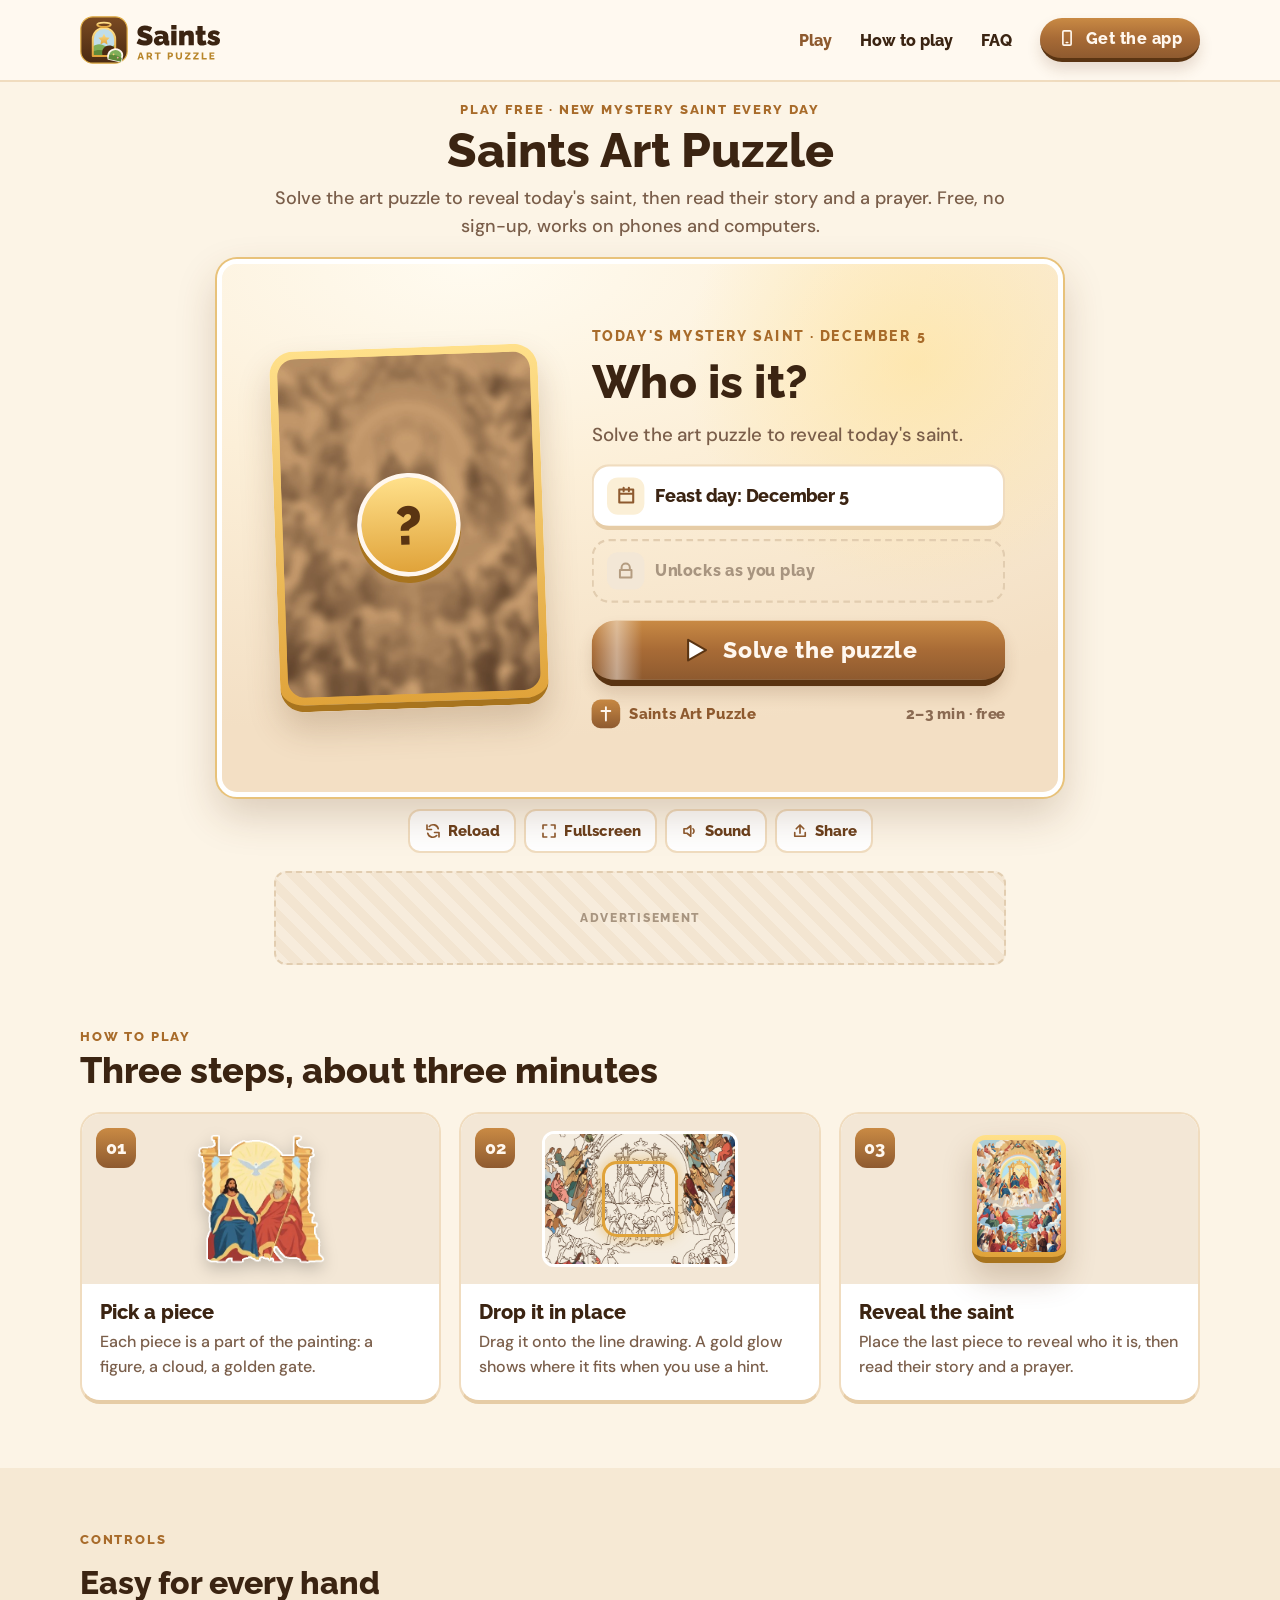
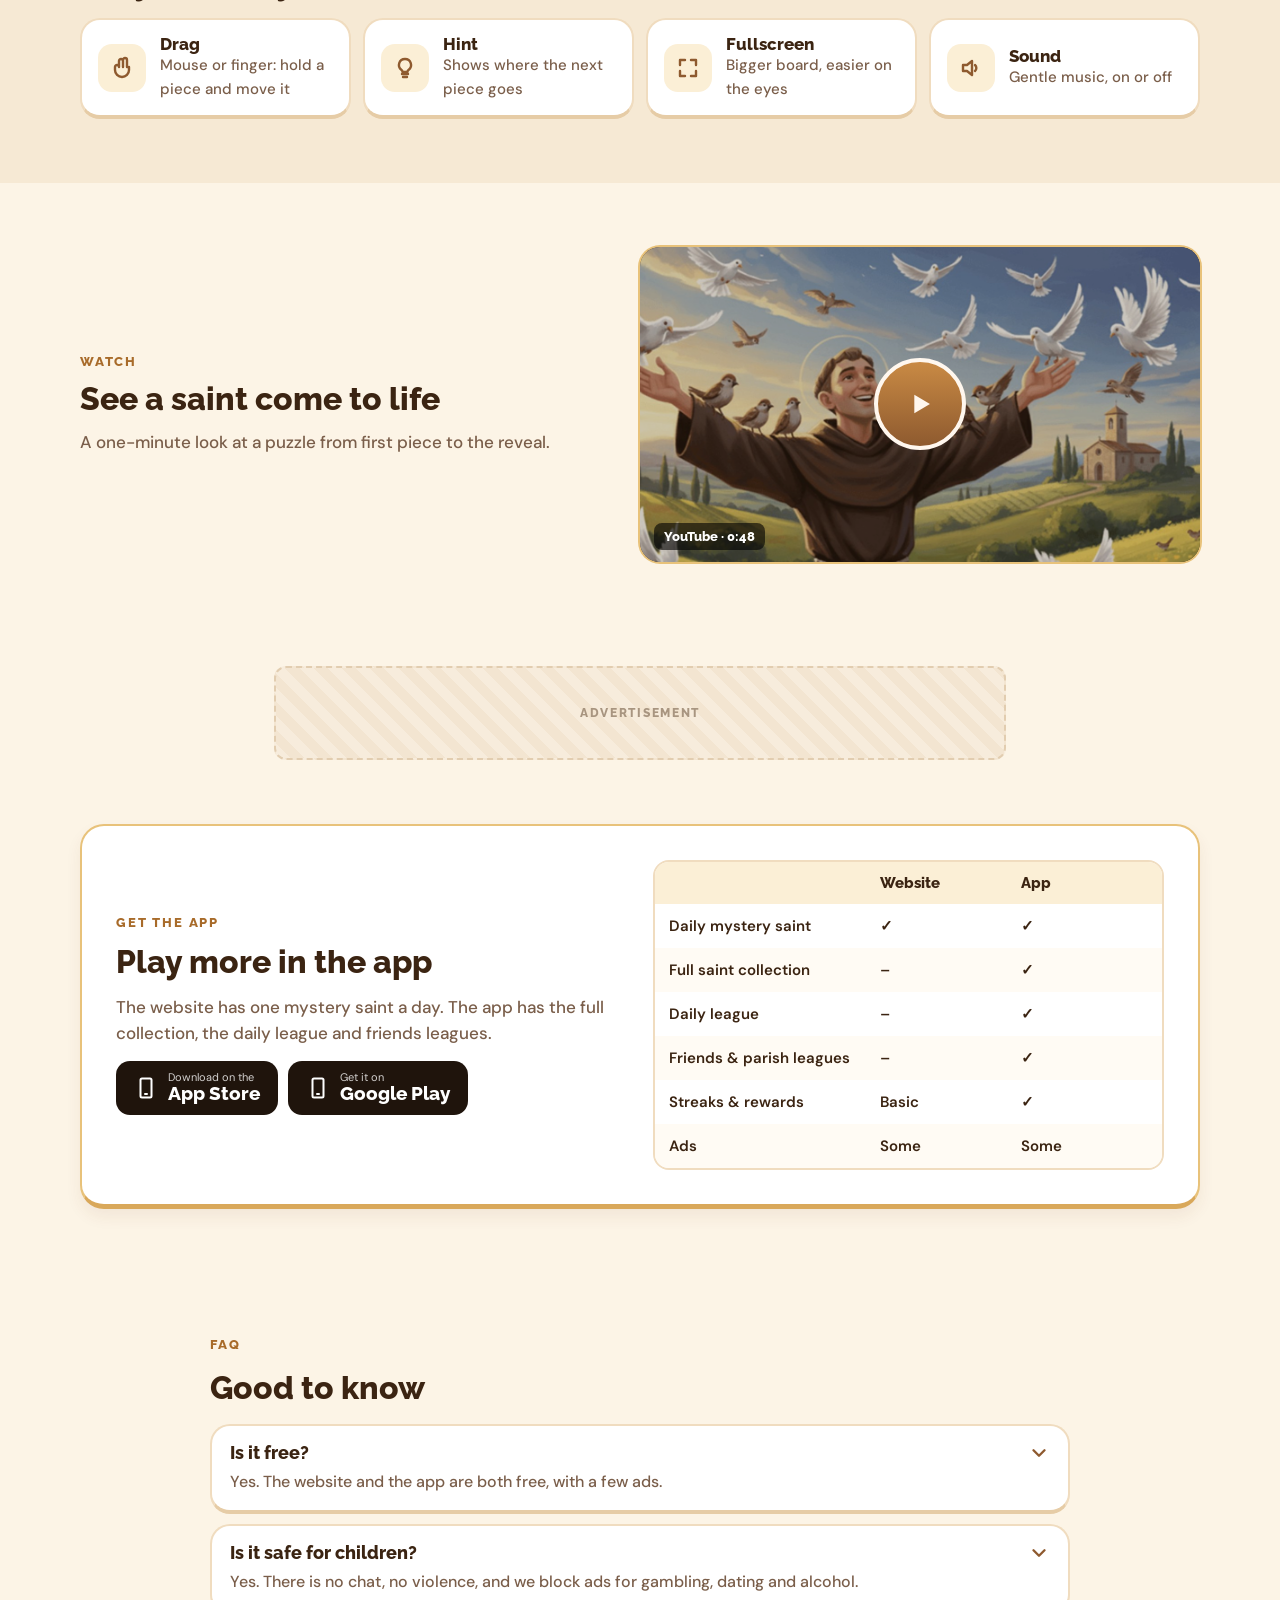
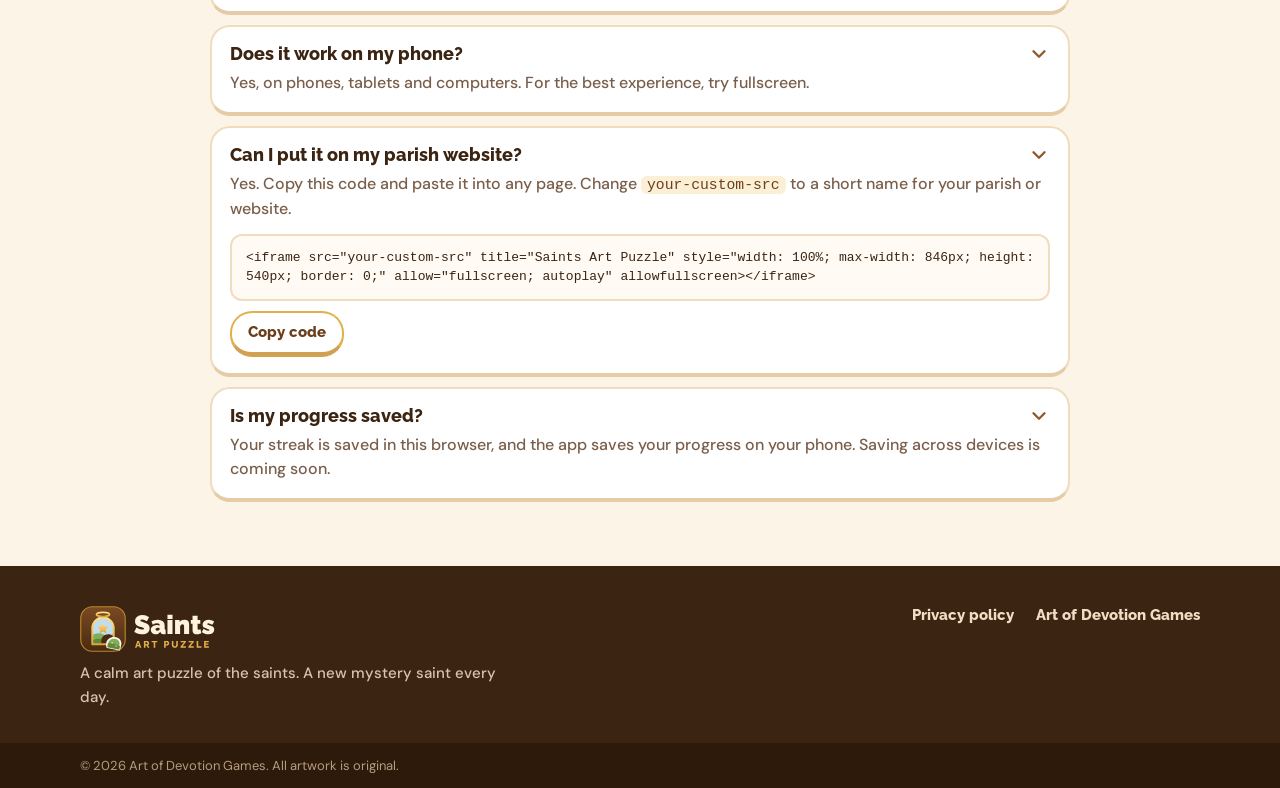
<file: index.html>
<!doctype html>
<html lang="en">
<head>
  <meta charset="utf-8">
  <meta name="viewport" content="width=device-width, initial-scale=1">
  <title>Saints Art Puzzle · A new mystery saint every day</title>
  <meta name="description" content="Solve the art puzzle to reveal today's saint, then read their story and a prayer. Free, no sign-up, works on phones and computers.">
  <meta name="theme-color" content="#FFF9F0">
  <link rel="icon" href="assets/img/favicon.svg" type="image/svg+xml">

  <!-- Google AdSense. Ad units are filled in by js/main.js (data-adsense-slot on each .ad). -->
  <meta name="google-adsense-account" content="ca-pub-1717848471250551">
  <script async src="https://pagead2.googlesyndication.com/pagead/js/adsbygoogle.js?client=ca-pub-1717848471250551"
       crossorigin="anonymous"></script>
  
  <link rel="canonical" href="https://www.saintsartpuzzle.com/">

  <!-- Link previews (WhatsApp, Facebook, X, iMessage…). Image URLs must be absolute. -->
  <meta property="og:type" content="website">
  <meta property="og:site_name" content="Saints Art Puzzle">
  <meta property="og:url" content="https://www.saintsartpuzzle.com/">
  <meta property="og:title" content="Saints Art Puzzle">
  <meta property="og:description" content="Solve the art puzzle to reveal today's saint, then read their story and a prayer.">
  <meta property="og:image" content="https://www.saintsartpuzzle.com/assets/img/video-thumb.jpg">
  <meta property="og:image:width" content="1400">
  <meta property="og:image:height" content="701">
  <meta property="og:image:alt" content="A saint with outstretched arms surrounded by birds, from Saints Art Puzzle">
  <meta name="twitter:card" content="summary_large_image">

  <link rel="preconnect" href="https://fonts.googleapis.com">
  <link rel="preconnect" href="https://fonts.gstatic.com" crossorigin>
  <link rel="stylesheet" href="https://fonts.googleapis.com/css2?family=DM+Sans:wght@500;600;700;800&family=Raleway:wght@700;800;900&display=swap">
  <link rel="stylesheet" href="css/styles.css">
  <script src="js/main.js" defer></script>
</head>
<body>

<!-- Icon sprite. Paths copied from the design export. -->
<svg width="0" height="0" style="position:absolute" aria-hidden="true">
  <symbol id="i-phone" viewBox="0 0 24 24"><path d="M8 2.5h8a1.5 1.5 0 0 1 1.5 1.5v16a1.5 1.5 0 0 1-1.5 1.5H8A1.5 1.5 0 0 1 6.5 20V4A1.5 1.5 0 0 1 8 2.5zM11 18h2"/></symbol>
  <symbol id="i-calendar" viewBox="0 0 24 24"><path d="M4 5h16v15H4zM4 10h16M9 3v4M15 3v4"/></symbol>
  <symbol id="i-lock" viewBox="0 0 24 24"><path d="M7 11V8a5 5 0 0 1 10 0v3M5 11h14v9H5z"/></symbol>
  <symbol id="i-play-cta" viewBox="0 0 24 24"><path d="M7 4.5l13 7.5-13 7.5z" fill="#FFFFFF" stroke="#5A3412" stroke-width="1.5" stroke-linejoin="round"/></symbol>
  <symbol id="i-play" viewBox="0 0 24 24"><path d="M8 5.5l11 6.5-11 6.5z" fill="#FFF7EE" stroke="none"/></symbol>
  <symbol id="i-cross" viewBox="0 0 24 24"><path d="M12 3v18M6 8h12"/></symbol>
  <symbol id="i-reload" viewBox="0 0 24 24"><path d="M4 4v6h6M20 20v-6h-6M5 15a7 7 0 0 0 12 3M19 9A7 7 0 0 0 7 6"/></symbol>
  <symbol id="i-fullscreen" viewBox="0 0 24 24"><path d="M4 9V4h5M20 9V4h-5M4 15v5h5M20 15v5h-5"/></symbol>
  <symbol id="i-sound" viewBox="0 0 24 24"><path d="M4 9v6h4l5 4V5L8 9zM16 9a4 4 0 0 1 0 6"/></symbol>
  <symbol id="i-sound-off" viewBox="0 0 24 24"><path d="M4 9v6h4l5 4V5L8 9zM16.5 9.5l5 5M21.5 9.5l-5 5"/></symbol>
  <symbol id="i-share" viewBox="0 0 24 24"><path d="M12 15V4M7 9l5-5 5 5M5 14v5h14v-5"/></symbol>
  <symbol id="i-drag" viewBox="0 0 24 24"><path d="M9 11V5a2 2 0 0 1 4 0v6M13 10V4a2 2 0 0 1 4 0v7M9 11a2 2 0 0 0-4 0v3a7 7 0 0 0 14 0v-3"/></symbol>
  <symbol id="i-hint" viewBox="0 0 24 24"><path d="M9 18h6M10 21h4M12 3a6 6 0 0 0-3.5 10.9c.6.5 1 1.2 1 2.1h5c0-.9.4-1.6 1-2.1A6 6 0 0 0 12 3z"/></symbol>
  <symbol id="i-chevron" viewBox="0 0 24 24"><path d="M6 9l6 6 6-6"/></symbol>
  <symbol id="i-menu" viewBox="0 0 24 24"><path d="M4 7h16M4 12h16M4 17h16"/></symbol>
  <symbol id="i-close" viewBox="0 0 24 24"><path d="M6 6l12 12M18 6L6 18"/></symbol>
</svg>

<a class="skip-link" href="#play">Skip to the puzzle</a>

<header class="site-header">
  <div class="site-header__inner">
    <a class="site-header__logo" href="./" aria-label="Saints Art Puzzle home">
      <img src="assets/img/logo.svg" alt="Saints Art Puzzle" width="145" height="48">
    </a>

    <button class="menu-toggle" type="button" aria-expanded="false" aria-controls="site-nav" aria-label="Open menu">
      <svg class="icon" width="28" height="28"><use href="#i-menu"/></svg>
    </button>

    <nav class="site-nav" id="site-nav" aria-label="Main">
      <a class="site-nav__link is-current" href="#play">Play</a>
      <a class="site-nav__link" href="#how-to-play">How to play</a>
      <a class="site-nav__link" href="#faq">FAQ</a>
      <a class="btn btn--primary btn--sm" href="#get-the-app">
        <svg class="icon" width="18" height="18"><use href="#i-phone"/></svg>
        Get the app
      </a>
    </nav>
  </div>
</header>

<main>
  <!-- ============ HERO / GAME ============ -->
  <div class="hero" id="play">
    <div class="hero__intro">
      <p class="eyebrow">PLAY FREE · NEW MYSTERY SAINT EVERY DAY</p>
      <h1 class="hero__title">Saints Art Puzzle</h1>
      <p class="hero__lede">Solve the art puzzle to reveal today's saint, then read their story and a prayer. Free, no sign-up, works on phones and computers.</p>
    </div>

    <div class="game">
      <!--
        GAME EMBED: set data-game-src to the game's URL.
        The iframe is only created when the player presses "Solve the puzzle".
      -->
      <div class="game__frame" id="game-frame" data-game-src="https://play.saintsartpuzzle.com/?partner=main">
        <div class="launcher" id="launcher">
          <div class="launcher__glow" aria-hidden="true"></div>
          <div class="launcher__body">
            <div class="launcher__art">
              <div class="launcher__art-inner">
                <img src="assets/img/mystery-saint.jpg" alt="Hidden saint" width="230" height="308">
                <span class="launcher__q" aria-hidden="true">?</span>
              </div>
            </div>

            <div class="launcher__info">
              <p class="launcher__eyebrow">TODAY'S MYSTERY SAINT · <span data-date="long-upper">NOVEMBER 1</span></p>
              <h2 class="launcher__title">Who is it?</h2>
              <p class="launcher__desc launcher__desc--desktop">Solve the art puzzle to reveal today's saint.</p>
              <p class="launcher__desc launcher__desc--mobile">Today's mystery saint · <span data-date="short">Nov 1</span></p>

              <div class="launcher__rows">
                <div class="launcher__row">
                  <span class="launcher__row-icon"><svg class="icon icon--b24" width="19" height="19"><use href="#i-calendar"/></svg></span>
                  <span>Feast day: <span data-date="long">November 1</span></span>
                </div>
                <div class="launcher__row launcher__row--locked">
                  <span class="launcher__row-icon"><svg class="icon icon--b24" width="18" height="18"><use href="#i-lock"/></svg></span>
                  Unlocks as you play
                </div>
              </div>

              <button class="btn btn--primary btn--cta" type="button" data-action="start">
                <span class="btn__shine" aria-hidden="true"></span>
                <svg class="icon" width="30" height="30"><use href="#i-play-cta"/></svg>
                Solve the puzzle
              </button>

              <div class="launcher__brand">
                <span class="launcher__brand-name">
                  <span class="launcher__brand-mark"><svg class="icon icon--b26" width="16" height="16"><use href="#i-cross"/></svg></span>
                  Saints Art Puzzle
                </span>
                <span class="launcher__brand-meta">2–3 min · free</span>
              </div>
            </div>
          </div>
        </div>

        <button class="game__exit" type="button" data-action="exit-fullscreen" aria-label="Exit fullscreen">
          <svg class="icon icon--b24" width="22" height="22"><use href="#i-close"/></svg>
        </button>
      </div>

      <div class="game__tools">
        <button class="tool tool--desktop" type="button" data-action="reload">
          <svg class="icon" width="18" height="18"><use href="#i-reload"/></svg>Reload
        </button>
        <button class="tool" type="button" data-action="fullscreen">
          <svg class="icon" width="18" height="18"><use href="#i-fullscreen"/></svg>Fullscreen
        </button>
        <button class="tool tool--desktop" type="button" data-action="sound" aria-pressed="true">
          <svg class="icon" width="18" height="18"><use href="#i-sound"/></svg>Sound
        </button>
        <button class="tool" type="button" data-action="share">
          <svg class="icon" width="18" height="18"><use href="#i-share"/></svg>Share
        </button>
      </div>
    </div>

    <div class="ad ad--hero-bottom" data-ad-slot="hero-bottom" data-adsense-slot="4290111015" aria-hidden="true">ADVERTISEMENT</div>
  </div>

  <!-- ============ HOW TO PLAY ============ -->
  <section class="section" id="how-to-play" aria-labelledby="how-title">
    <div class="container stack-22">
      <div class="section__head">
        <p class="eyebrow">HOW TO PLAY</p>
        <h2 class="h2 h2--lg" id="how-title">Three steps, about three minutes</h2>
      </div>

      <ol class="steps">
        <li class="card step">
          <div class="step__media">
            <img class="step__piece" src="assets/img/puzzle-piece.png" alt="" width="128" height="130">
            <span class="step__num">01</span>
          </div>
          <div class="step__body">
            <h3 class="step__title">Pick a piece</h3>
            <p class="body-text">Each piece is a part of the painting: a figure, a cloud, a golden gate.</p>
          </div>
        </li>
        <li class="card step">
          <div class="step__media">
            <div class="step__board">
              <img src="assets/img/puzzle-board.jpg" alt="" width="190" height="254">
              <span class="step__hint" aria-hidden="true"></span>
            </div>
            <span class="step__num">02</span>
          </div>
          <div class="step__body">
            <h3 class="step__title">Drop it in place</h3>
            <p class="body-text">Drag it onto the line drawing. A gold glow shows where it fits when you use a hint.</p>
          </div>
        </li>
        <li class="card step">
          <div class="step__media">
            <div class="step__reveal">
              <img src="assets/img/revealed-saint.jpg" alt="" width="84" height="112">
            </div>
            <span class="step__num">03</span>
          </div>
          <div class="step__body">
            <h3 class="step__title">Reveal the saint</h3>
            <p class="body-text">Place the last piece to reveal who it is, then read their story and a prayer.</p>
          </div>
        </li>
      </ol>
    </div>
  </section>

  <!-- ============ CONTROLS ============ -->
  <section class="section section--band" aria-labelledby="controls-title">
    <div class="container stack-18">
      <p class="eyebrow">CONTROLS</p>
      <h2 class="h2" id="controls-title">Easy for every hand</h2>

      <ul class="controls">
        <li class="card control">
          <span class="control__icon"><svg class="icon icon--b24" width="24" height="24"><use href="#i-drag"/></svg></span>
          <div>
            <h3 class="control__title">Drag</h3>
            <p class="body-text body-text--sm">Mouse or finger: hold a piece and move it</p>
          </div>
        </li>
        <li class="card control">
          <span class="control__icon"><svg class="icon icon--b24" width="24" height="24"><use href="#i-hint"/></svg></span>
          <div>
            <h3 class="control__title">Hint</h3>
            <p class="body-text body-text--sm">Shows where the next piece goes</p>
          </div>
        </li>
        <li class="card control">
          <span class="control__icon"><svg class="icon icon--b24" width="24" height="24"><use href="#i-fullscreen"/></svg></span>
          <div>
            <h3 class="control__title">Fullscreen</h3>
            <p class="body-text body-text--sm">Bigger board, easier on the eyes</p>
          </div>
        </li>
        <li class="card control">
          <span class="control__icon"><svg class="icon icon--b24" width="24" height="24"><use href="#i-sound"/></svg></span>
          <div>
            <h3 class="control__title">Sound</h3>
            <p class="body-text body-text--sm">Gentle music, on or off</p>
          </div>
        </li>
      </ul>
    </div>
  </section>

  <!-- ============ WATCH ============ -->
  <section class="section" aria-labelledby="watch-title">
    <div class="container watch">
      <div class="watch__text">
        <p class="eyebrow">WATCH</p>
        <h2 class="h2" id="watch-title">See a saint come to life</h2>
        <p class="body-text body-text--lg">A one-minute look at a puzzle from first piece to the reveal.</p>
      </div>

      <!-- VIDEO: set data-youtube-id to the YouTube video ID. -->
      <div class="video" data-youtube-id="VvGfXa8Ahf0">
        <button class="video__poster" type="button" data-action="play-video" aria-label="Play video: how to play Saints Art Puzzle">
          <img src="assets/img/video-thumb.jpg" alt="" width="560" height="315" loading="lazy">
          <span class="video__shade" aria-hidden="true"></span>
          <span class="video__play" aria-hidden="true"><svg class="icon" width="34" height="34"><use href="#i-play"/></svg></span>
          <span class="video__badge">YouTube · 0:48</span>
        </button>
      </div>
    </div>
  </section>

  <div class="ad-wrap">
    <div class="ad ad--mid" data-ad-slot="mid" data-adsense-slot="8030045473" aria-hidden="true">ADVERTISEMENT</div>
  </div>

  <!-- ============ GET THE APP ============ -->
  <section class="section" id="get-the-app" aria-labelledby="app-title">
    <div class="container">
      <div class="app-card">
        <div class="app-card__text">
          <p class="eyebrow">GET THE APP</p>
          <h2 class="h2" id="app-title">Play more in the app</h2>
          <p class="body-text body-text--lg">The website has one mystery saint a day. The app has the full collection, the daily league and friends leagues.</p>
          <div class="stores">
            <a class="store" href="https://apps.apple.com/us/app/saints-art-puzzle/id6759738917" target="_blank" rel="noopener">
              <svg class="icon" width="24" height="24"><use href="#i-phone"/></svg>
              <span class="store__label"><span class="store__small">Download on the</span><span class="store__big">App Store</span></span>
            </a>
            <a class="store" href="https://play.google.com/store/apps/details?id=com.artofdevotiongames.saintsartpuzzle" target="_blank" rel="noopener">
              <svg class="icon" width="24" height="24"><use href="#i-phone"/></svg>
              <span class="store__label"><span class="store__small">Get it on</span><span class="store__big">Google Play</span></span>
            </a>
          </div>
        </div>

        <table class="compare">
          <caption class="visually-hidden">Website compared with the app</caption>
          <thead>
            <tr><td></td><th scope="col">Website</th><th scope="col">App</th></tr>
          </thead>
          <tbody>
            <tr><th scope="row">Daily mystery saint</th><td><span aria-hidden="true">✓</span><span class="visually-hidden">Yes</span></td><td><span aria-hidden="true">✓</span><span class="visually-hidden">Yes</span></td></tr>
            <tr><th scope="row">Full saint collection</th><td><span aria-hidden="true">–</span><span class="visually-hidden">No</span></td><td><span aria-hidden="true">✓</span><span class="visually-hidden">Yes</span></td></tr>
            <tr><th scope="row">Daily league</th><td><span aria-hidden="true">–</span><span class="visually-hidden">No</span></td><td><span aria-hidden="true">✓</span><span class="visually-hidden">Yes</span></td></tr>
            <tr><th scope="row">Friends &amp; parish leagues</th><td><span aria-hidden="true">–</span><span class="visually-hidden">No</span></td><td><span aria-hidden="true">✓</span><span class="visually-hidden">Yes</span></td></tr>
            <tr><th scope="row">Streaks &amp; rewards</th><td>Basic</td><td><span aria-hidden="true">✓</span><span class="visually-hidden">Yes</span></td></tr>
            <tr><th scope="row">Ads</th><td>Some</td><td>Some</td></tr>
          </tbody>
        </table>
      </div>
    </div>
  </section>

  <!-- ============ FAQ ============ -->
  <section class="section" id="faq" aria-labelledby="faq-title">
    <div class="container container--narrow stack-18">
      <p class="eyebrow">FAQ</p>
      <h2 class="h2" id="faq-title">Good to know</h2>

      <div class="faq">
        <details class="card faq__item" open>
          <summary>Is it free?<svg class="icon icon--b26" width="22" height="22"><use href="#i-chevron"/></svg></summary>
          <p class="body-text">Yes. The website and the app are both free, with a few ads.</p>
        </details>
        <details class="card faq__item" open>
          <summary>Is it safe for children?<svg class="icon icon--b26" width="22" height="22"><use href="#i-chevron"/></svg></summary>
          <p class="body-text">Yes. There is no chat, no violence, and we block ads for gambling, dating and alcohol.</p>
        </details>
        <details class="card faq__item" open>
          <summary>Does it work on my phone?<svg class="icon icon--b26" width="22" height="22"><use href="#i-chevron"/></svg></summary>
          <p class="body-text">Yes, on phones, tablets and computers. For the best experience, try fullscreen.</p>
        </details>
        <details class="card faq__item" open>
          <summary>Can I put it on my parish website?<svg class="icon icon--b26" width="22" height="22"><use href="#i-chevron"/></svg></summary>
          <p class="body-text">Yes. Copy this code and paste it into any page. Change <code>your-custom-src</code> to a short name for your parish or website.</p>
          <div class="embed">
            <pre class="embed__code" id="embed-code"><code>&lt;iframe src="your-custom-src" title="Saints Art Puzzle" style="width: 100%; max-width: 846px; height: 540px; border: 0;" allow="fullscreen; autoplay" allowfullscreen&gt;&lt;/iframe&gt;</code></pre>
            <button class="btn btn--outline embed__copy" type="button" data-action="copy-embed">Copy code</button>
          </div>
        </details>
        <details class="card faq__item" open>
          <summary>Is my progress saved?<svg class="icon icon--b26" width="22" height="22"><use href="#i-chevron"/></svg></summary>
          <p class="body-text">Your streak is saved in this browser, and the app saves your progress on your phone. Saving across devices is coming soon.</p>
        </details>
      </div>
    </div>
  </section>
</main>

<footer class="site-footer">
  <div class="container site-footer__inner">
    <div class="site-footer__brand">
      <img src="assets/img/logo-dark.svg" alt="Saints Art Puzzle" width="139" height="46" loading="lazy">
      <p>A calm art puzzle of the saints. A new mystery saint every day.</p>
    </div>
    <nav class="site-footer__links" aria-label="Footer">
      <a href="privacy.html">Privacy policy</a>
      <a href="https://www.artofdevotiongames.com/" target="_blank" rel="noopener">Art of Devotion Games</a>
    </nav>
  </div>
  <div class="site-footer__legal">
    <div class="container">© <span data-year>2026</span> Art of Devotion Games. All artwork is original.</div>
  </div>
</footer>

<div class="toast" id="toast" role="status" aria-live="polite"></div>

</body>
</html>
</file>
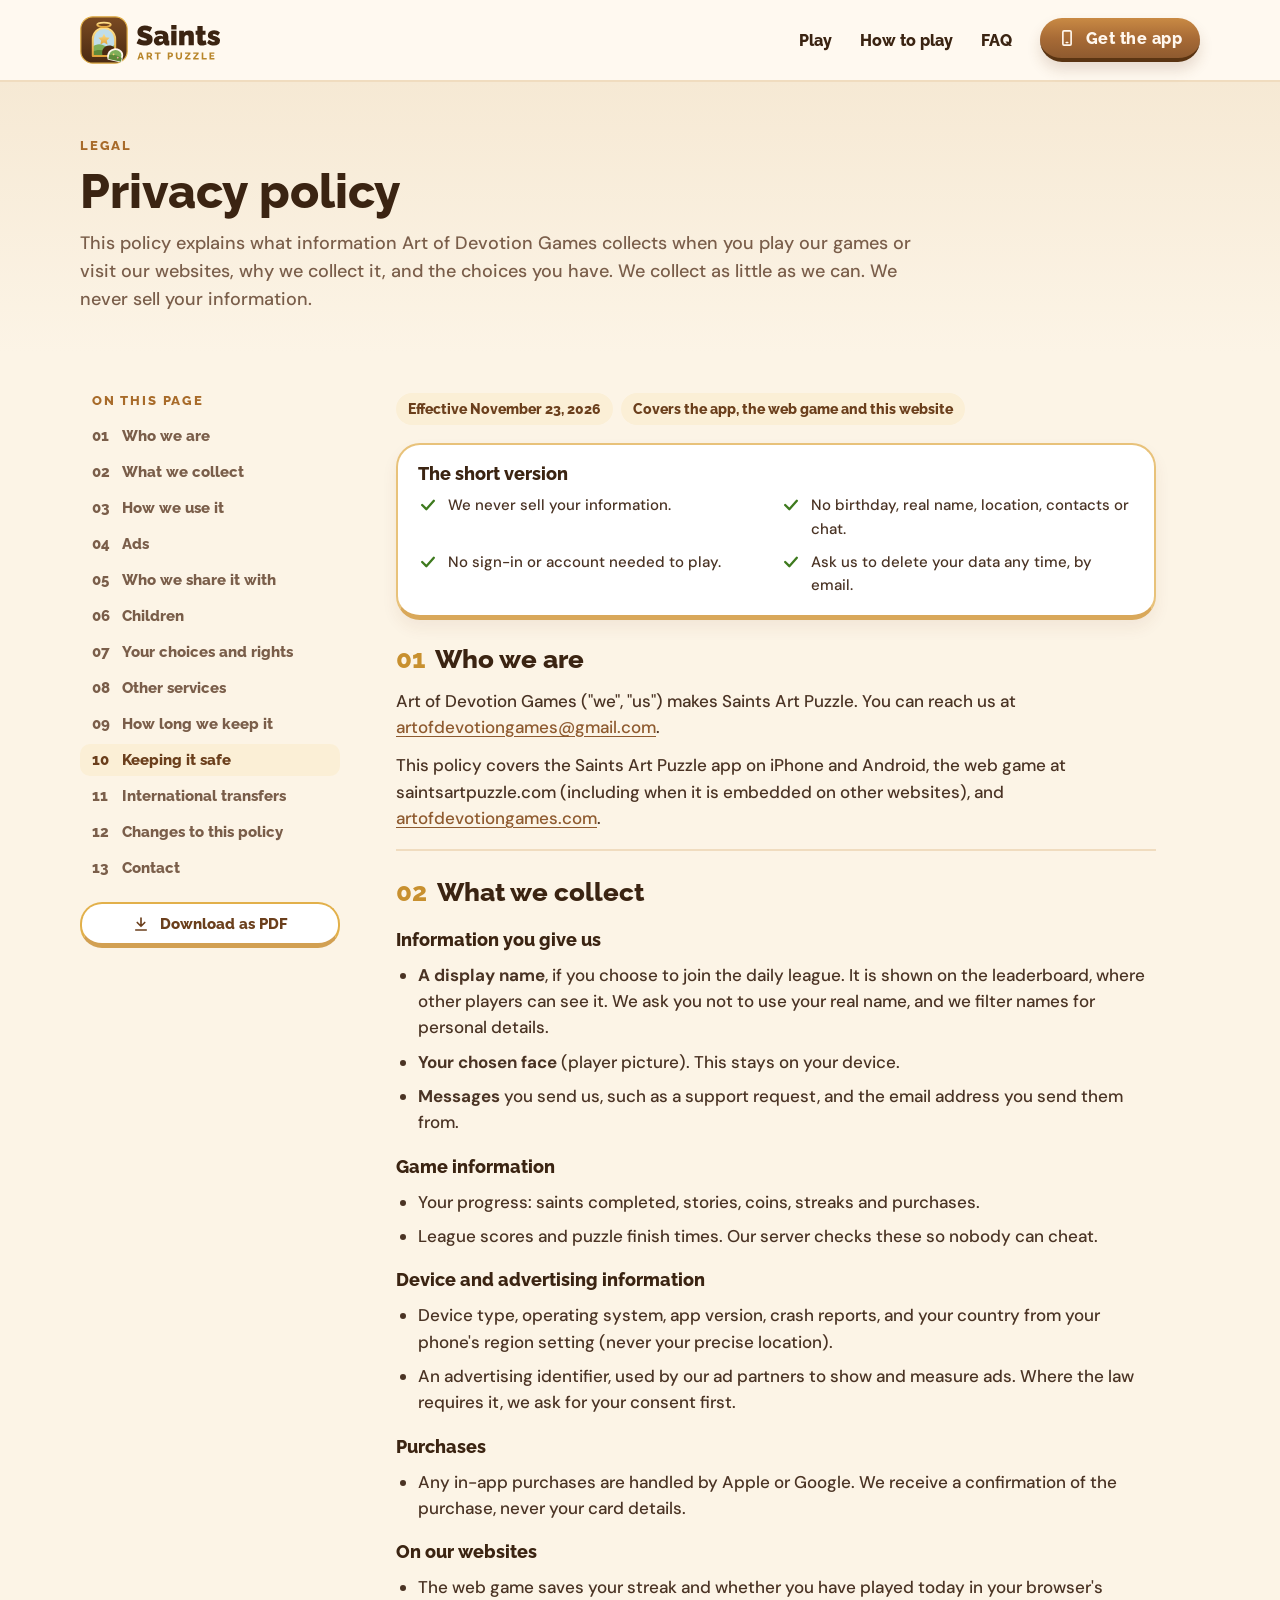
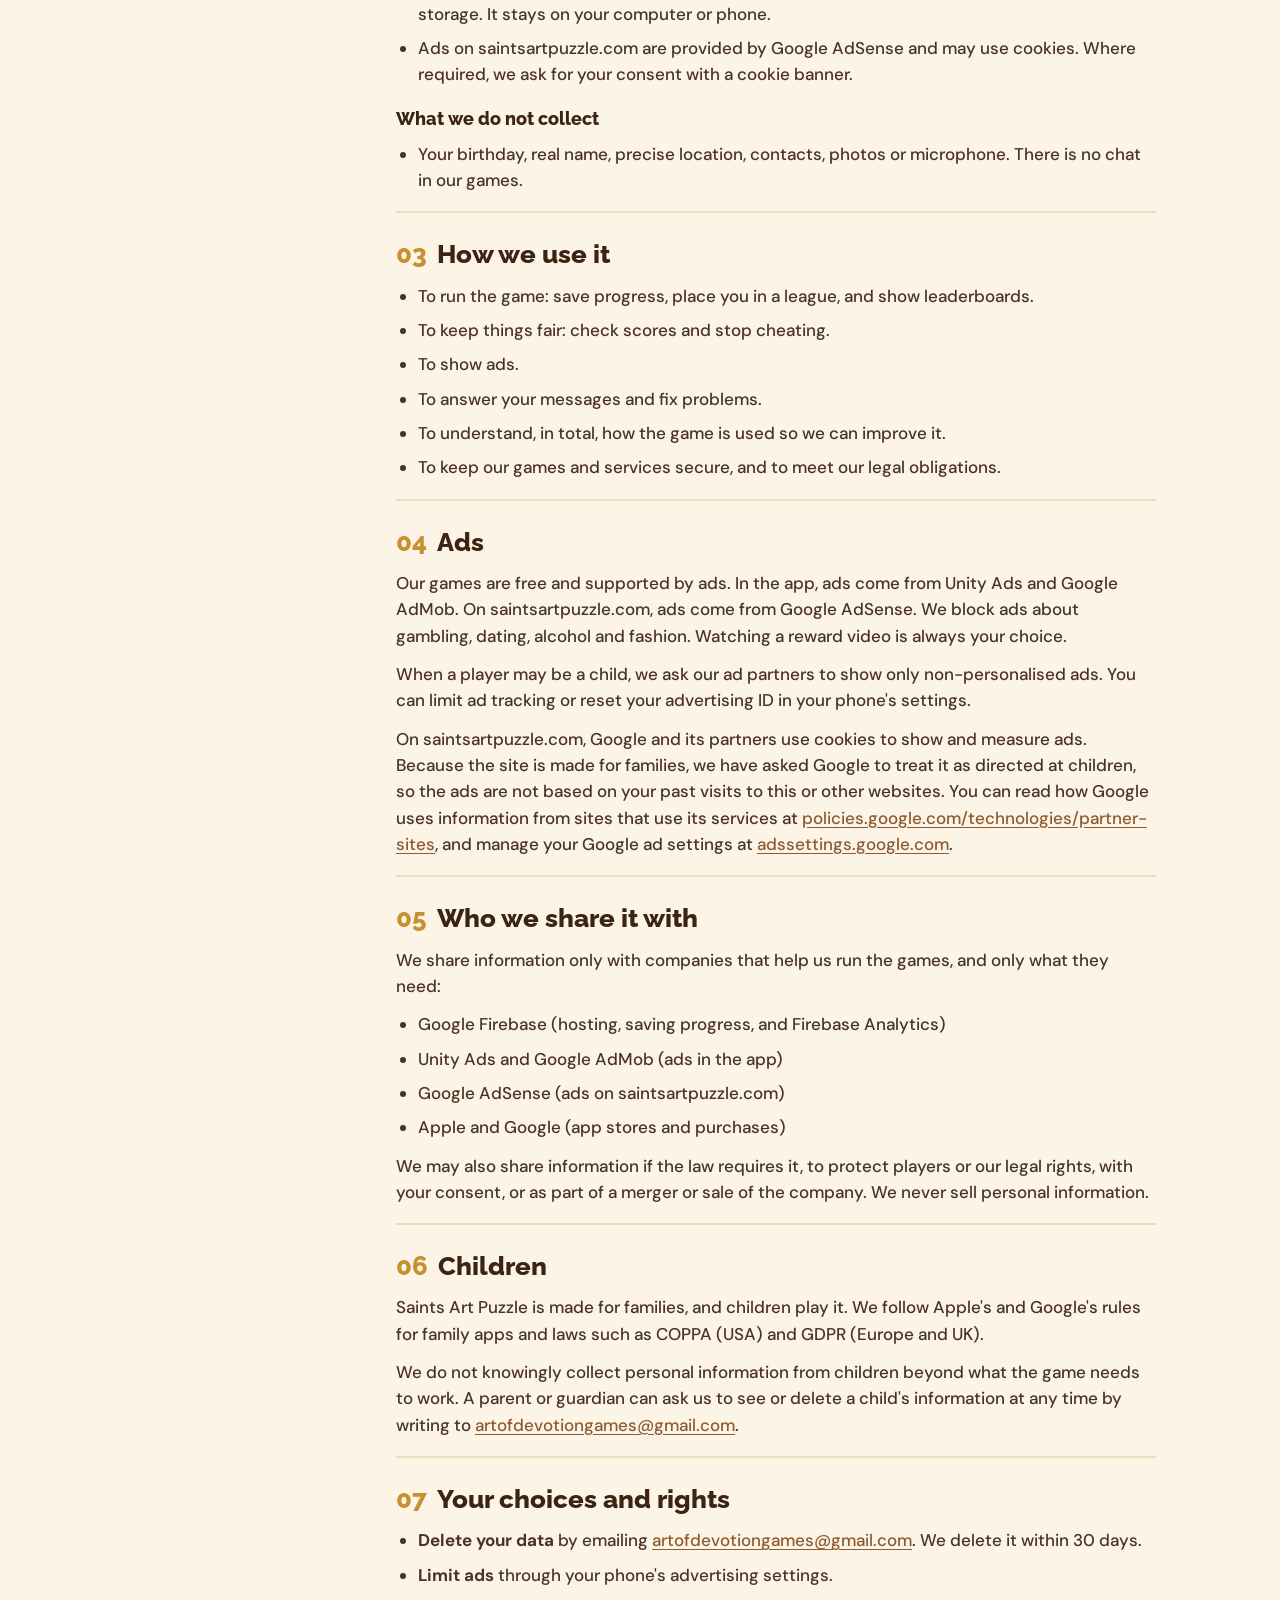
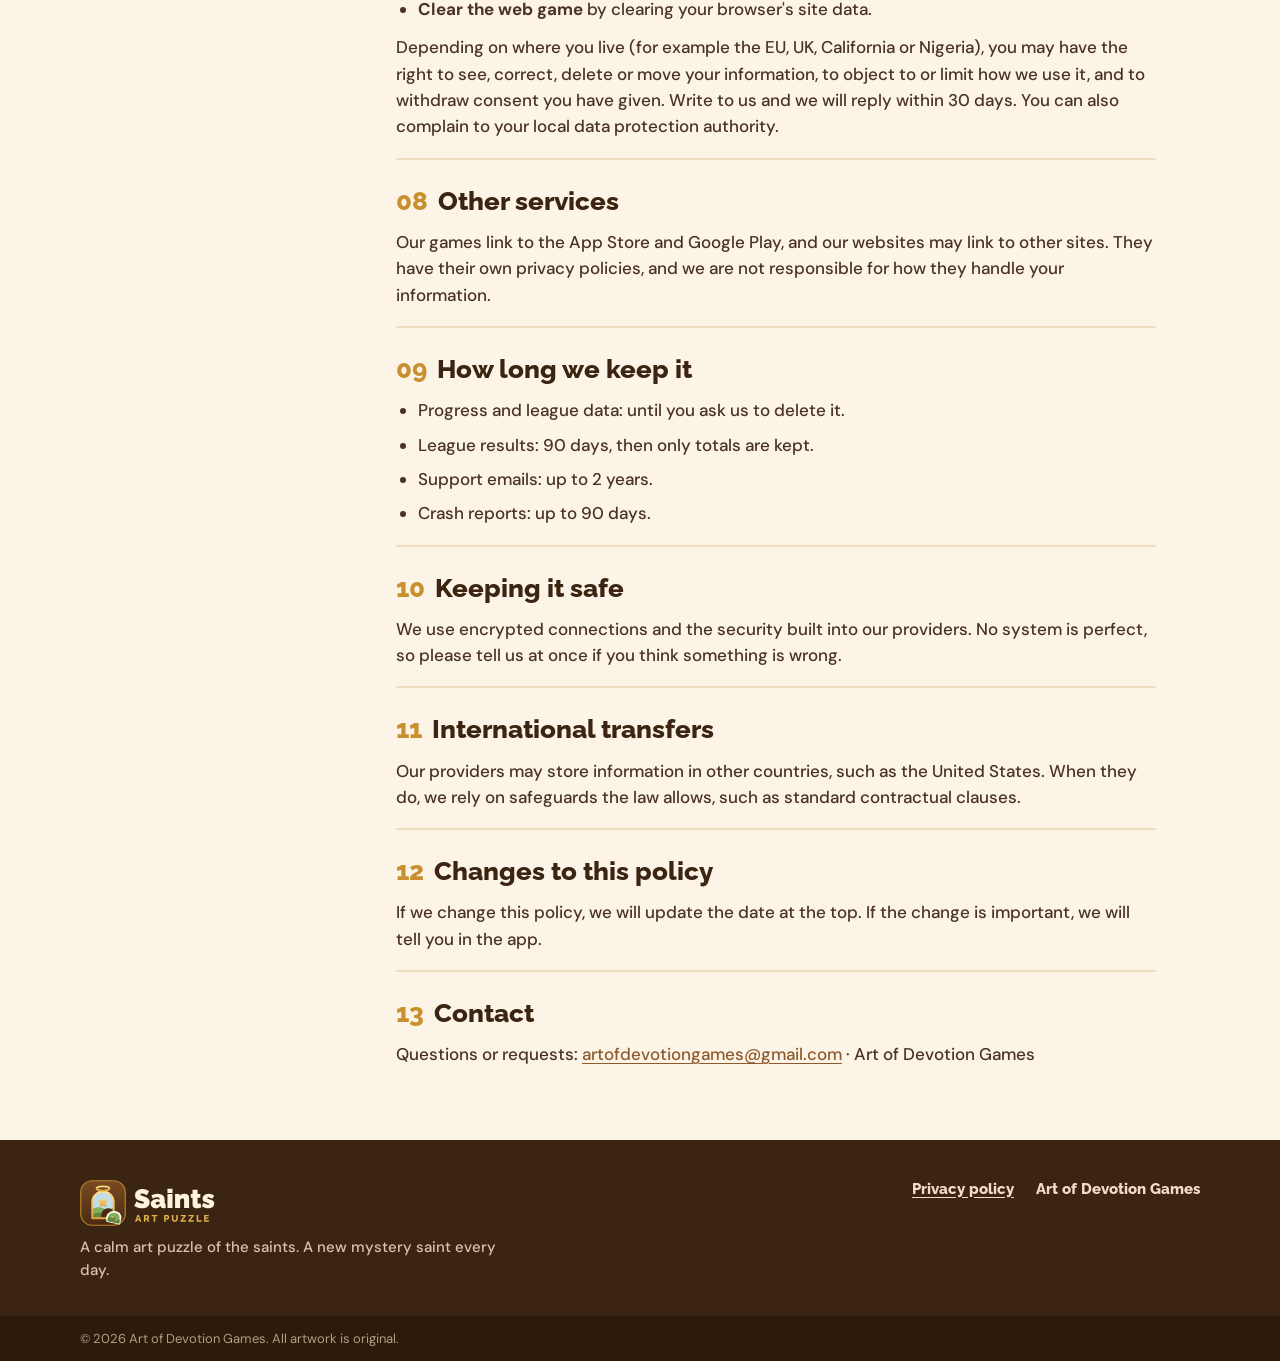
<file: privacy.html>
<!doctype html>
<html lang="en">
<head>
  <meta charset="utf-8">
  <meta name="viewport" content="width=device-width, initial-scale=1">
  <title>Privacy policy · Saints Art Puzzle</title>
  <meta name="description" content="What information Saints Art Puzzle and Art of Devotion Games collect, why, and the choices you have. We never sell your information.">
  <meta name="theme-color" content="#FFF9F0">
  <link rel="icon" href="assets/img/favicon.svg" type="image/svg+xml">
  <link rel="canonical" href="https://www.saintsartpuzzle.com/privacy.html">

  <meta property="og:type" content="website">
  <meta property="og:site_name" content="Saints Art Puzzle">
  <meta property="og:url" content="https://www.saintsartpuzzle.com/privacy.html">
  <meta property="og:title" content="Privacy policy · Saints Art Puzzle">
  <meta property="og:description" content="What we collect, why, and the choices you have. We never sell your information.">
  <meta property="og:image" content="https://www.saintsartpuzzle.com/assets/img/video-thumb.jpg">
  <meta property="og:image:width" content="1400">
  <meta property="og:image:height" content="701">
  <meta name="twitter:card" content="summary_large_image">

  <link rel="preconnect" href="https://fonts.googleapis.com">
  <link rel="preconnect" href="https://fonts.gstatic.com" crossorigin>
  <link rel="stylesheet" href="https://fonts.googleapis.com/css2?family=DM+Sans:wght@500;600;700;800&family=Raleway:wght@700;800;900&display=swap">
  <link rel="stylesheet" href="css/styles.css">
  <script src="js/main.js" defer></script>
</head>
<body>

<svg width="0" height="0" style="position:absolute" aria-hidden="true">
  <symbol id="i-phone" viewBox="0 0 24 24"><path d="M8 2.5h8a1.5 1.5 0 0 1 1.5 1.5v16a1.5 1.5 0 0 1-1.5 1.5H8A1.5 1.5 0 0 1 6.5 20V4A1.5 1.5 0 0 1 8 2.5zM11 18h2"/></symbol>
  <symbol id="i-check" viewBox="0 0 24 24"><path d="M5 12l5 5 9-10"/></symbol>
  <symbol id="i-download" viewBox="0 0 24 24"><path d="M12 4v11M7 10l5 5 5-5M5 20h14"/></symbol>
  <symbol id="i-menu" viewBox="0 0 24 24"><path d="M4 7h16M4 12h16M4 17h16"/></symbol>
  <symbol id="i-close" viewBox="0 0 24 24"><path d="M6 6l12 12M18 6L6 18"/></symbol>
</svg>

<a class="skip-link" href="#policy">Skip to the policy</a>

<header class="site-header">
  <div class="site-header__inner">
    <a class="site-header__logo" href="./" aria-label="Saints Art Puzzle home">
      <img src="assets/img/logo.svg" alt="Saints Art Puzzle" width="145" height="48">
    </a>

    <button class="menu-toggle" type="button" aria-expanded="false" aria-controls="site-nav" aria-label="Open menu">
      <svg class="icon" width="28" height="28"><use href="#i-menu"/></svg>
    </button>

    <nav class="site-nav" id="site-nav" aria-label="Main">
      <a class="site-nav__link" href="./#play">Play</a>
      <a class="site-nav__link" href="./#how-to-play">How to play</a>
      <a class="site-nav__link" href="./#faq">FAQ</a>
      <a class="btn btn--primary btn--sm" href="./#get-the-app">
        <svg class="icon" width="18" height="18"><use href="#i-phone"/></svg>
        Get the app
      </a>
    </nav>
  </div>
</header>

<main>
  <!-- ============ INTRO ============ -->
  <section class="legal-hero">
    <div class="legal-hero__inner">
      <p class="eyebrow">LEGAL</p>
      <h1 class="legal-hero__title">Privacy policy</h1>
      <p class="legal-hero__lede">This policy explains what information Art of Devotion Games collects when you play our games or visit our websites, why we collect it, and the choices you have. We collect as little as we can. We never sell your information.</p>
    </div>
  </section>

  <div class="legal">
    <!-- ============ TABLE OF CONTENTS ============ -->
    <aside class="toc" aria-label="On this page">
      <p class="eyebrow toc__title">ON THIS PAGE</p>
      <nav class="toc__links">
        <a href="#who"><span>01</span>Who we are</a>
        <a href="#collect"><span>02</span>What we collect</a>
        <a href="#use"><span>03</span>How we use it</a>
        <a href="#ads"><span>04</span>Ads</a>
        <a href="#share"><span>05</span>Who we share it with</a>
        <a href="#children"><span>06</span>Children</a>
        <a href="#choices"><span>07</span>Your choices and rights</a>
        <a href="#links"><span>08</span>Other services</a>
        <a href="#keep"><span>09</span>How long we keep it</a>
        <a href="#security"><span>10</span>Keeping it safe</a>
        <a href="#transfers"><span>11</span>International transfers</a>
        <a href="#changes"><span>12</span>Changes to this policy</a>
        <a href="#contact"><span>13</span>Contact</a>
      </nav>
      <button class="btn btn--outline toc__pdf" type="button" data-action="print">
        <svg class="icon" width="18" height="18"><use href="#i-download"/></svg>
        Download as PDF
      </button>
    </aside>

    <!-- ============ POLICY ============ -->
    <article class="policy" id="policy">
      <div class="policy__chips">
        <span class="chip">Effective November 23, 2026</span>
        <span class="chip">Covers the app, the web game and this website</span>
      </div>

      <div class="summary">
        <h2 class="summary__title">The short version</h2>
        <ul class="summary__list">
          <li><svg class="icon" width="20" height="20" aria-hidden="true"><use href="#i-check"/></svg>We never sell your information.</li>
          <li><svg class="icon" width="20" height="20" aria-hidden="true"><use href="#i-check"/></svg>No birthday, real name, location, contacts or chat.</li>
          <li><svg class="icon" width="20" height="20" aria-hidden="true"><use href="#i-check"/></svg>No sign-in or account needed to play.</li>
          <li><svg class="icon" width="20" height="20" aria-hidden="true"><use href="#i-check"/></svg>Ask us to delete your data any time, by email.</li>
        </ul>
      </div>

      <section class="policy__section" id="who">
        <h2><span>01</span>Who we are</h2>
        <p>Art of Devotion Games ("we", "us") makes Saints Art Puzzle. You can reach us at <a href="mailto:artofdevotiongames@gmail.com">artofdevotiongames@gmail.com</a>.</p>
        <p>This policy covers the Saints Art Puzzle app on iPhone and Android, the web game at saintsartpuzzle.com (including when it is embedded on other websites), and <a href="https://www.artofdevotiongames.com/" target="_blank" rel="noopener">artofdevotiongames.com</a>.</p>
      </section>

      <section class="policy__section" id="collect">
        <h2><span>02</span>What we collect</h2>

        <h3>Information you give us</h3>
        <ul>
          <li><b>A display name</b>, if you choose to join the daily league. It is shown on the leaderboard, where other players can see it. We ask you not to use your real name, and we filter names for personal details.</li>
          <li><b>Your chosen face</b> (player picture). This stays on your device.</li>
          <li><b>Messages</b> you send us, such as a support request, and the email address you send them from.</li>
        </ul>

        <h3>Game information</h3>
        <ul>
          <li>Your progress: saints completed, stories, coins, streaks and purchases.</li>
          <li>League scores and puzzle finish times. Our server checks these so nobody can cheat.</li>
        </ul>

        <h3>Device and advertising information</h3>
        <ul>
          <li>Device type, operating system, app version, crash reports, and your country from your phone's region setting (never your precise location).</li>
          <li>An advertising identifier, used by our ad partners to show and measure ads. Where the law requires it, we ask for your consent first.</li>
        </ul>

        <h3>Purchases</h3>
        <ul>
          <li>Any in-app purchases are handled by Apple or Google. We receive a confirmation of the purchase, never your card details.</li>
        </ul>

        <h3>On our websites</h3>
        <ul>
          <li>The web game saves your streak and whether you have played today in your browser's storage. It stays on your computer or phone.</li>
          <li>Ads on saintsartpuzzle.com are provided by Google AdSense and may use cookies. Where required, we ask for your consent with a cookie banner.</li>
        </ul>

        <h3>What we do not collect</h3>
        <ul>
          <li>Your birthday, real name, precise location, contacts, photos or microphone. There is no chat in our games.</li>
        </ul>
      </section>

      <section class="policy__section" id="use">
        <h2><span>03</span>How we use it</h2>
        <ul>
          <li>To run the game: save progress, place you in a league, and show leaderboards.</li>
          <li>To keep things fair: check scores and stop cheating.</li>
          <li>To show ads.</li>
          <li>To answer your messages and fix problems.</li>
          <li>To understand, in total, how the game is used so we can improve it.</li>
          <li>To keep our games and services secure, and to meet our legal obligations.</li>
        </ul>
      </section>

      <section class="policy__section" id="ads">
        <h2><span>04</span>Ads</h2>
        <p>Our games are free and supported by ads. In the app, ads come from Unity Ads and Google AdMob. On saintsartpuzzle.com, ads come from Google AdSense. We block ads about gambling, dating, alcohol and fashion. Watching a reward video is always your choice.</p>
        <p>When a player may be a child, we ask our ad partners to show only non-personalised ads. You can limit ad tracking or reset your advertising ID in your phone's settings.</p>
        <p>On saintsartpuzzle.com, Google and its partners use cookies to show and measure ads. Because the site is made for families, we have asked Google to treat it as directed at children, so the ads are not based on your past visits to this or other websites. You can read how Google uses information from sites that use its services at <a href="https://policies.google.com/technologies/partner-sites" target="_blank" rel="noopener">policies.google.com/technologies/partner-sites</a>, and manage your Google ad settings at <a href="https://adssettings.google.com" target="_blank" rel="noopener">adssettings.google.com</a>.</p>
      </section>

      <section class="policy__section" id="share">
        <h2><span>05</span>Who we share it with</h2>
        <p>We share information only with companies that help us run the games, and only what they need:</p>
        <ul>
          <li>Google Firebase (hosting, saving progress, and Firebase Analytics)</li>
          <li>Unity Ads and Google AdMob (ads in the app)</li>
          <li>Google AdSense (ads on saintsartpuzzle.com)</li>
          <li>Apple and Google (app stores and purchases)</li>
        </ul>
        <p>We may also share information if the law requires it, to protect players or our legal rights, with your consent, or as part of a merger or sale of the company. We never sell personal information.</p>
      </section>

      <section class="policy__section" id="children">
        <h2><span>06</span>Children</h2>
        <p>Saints Art Puzzle is made for families, and children play it. We follow Apple's and Google's rules for family apps and laws such as COPPA (USA) and GDPR (Europe and UK).</p>
        <p>We do not knowingly collect personal information from children beyond what the game needs to work. A parent or guardian can ask us to see or delete a child's information at any time by writing to <a href="mailto:artofdevotiongames@gmail.com">artofdevotiongames@gmail.com</a>.</p>
      </section>

      <section class="policy__section" id="choices">
        <h2><span>07</span>Your choices and rights</h2>
        <ul>
          <li><b>Delete your data</b> by emailing <a href="mailto:artofdevotiongames@gmail.com">artofdevotiongames@gmail.com</a>. We delete it within 30 days.</li>
          <li><b>Limit ads</b> through your phone's advertising settings.</li>
          <li><b>Clear the web game</b> by clearing your browser's site data.</li>
        </ul>
        <p>Depending on where you live (for example the EU, UK, California or Nigeria), you may have the right to see, correct, delete or move your information, to object to or limit how we use it, and to withdraw consent you have given. Write to us and we will reply within 30 days. You can also complain to your local data protection authority.</p>
      </section>

      <section class="policy__section" id="links">
        <h2><span>08</span>Other services</h2>
        <p>Our games link to the App Store and Google Play, and our websites may link to other sites. They have their own privacy policies, and we are not responsible for how they handle your information.</p>
      </section>

      <section class="policy__section" id="keep">
        <h2><span>09</span>How long we keep it</h2>
        <ul>
          <li>Progress and league data: until you ask us to delete it.</li>
          <li>League results: 90 days, then only totals are kept.</li>
          <li>Support emails: up to 2 years.</li>
          <li>Crash reports: up to 90 days.</li>
        </ul>
      </section>

      <section class="policy__section" id="security">
        <h2><span>10</span>Keeping it safe</h2>
        <p>We use encrypted connections and the security built into our providers. No system is perfect, so please tell us at once if you think something is wrong.</p>
      </section>

      <section class="policy__section" id="transfers">
        <h2><span>11</span>International transfers</h2>
        <p>Our providers may store information in other countries, such as the United States. When they do, we rely on safeguards the law allows, such as standard contractual clauses.</p>
      </section>

      <section class="policy__section" id="changes">
        <h2><span>12</span>Changes to this policy</h2>
        <p>If we change this policy, we will update the date at the top. If the change is important, we will tell you in the app.</p>
      </section>

      <section class="policy__section" id="contact">
        <h2><span>13</span>Contact</h2>
        <p>Questions or requests: <a href="mailto:artofdevotiongames@gmail.com">artofdevotiongames@gmail.com</a> · Art of Devotion Games</p>
      </section>
    </article>
  </div>
</main>

<footer class="site-footer">
  <div class="container site-footer__inner">
    <div class="site-footer__brand">
      <img src="assets/img/logo-dark.svg" alt="Saints Art Puzzle" width="139" height="46" loading="lazy">
      <p>A calm art puzzle of the saints. A new mystery saint every day.</p>
    </div>
    <nav class="site-footer__links" aria-label="Footer">
      <a href="privacy.html" aria-current="page">Privacy policy</a>
      <a href="https://www.artofdevotiongames.com/" target="_blank" rel="noopener">Art of Devotion Games</a>
    </nav>
  </div>
  <div class="site-footer__legal">
    <div class="container">© <span data-year>2026</span> Art of Devotion Games. All artwork is original.</div>
  </div>
</footer>

<div class="toast" id="toast" role="status" aria-live="polite"></div>

</body>
</html>
</file>
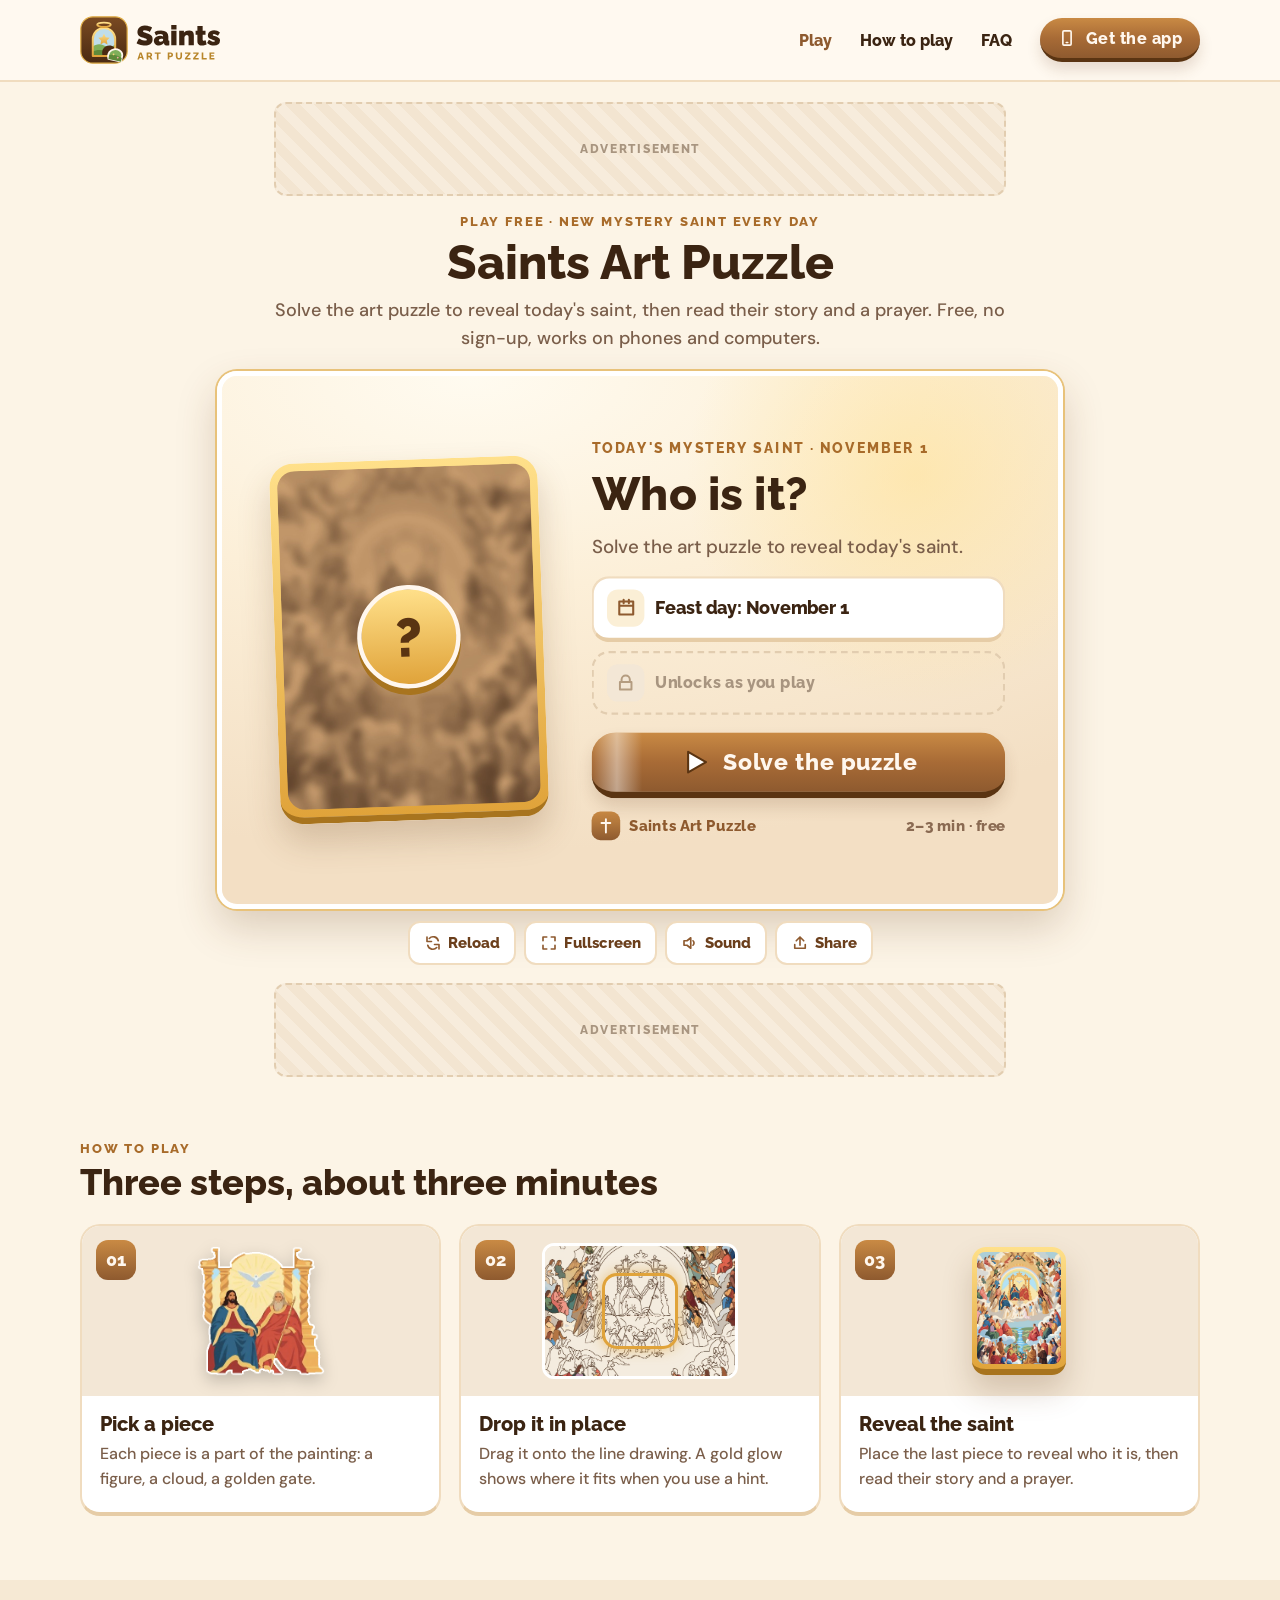
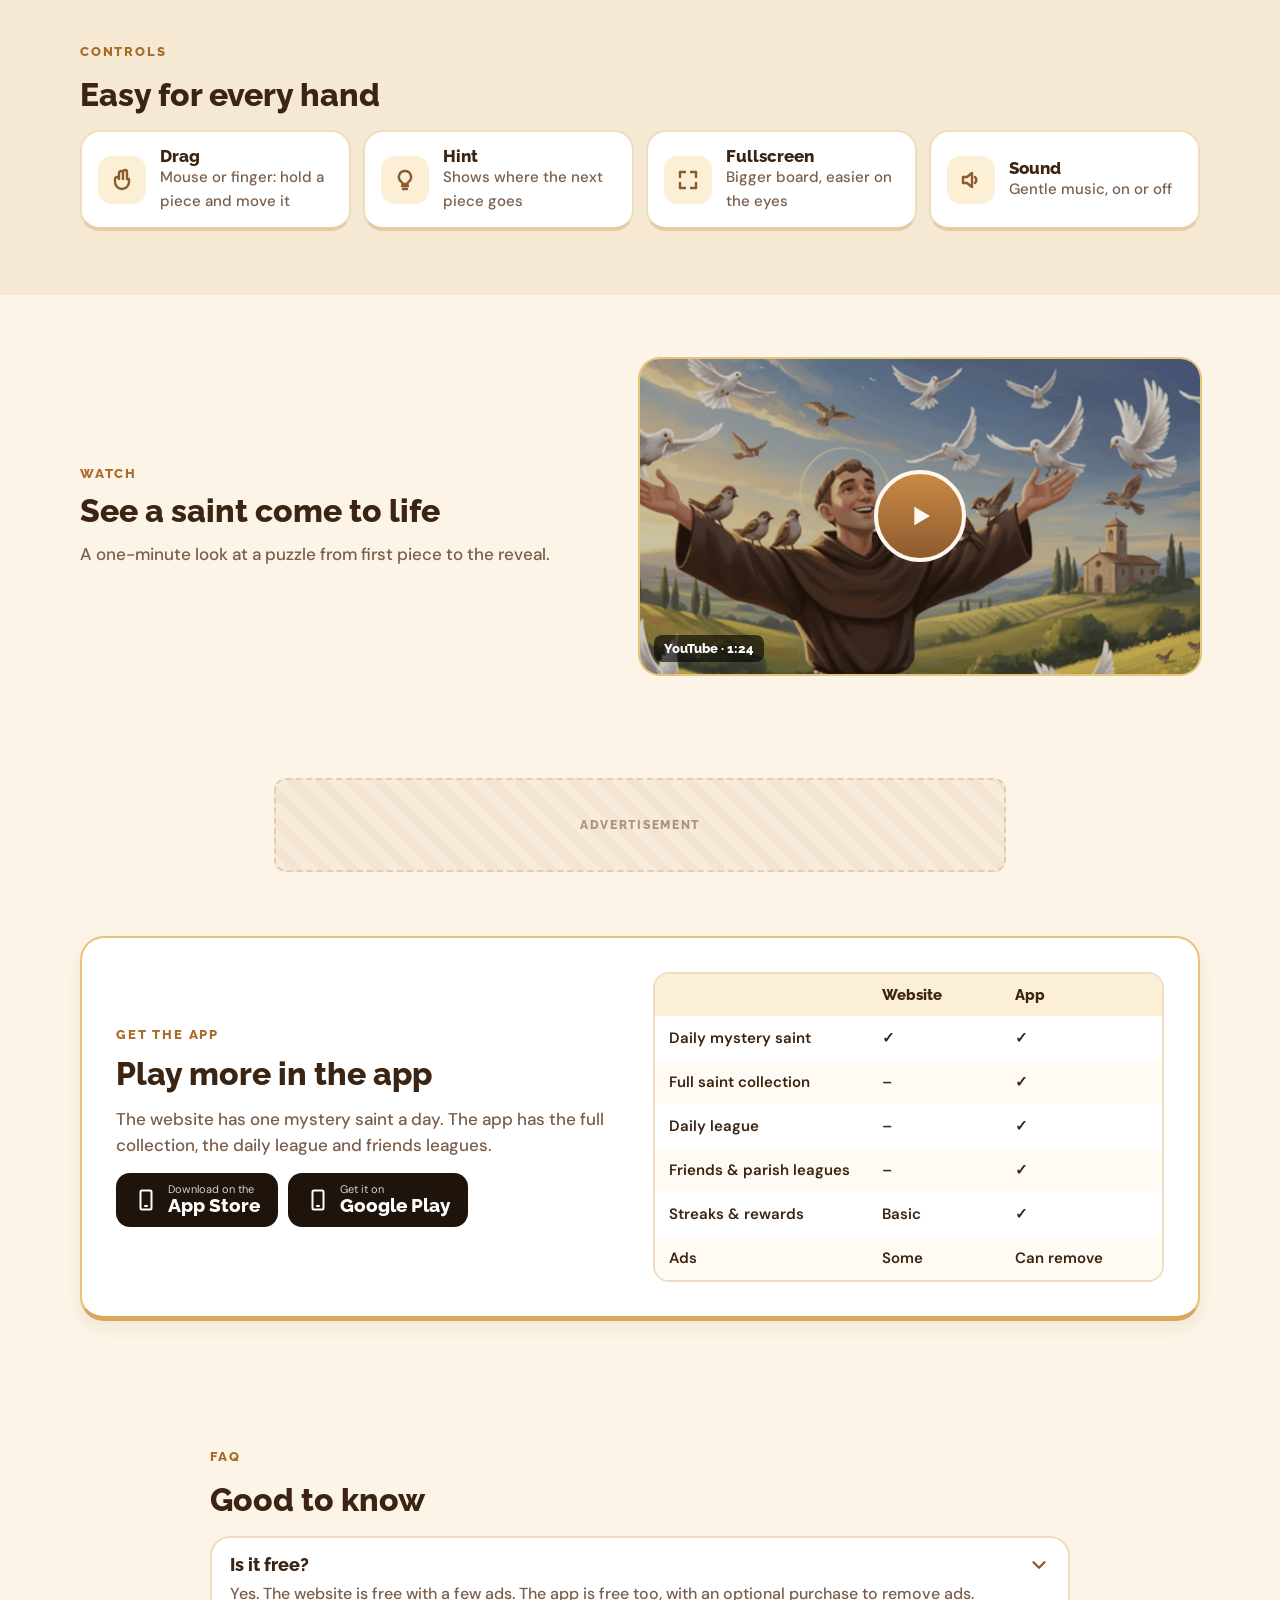
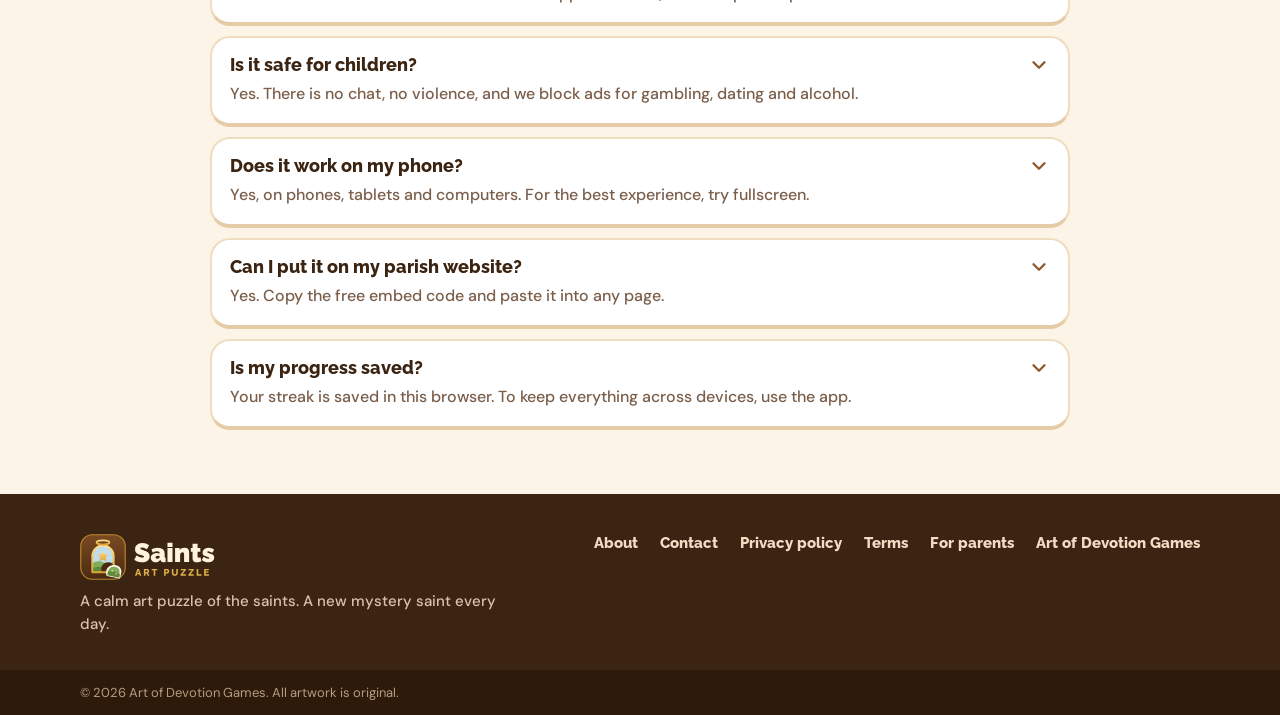
<file: design/saintsartpuzzle.com - computer-html/SiteGameD.dc.html>
<!doctype html>
<html lang="en">
<head>
<meta charset="utf-8">
<title>saintsartpuzzle.com · desktop</title>
<script src="./vendor/react.js"></script>
<script src="./vendor/react-dom.js"></script>
<script src="./support.js"></script>
</head>
<body>
<x-dc>
<helmet>
<link rel="stylesheet" href="https://fonts.googleapis.com/css2?family=Raleway:wght@700;800;900&amp;family=DM+Sans:wght@500;700;800&amp;display=swap">
<style>
body{margin:0}
a{color:#F7D48A}
@keyframes bRays{to{transform:translateX(-50%) rotate(360deg)}}
@keyframes bGlow{0%,100%{filter:drop-shadow(0 0 10px rgba(247,196,92,0.55))}50%{filter:drop-shadow(0 0 22px rgba(247,196,92,0.9))}}
@keyframes bBob{0%,100%{transform:translateY(0)}50%{transform:translateY(-5px)}}
@keyframes bPress{0%,100%{transform:translateY(0) scale(1)}50%{transform:translateY(-2px) scale(1.02)}}
@keyframes bShine{0%{transform:translateX(-150%) skewX(-20deg)}60%,100%{transform:translateX(650%) skewX(-20deg)}}
@keyframes bPulse{0%,100%{opacity:1}50%{opacity:0.35}}
@keyframes bTw{0%,100%{opacity:0;transform:scale(0.3) rotate(0)}50%{opacity:1;transform:scale(1) rotate(45deg)}}
@keyframes bRow{0%,100%{box-shadow:0 0 0 3px #F7D48A,0 0 18px rgba(247,196,92,0.45)}50%{box-shadow:0 0 0 3px #FFF1C9,0 0 30px rgba(247,196,92,0.85)}}
@keyframes bWiggle{0%,90%,100%{transform:rotate(0)}93%{transform:rotate(-8deg)}96%{transform:rotate(8deg)}}
.b-rays{animation:bRays 40s linear infinite}
.b-glow{animation:bGlow 2.6s ease-in-out infinite}
.b-bob{animation:bBob 2.4s ease-in-out infinite}
.b-press{animation:bPress 1.8s ease-in-out infinite}
.b-shine{animation:bShine 3s ease-in-out infinite}
.b-pulse{animation:bPulse 1.4s ease-in-out infinite}
.b-tw{animation:bTw 2.2s ease-in-out infinite}
.b-row{animation:bRow 2.2s ease-in-out infinite}
.b-wiggle{animation:bWiggle 3s ease-in-out infinite}
@keyframes bFlame{0%,100%{transform:scale(1) rotate(-1deg)}50%{transform:scale(1.07) rotate(1.5deg)}}
@keyframes bEmber{0%{transform:translateY(0);opacity:0}20%{opacity:1}100%{transform:translateY(-90px);opacity:0}}
@keyframes bFlip{0%,100%{transform:rotateY(0deg)}50%{transform:rotateY(180deg)}}
.b-flame{animation:bFlame 1.3s ease-in-out infinite;transform-origin:50% 85%}
.b-ember{animation:bEmber 2.4s ease-out infinite}
.b-flip{animation:bFlip 3s ease-in-out infinite}
@media (prefers-reduced-motion: reduce){.b-rays,.b-glow,.b-bob,.b-press,.b-shine,.b-pulse,.b-tw,.b-row,.b-wiggle,.b-flame,.b-ember,.b-flip{animation:none}}
a{color:inherit}
</style>
</helmet>
<div style="width: 1280px; min-height: 10px; box-sizing: border-box; overflow: hidden; background: #FCF4E6; color: #3B2412; font-family: 'DM Sans', sans-serif"><header style="position: relative; z-index: 2; display: flex; align-items: center; justify-content: space-between; padding: 16px 80px; background: #FFF9F0; border-bottom: 2px solid #F0DCBF"><svg role="img" aria-label="Saints Art Puzzle Horizontal" xmlns="http://www.w3.org/2000/svg" width="145" height="48" viewBox="0 0 387 128"><g transform="translate(0.00 0.00) scale(1.0667)"><defs><linearGradient id="lsaital-t" x1="0" y1="0" x2="0" y2="1"><stop offset="0" stop-color="#7A4A22"></stop><stop offset="1" stop-color="#4A2A12"></stop></linearGradient><linearGradient id="lsaital-g" x1="0" y1="0" x2="0" y2="1"><stop offset="0" stop-color="#FFE08A"></stop><stop offset="1" stop-color="#E0A33A"></stop></linearGradient><clipPath id="lsaital-a"><path d="M32 100V58a28 28 0 0 1 56 0v42z"></path></clipPath></defs><rect x="2" y="2" width="116" height="116" rx="30" fill="url(#lsaital-t)"></rect><rect x="2" y="2" width="116" height="116" rx="30" fill="none" stroke="#E2B04A" stroke-width="3"></rect><g clip-path="url(#lsaital-a)"><rect x="30" y="28" width="60" height="74" fill="#BFDDEA"></rect><path d="M30 78c10-8 20-9 30-4s20 4 30-4v32H30z" fill="#7FAF5A"></path><path d="M30 90c12-6 22-6 32-2s18 2 28-2v16H30z" fill="#5E8A3A"></path><path d="M60 44l4.4 9 9.8 1.4-7.1 6.9 1.7 9.8L60 66.4l-8.8 4.7 1.7-9.8-7.1-6.9 9.8-1.4z" fill="url(#lsaital-g)"></path><path d="M57 84c4-8 14-12 23-9 6 2 9 6 10 11v16H58c-3-5-3.5-12-1-18z" fill="#4A2A12"></path></g><path d="M32 100V58a28 28 0 0 1 56 0v42z" fill="none" stroke="url(#lsaital-g)" stroke-width="5" stroke-linejoin="round"></path><ellipse cx="60" cy="22" rx="17" ry="5.5" fill="none" stroke="url(#lsaital-g)" stroke-width="4.5"></ellipse><g transform="translate(15 9) rotate(12 74 92)"><path d="M57 84c4-8 14-12 23-9 6 2 9 6 10 11v16H58c-3-5-3.5-12-1-18z" fill="#7FAF5A" stroke="#FFF7EE" stroke-width="4.5" stroke-linejoin="round"></path><path d="M58 92c9-4 20-4 32 1v9H58c-.6-3.4-.6-6.8 0-10z" fill="#5E8A3A"></path><circle cx="68" cy="88" r="2.2" fill="#F7D27A"></circle><circle cx="80" cy="94" r="2.2" fill="#F3A8A0"></circle></g></g><path d="M186.334 42.628Q186.334 42.628 185.076 41.888000000000005Q183.81799999999998 41.148 181.74599999999998 40.223Q179.674 39.298 177.232 38.55800000000001Q174.79 37.818000000000005 172.422 37.818000000000005Q170.572 37.818000000000005 169.388 38.410000000000004Q168.204 39.002 168.204 40.408Q168.204 41.74 169.388 42.554Q170.572 43.368 172.755 44.034000000000006Q174.938 44.7 177.972 45.662Q182.856 47.142 186.40800000000002 49.066Q189.96 50.99 191.88400000000001 53.987Q193.808 56.984 193.808 61.942Q193.808 66.678 192.106 69.89699999999999Q190.404 73.116 187.518 75.03999999999999Q184.632 76.964 181.07999999999998 77.815Q177.528 78.666 173.828 78.666Q170.054 78.666 165.947 77.889Q161.84 77.112 157.99200000000002 75.743Q154.144 74.374 150.962 72.524L157.178 59.870000000000005Q157.178 59.870000000000005 158.65800000000002 60.758Q160.138 61.646 162.57999999999998 62.756Q165.022 63.866 168.019 64.75399999999999Q171.016 65.642 174.05 65.642Q176.418 65.642 177.34300000000002 65.013Q178.268 64.384 178.268 63.348Q178.268 61.794 176.64 60.943Q175.012 60.092 172.385 59.315Q169.758 58.538 166.576 57.502Q161.988 55.948 159.02800000000002 53.986999999999995Q156.068 52.025999999999996 154.662 49.325Q153.256 46.624 153.256 42.776Q153.256 36.93 155.994 33.008Q158.732 29.086000000000006 163.209 27.051000000000005Q167.686 25.016000000000005 172.86599999999999 25.016000000000005Q176.714 25.016000000000005 180.303 25.941000000000003Q183.892 26.866 187.03699999999998 28.198Q190.182 29.53 192.55 30.714000000000006ZM197.06400000000002 66.234Q197.06400000000002 62.312 199.21000000000004 59.315Q201.35600000000002 56.318 205.16700000000003 54.616Q208.978 52.914 213.86200000000002 52.914Q216.156 52.914 218.191 53.284Q220.226 53.653999999999996 221.70600000000002 54.394000000000005V53.21Q221.70600000000002 50.472 220.115 49.14Q218.524 47.808 214.972 47.808Q211.716 47.808 208.86700000000002 48.881Q206.01800000000003 49.954 202.91000000000003 52.025999999999996L198.84 43.294000000000004Q202.762 40.778 207.091 39.557Q211.42000000000002 38.336 216.37800000000001 38.336Q225.62800000000001 38.336 230.697 42.516999999999996Q235.76600000000002 46.698 235.76600000000002 54.912000000000006V62.46Q235.76600000000002 64.458 236.358 65.235Q236.95000000000002 66.012 238.43 66.16V78.0Q236.728 78.37 235.211 78.555Q233.69400000000002 78.74 232.51000000000002 78.74Q228.73600000000002 78.74 226.77500000000003 77.371Q224.81400000000002 76.002 224.222 73.338L223.92600000000002 71.932Q221.336 75.262 217.93200000000002 77.001Q214.52800000000002 78.74 210.68 78.74Q206.83200000000002 78.74 203.72400000000002 77.112Q200.616 75.484 198.84000000000003 72.63499999999999Q197.06400000000002 69.786 197.06400000000002 66.234ZM219.85600000000002 67.196Q220.67000000000002 66.604 221.18800000000002 65.90100000000001Q221.70600000000002 65.19800000000001 221.70600000000002 64.458V61.572Q220.52200000000002 61.128 219.005 60.832Q217.488 60.536 216.304 60.536Q213.788 60.536 212.049 61.794Q210.31 63.052 210.31 64.976Q210.31 66.012 210.90200000000002 66.863Q211.49400000000003 67.714 212.53000000000003 68.195Q213.566 68.676 214.89800000000002 68.676Q216.156 68.676 217.525 68.269Q218.894 67.862 219.85600000000002 67.196ZM243.536 78.0V39.076H257.596V78.0ZM243.536 35.82V23.980000000000004H257.596V35.82ZM303.846 78.0H289.786V56.096000000000004Q289.786 53.21 288.491 51.915000000000006Q287.196 50.620000000000005 285.494 50.620000000000005Q284.31 50.620000000000005 282.978 51.323Q281.646 52.025999999999996 280.53600000000006 53.284Q279.42600000000004 54.542 278.76000000000005 56.17V78.0H264.70000000000005V39.076H277.35400000000004V44.848Q278.76000000000005 42.702000000000005 280.90600000000006 41.259Q283.052 39.816 285.86400000000003 39.076Q288.67600000000004 38.336 292.00600000000003 38.336Q296.002 38.336 298.37 39.742000000000004Q300.738 41.148 301.922 43.368Q303.106 45.588 303.476 47.992999999999995Q303.846 50.397999999999996 303.846 52.396ZM337.96000000000004 75.854Q336.03600000000006 76.668 333.85300000000007 77.37100000000001Q331.67 78.074 329.413 78.44399999999999Q327.156 78.814 325.01000000000005 78.814Q321.82800000000003 78.814 319.16400000000004 77.741Q316.50000000000006 76.668 314.90900000000005 74.189Q313.31800000000004 71.71 313.31800000000004 67.492V49.658H308.50800000000004V39.076H313.31800000000004V26.866H327.37800000000004V39.076H335.00000000000006V49.658H327.37800000000004V62.534Q327.37800000000004 64.458 328.192 65.235Q329.00600000000003 66.012 330.41200000000003 66.012Q331.44800000000004 66.012 332.78000000000003 65.642Q334.112 65.272 335.444 64.754ZM357.57000000000005 78.74Q352.46400000000006 78.74 347.54300000000006 77.07499999999999Q342.62200000000007 75.41 339.2180000000001 72.228L344.0280000000001 63.57Q347.65400000000005 65.938 351.0210000000001 67.27000000000001Q354.38800000000003 68.602 357.12600000000003 68.602Q358.68000000000006 68.602 359.4200000000001 68.195Q360.1600000000001 67.788 360.1600000000001 66.826Q360.1600000000001 66.16 359.64200000000005 65.71600000000001Q359.124 65.272 357.97700000000003 64.828Q356.83000000000004 64.384 355.05400000000003 63.866Q350.46600000000007 62.238 347.3950000000001 60.832Q344.32400000000007 59.426 342.8070000000001 57.391000000000005Q341.2900000000001 55.356 341.2900000000001 51.952Q341.2900000000001 47.956 343.28800000000007 44.885000000000005Q345.28600000000006 41.814 349.023 40.038Q352.76000000000005 38.262 358.01400000000007 38.262Q361.93600000000004 38.262 365.89500000000004 39.483000000000004Q369.85400000000004 40.704 373.55400000000003 43.886L368.22600000000006 52.47Q364.52600000000007 50.176 361.97300000000007 49.214Q359.4200000000001 48.252 357.422 48.252Q356.46000000000004 48.252 355.75700000000006 48.474000000000004Q355.05400000000003 48.696 354.6840000000001 49.14Q354.3140000000001 49.584 354.3140000000001 50.324Q354.3140000000001 51.064 354.83200000000005 51.545Q355.35 52.025999999999996 356.46000000000004 52.433Q357.57000000000005 52.84 359.27200000000005 53.358000000000004Q364.30400000000003 54.838 367.48600000000005 56.355000000000004Q370.66800000000006 57.872 372.18500000000006 60.018Q373.70200000000006 62.164 373.70200000000006 65.642Q373.70200000000006 71.784 369.37300000000005 75.262Q365.04400000000004 78.74 357.57000000000005 78.74Z" fill="#3B2412"></path><path d="M159.5455 97.185H164.236L170.702 116.0H166.25L164.7925 111.7865H158.936L157.505 116.0H153.053ZM164.077 108.792 161.8775 101.5575 159.625 108.792ZM177.857 116.0V97.185H186.33700000000002Q187.662 97.185 188.78825 97.72825Q189.9145 98.2715 190.736 99.18575Q191.5575 100.1 192.02125 101.23949999999999Q192.485 102.379 192.485 103.545Q192.485 104.711 192.114 105.75775Q191.743 106.8045 191.054 107.63925Q190.365 108.474 189.411 109.004L193.54500000000002 116.0H188.7485L185.1445 109.9315H182.203V116.0ZM182.203 106.142H186.178Q186.708 106.142 187.11875 105.81075Q187.5295 105.4795 187.79450000000003 104.8965Q188.0595 104.3135 188.0595 103.545Q188.0595 102.7765 187.75475 102.20675Q187.45000000000002 101.637 186.9995 101.319Q186.549 101.001 186.0455 101.001H182.203ZM215.2485 101.001H209.52450000000002V116.0H205.1785V101.001H199.42800000000003V97.185H215.2485ZM234.143 116.0V97.185H242.1725Q243.524 97.185 244.65025 97.72825Q245.7765 98.2715 246.598 99.18575Q247.4195 100.1 247.87 101.23949999999999Q248.3205 102.379 248.3205 103.5715Q248.3205 105.188 247.56525 106.6455Q246.81 108.103 245.47175 109.01724999999999Q244.1335 109.9315 242.305 109.9315H238.489V116.0ZM238.489 106.142H242.04000000000002Q242.5435 106.142 242.9675 105.8505Q243.3915 105.559 243.6565 104.976Q243.9215 104.393 243.9215 103.545Q243.9215 102.6705 243.61675000000002 102.10075Q243.312 101.531 242.84825 101.266Q242.3845 101.001 241.881 101.001H238.489ZM264.035 116.159Q261.7825 116.159 260.1925 115.40375Q258.6025 114.6485 257.60875 113.33675Q256.615 112.025 256.15125 110.34225Q255.68750000000003 108.6595 255.68750000000003 106.8045V97.185H260.0335V106.8045Q260.0335 107.86449999999999 260.2455 108.85825Q260.45750000000004 109.852 260.93450000000007 110.62049999999999Q261.41150000000005 111.389 262.16675000000004 111.8395Q262.922 112.29 264.035 112.29Q265.1745 112.29 265.943 111.82625Q266.7115 111.3625 267.16200000000003 110.58075Q267.6125 109.799 267.82450000000006 108.8185Q268.03650000000005 107.838 268.03650000000005 106.8045V97.185H272.38250000000005V106.8045Q272.38250000000005 108.7655 271.89225000000005 110.4615Q271.40200000000004 112.1575 270.39500000000004 113.44274999999999Q269.38800000000003 114.728 267.81125000000003 115.4435Q266.2345 116.159 264.035 116.159ZM279.98800000000006 112.7405 289.581 101.001H280.35900000000004V97.185H294.80150000000003V100.4445L285.65900000000005 112.184H294.9075V116.0H279.98800000000006ZM301.85050000000007 112.7405 311.44350000000003 101.001H302.22150000000005V97.185H316.66400000000004V100.4445L307.52150000000006 112.184H316.77000000000004V116.0H301.85050000000007ZM324.7730000000001 116.0V97.185H329.1190000000001V112.184H338.23500000000007V116.0ZM358.7990000000001 112.184V116.0H345.5755000000001V97.185H358.56050000000005V101.001H349.9215000000001V104.658H357.34150000000005V108.1825H349.9215000000001V112.184Z" fill="#B8862B"></path></svg><nav style="display: flex; align-items: center; gap: 28px"><a href="#" style="text-decoration: none; font-family: Raleway, sans-serif; font-weight: 800; font-size: 16px; color: #8E5A2F">Play</a><a href="#" style="text-decoration: none; font-family: Raleway, sans-serif; font-weight: 800; font-size: 16px; color: #3B2412">How to play</a><a href="#" style="text-decoration: none; font-family: Raleway, sans-serif; font-weight: 800; font-size: 16px; color: #3B2412">FAQ</a><a href="#" style="position: relative; overflow: hidden; display: flex; align-items: center; justify-content: center; gap: 10px; height: 44px; border-radius: 22px; border: none; cursor: pointer; text-decoration: none; box-sizing: border-box; background: linear-gradient(180deg, #C98A44 0%, #A86B36 50%, #8E5A2F 100%); border-bottom: 6px solid #5A3412; box-shadow: 0 8px 14px rgba(107,63,28,0.16); color: #FFF7EE; font-family: Raleway, sans-serif; font-weight: 800; font-size: 22px; letter-spacing: 0.03em; height: 44px; padding: 0 18px; font-size: 16px; border-bottom-width: 4px"><svg width="18" height="18" viewBox="0 0 24 24" fill="none" stroke="#FFF7EE" stroke-width="2.2" stroke-linecap="round" stroke-linejoin="round" aria-hidden="true"><path d="M8 2.5h8a1.5 1.5 0 0 1 1.5 1.5v16a1.5 1.5 0 0 1-1.5 1.5H8A1.5 1.5 0 0 1 6.5 20V4A1.5 1.5 0 0 1 8 2.5zM11 18h2"></path></svg>Get the app</a></nav></header><div style="display: flex; flex-direction: column; align-items: center; gap: 18px; padding: 20px 80px 0"><div style="width: 728px; height: 90px; margin: 0 auto; border-radius: 12px; border: 2px dashed #E2CDB0; background: repeating-linear-gradient(45deg, #F7ECDC, #F7ECDC 10px, #F3E5D1 10px, #F3E5D1 20px); display: flex; align-items: center; justify-content: center; font-family: Raleway, sans-serif; font-weight: 800; font-size: 12px; letter-spacing: 0.14em; color: #A89580">ADVERTISEMENT</div><div style="display: flex; flex-direction: column; align-items: center; gap: 8px; text-align: center; max-width: 760px"><div style="font-family: Raleway, sans-serif; font-weight: 800; font-size: 13px; letter-spacing: 0.14em; color: #A86B2A">PLAY FREE · NEW MYSTERY SAINT EVERY DAY</div><h1 style="margin: 0; font-family: Raleway, sans-serif; font-weight: 800; font-size: 48px; line-height: 1.08">Saints Art Puzzle</h1><p style="margin: 0; font-family: 'DM Sans', sans-serif; font-weight: 500; font-size: 18px; line-height: 1.55; color: #7A5E4A">Solve the art puzzle to reveal today's saint, then read their story and a prayer. Free, no sign-up, works on phones and computers.</p></div><div style="display: flex; flex-direction: column; gap: 12px; align-items: center"><div style="width: 836px; height: 528px; border-radius: 20px; overflow: hidden; border: 5px solid #FFFFFF; box-shadow: 0 0 0 2px #E8C27A, 0 18px 40px rgba(107,63,28,0.22)"><div style="width: 760px; height: 480px; transform: scale(1.1); transform-origin: 0 0"><div style="position: relative; width: 760px; height: 480px; box-sizing: border-box; overflow: hidden; font-family: 'DM Sans', sans-serif; color: #3B2412; background: radial-gradient(120% 90% at 30% 0%, #FFFBF0 0%, #FCEFD8 45%, #F3DFC4 100%); "><div style="position: absolute; right: -80px; top: -120px; width: 420px; height: 420px; border-radius: 999px; background: radial-gradient(circle, rgba(255,226,150,0.6), rgba(255,226,150,0) 70%)"></div><div style="position: relative; height: 100%; display: flex; align-items: center; gap: 44px; padding: 0 48px"><div style="position: relative; flex: none; transform: rotate(-2deg); border-radius: 22px; padding: 7px; background: linear-gradient(180deg, #FFE08A, #E0A33A); border-bottom: 6px solid #A8741E; box-shadow: 0 16px 30px rgba(107,63,28,0.22)"><div style="position: relative; width: 230px; height: 308px; border-radius: 16px; overflow: hidden"><img src="./assets/226a6890980e7fe4f3060d40fa19bb44.jpg" alt="Hidden saint" style="width: 100%; height: 100%; object-fit: cover"><div style="position: absolute; left: 50%; top: 50%; transform: translate(-50%, -50%); width: 86px; height: 86px; border-radius: 999px; background: linear-gradient(180deg, #FFE08A, #E0A33A); border: 4px solid #FFF7EE; box-shadow: 0 6px 0 #A8741E; display: flex; align-items: center; justify-content: center; font-family: Raleway, sans-serif; font-weight: 800; font-weight: 900; font-size: 49px; color: #5A3412">?</div></div></div><div style="flex: 1; display: flex; flex-direction: column; gap: 12px"><div style="font-family: Raleway, sans-serif; font-weight: 800; font-size: 13px; letter-spacing: 0.12em; color: #A86B2A">TODAY'S MYSTERY SAINT · NOVEMBER 1</div><div style="font-family: Raleway, sans-serif; font-weight: 800; font-size: 42px; line-height: 1.1; color: #3B2412">Who is it?</div><div style="font-family: 'DM Sans', sans-serif; font-weight: 500; font-size: 17px; line-height: 1.45; color: #7A5E4A">Solve the art puzzle to reveal today's saint.</div><div style="display: flex; flex-direction: column; gap: 8px; margin: 2px 0 4px"><div style="background: #FFFFFF; border: 2px solid #F0DCBF; border-bottom: 4px solid #E6CCA6; border-radius: 20px; padding: 10px 12px; display: flex; align-items: center; gap: 10px; border-radius: 16px"><div style="flex: none; width: 34px; height: 34px; border-radius: 10px; background: #FBEFD6; display: flex; align-items: center; justify-content: center"><svg width="19" height="19" viewBox="0 0 24 24" fill="none" stroke="#8E5A2F" stroke-width="2.4" stroke-linecap="round" stroke-linejoin="round" aria-hidden="true"><path d="M4 5h16v15H4zM4 10h16M9 3v4M15 3v4"></path></svg></div><div style="font-family: Raleway, sans-serif; font-weight: 800; font-size: 16px; color: #3B2412">Feast day: November 1</div></div><div style="display: flex; align-items: center; gap: 10px; padding: 10px 12px; border-radius: 16px; border: 2px dashed #E2CDB0; font-family: Raleway, sans-serif; font-weight: 800; font-size: 15px; color: #A89580"><div style="flex: none; width: 34px; height: 34px; border-radius: 10px; background: #F3E7D6; display: flex; align-items: center; justify-content: center"><svg width="18" height="18" viewBox="0 0 24 24" fill="none" stroke="#B49C80" stroke-width="2.4" stroke-linecap="round" stroke-linejoin="round" aria-hidden="true"><path d="M7 11V8a5 5 0 0 1 10 0v3M5 11h14v9H5z"></path></svg></div>Unlocks as you play</div></div><a href="WebLoadL.dc.html" class="b-press" style="position: relative; overflow: hidden; display: flex; align-items: center; justify-content: center; gap: 10px; height: 64px; border-radius: 22px; border: none; cursor: pointer; text-decoration: none; box-sizing: border-box; background: linear-gradient(180deg, #C98A44 0%, #A86B36 50%, #8E5A2F 100%); border-bottom: 6px solid #5A3412; box-shadow: 0 8px 14px rgba(107,63,28,0.16); color: #FFF7EE; font-family: Raleway, sans-serif; font-weight: 800; font-size: 22px; letter-spacing: 0.03em; width: 100%; height: 60px; font-size: 21px; "><span class="b-shine" style="position: absolute; top: 0; left: 0; width: 46px; height: 100%; background: linear-gradient(90deg, rgba(255,255,255,0), rgba(255,255,255,0.45), rgba(255,255,255,0))"></span><svg width="30" height="30" viewBox="0 0 24 24" aria-hidden="true"><path d="M7 4.5l13 7.5-13 7.5z" fill="#FFFFFF" stroke="#5A3412" stroke-width="1.5" stroke-linejoin="round"></path></svg>Solve the puzzle</a><div style="display: flex; align-items: center; justify-content: space-between"><div style="display: flex; align-items: center; gap: 8px; font-family: Raleway, sans-serif; font-weight: 800; font-size: 14px; color: #8E5A2F"><div style="width: 26px; height: 26px; border-radius: 8px; background: linear-gradient(180deg, #C98A44, #8E5A2F); display: flex; align-items: center; justify-content: center"><svg width="16" height="16" viewBox="0 0 24 24" fill="none" stroke="#FFF7EE" stroke-width="2.6" stroke-linecap="round" stroke-linejoin="round" aria-hidden="true"><path d="M12 3v18M6 8h12"></path></svg></div>Saints Art Puzzle</div><span style="font-family: Raleway, sans-serif; font-weight: 800; font-size: 14px; color: #8A6A52">2–3 min · free</span></div></div></div></div></div></div><div style="display: flex; gap: 8px; flex-wrap: wrap; justify-content: center"><a href="#" style="display: flex; align-items: center; gap: 6px; height: 40px; padding: 0 14px; border-radius: 12px; background: #FFFFFF; border: 2px solid #F0DCBF; text-decoration: none; font-family: Raleway, sans-serif; font-weight: 800; font-size: 15px; color: #6B3F1C"><svg width="18" height="18" viewBox="0 0 24 24" fill="none" stroke="#8E5A2F" stroke-width="2.2" stroke-linecap="round" stroke-linejoin="round" aria-hidden="true"><path d="M4 4v6h6M20 20v-6h-6M5 15a7 7 0 0 0 12 3M19 9A7 7 0 0 0 7 6"></path></svg>Reload</a><a href="#" style="display: flex; align-items: center; gap: 6px; height: 40px; padding: 0 14px; border-radius: 12px; background: #FFFFFF; border: 2px solid #F0DCBF; text-decoration: none; font-family: Raleway, sans-serif; font-weight: 800; font-size: 15px; color: #6B3F1C"><svg width="18" height="18" viewBox="0 0 24 24" fill="none" stroke="#8E5A2F" stroke-width="2.2" stroke-linecap="round" stroke-linejoin="round" aria-hidden="true"><path d="M4 9V4h5M20 9V4h-5M4 15v5h5M20 15v5h-5"></path></svg>Fullscreen</a><a href="#" style="display: flex; align-items: center; gap: 6px; height: 40px; padding: 0 14px; border-radius: 12px; background: #FFFFFF; border: 2px solid #F0DCBF; text-decoration: none; font-family: Raleway, sans-serif; font-weight: 800; font-size: 15px; color: #6B3F1C"><svg width="18" height="18" viewBox="0 0 24 24" fill="none" stroke="#8E5A2F" stroke-width="2.2" stroke-linecap="round" stroke-linejoin="round" aria-hidden="true"><path d="M4 9v6h4l5 4V5L8 9zM16 9a4 4 0 0 1 0 6"></path></svg>Sound</a><a href="#" style="display: flex; align-items: center; gap: 6px; height: 40px; padding: 0 14px; border-radius: 12px; background: #FFFFFF; border: 2px solid #F0DCBF; text-decoration: none; font-family: Raleway, sans-serif; font-weight: 800; font-size: 15px; color: #6B3F1C"><svg width="18" height="18" viewBox="0 0 24 24" fill="none" stroke="#8E5A2F" stroke-width="2.2" stroke-linecap="round" stroke-linejoin="round" aria-hidden="true"><path d="M12 15V4M7 9l5-5 5 5M5 14v5h14v-5"></path></svg>Share</a></div></div><div style="width: 728px; height: 90px; margin: 0 auto; border-radius: 12px; border: 2px dashed #E2CDB0; background: repeating-linear-gradient(45deg, #F7ECDC, #F7ECDC 10px, #F3E5D1 10px, #F3E5D1 20px); display: flex; align-items: center; justify-content: center; font-family: Raleway, sans-serif; font-weight: 800; font-size: 12px; letter-spacing: 0.14em; color: #A89580">ADVERTISEMENT</div></div><section style="padding: 64px 80px; "><div style="display: flex; flex-direction: column; gap: 22px"><div style="display: flex; flex-direction: column; gap: 6px"><div style="font-family: Raleway, sans-serif; font-weight: 800; font-size: 13px; letter-spacing: 0.14em; color: #A86B2A">HOW TO PLAY</div><h2 style="margin: 0; font-family: Raleway, sans-serif; font-weight: 800; font-size: 36px; line-height: 1.12; color: #3B2412">Three steps, about three minutes</h2></div><div style="display: flex; flex-direction: row; gap: 18px"><div style="background: #FFFFFF; border: 2px solid #F0DCBF; border-bottom: 4px solid #E6CCA6; border-radius: 20px; overflow: hidden; display: flex; flex-direction: column; flex: 1"><div style="height: 170px; background: #F3E7D6; display: flex; align-items: center; justify-content: center; position: relative"><img src="./assets/d9ff5761b9af776608bb18a9ed034622.png" alt="" style="height: 130px; filter: drop-shadow(0 6px 8px rgba(0,0,0,0.2))"><div style="position: absolute; left: 14px; top: 14px; width: 40px; height: 40px; border-radius: 12px; background: linear-gradient(180deg, #C98A44, #8E5A2F); display: flex; align-items: center; justify-content: center; font-family: Raleway, sans-serif; font-weight: 800; font-size: 18px; color: #FFF7EE">01</div></div><div style="padding: 16px 18px 20px; display: flex; flex-direction: column; gap: 6px"><div style="font-family: Raleway, sans-serif; font-weight: 800; font-size: 20px">Pick a piece</div><p style="margin: 0; font-family: 'DM Sans', sans-serif; font-weight: 500; font-size: 16px; line-height: 1.55; color: #7A5E4A">Each piece is a part of the painting: a figure, a cloud, a golden gate.</p></div></div><div style="background: #FFFFFF; border: 2px solid #F0DCBF; border-bottom: 4px solid #E6CCA6; border-radius: 20px; overflow: hidden; display: flex; flex-direction: column; flex: 1"><div style="height: 170px; background: #F3E7D6; display: flex; align-items: center; justify-content: center; position: relative"><div style="position: relative; width: 190px; height: 130px; border-radius: 12px; overflow: hidden; border: 3px solid #FFFFFF"><img src="./assets/3e5f4f841e7f35212212558d87a0fefd.jpg" alt="" style="width: 100%; height: auto; margin-top: -40px"><div style="position: absolute; left: 60px; top: 30px; width: 70px; height: 70px; border-radius: 12px; box-shadow: 0 0 0 3px #E0A33A, 0 0 14px 3px rgba(224,163,58,0.6)"></div></div><div style="position: absolute; left: 14px; top: 14px; width: 40px; height: 40px; border-radius: 12px; background: linear-gradient(180deg, #C98A44, #8E5A2F); display: flex; align-items: center; justify-content: center; font-family: Raleway, sans-serif; font-weight: 800; font-size: 18px; color: #FFF7EE">02</div></div><div style="padding: 16px 18px 20px; display: flex; flex-direction: column; gap: 6px"><div style="font-family: Raleway, sans-serif; font-weight: 800; font-size: 20px">Drop it in place</div><p style="margin: 0; font-family: 'DM Sans', sans-serif; font-weight: 500; font-size: 16px; line-height: 1.55; color: #7A5E4A">Drag it onto the line drawing. A gold glow shows where it fits when you use a hint.</p></div></div><div style="background: #FFFFFF; border: 2px solid #F0DCBF; border-bottom: 4px solid #E6CCA6; border-radius: 20px; overflow: hidden; display: flex; flex-direction: column; flex: 1"><div style="height: 170px; background: #F3E7D6; display: flex; align-items: center; justify-content: center; position: relative"><div style="display: flex; align-items: center; gap: 10px"><div style="position: relative"><div style="position: relative; flex: none; border-radius: 14px; padding: 5px; background: linear-gradient(180deg, #FFE08A, #E0A33A); border-bottom: 6px solid #A8741E; box-shadow: 0 16px 30px rgba(107,63,28,0.22)"><img src="./assets/94976e5e2566cae1a1e0dfabb592992b.jpg" alt="" style="display: block; width: 84px; height: 112px; object-fit: cover; object-position: 50% 20%; border-radius: 8px"></div></div></div><div style="position: absolute; left: 14px; top: 14px; width: 40px; height: 40px; border-radius: 12px; background: linear-gradient(180deg, #C98A44, #8E5A2F); display: flex; align-items: center; justify-content: center; font-family: Raleway, sans-serif; font-weight: 800; font-size: 18px; color: #FFF7EE">03</div></div><div style="padding: 16px 18px 20px; display: flex; flex-direction: column; gap: 6px"><div style="font-family: Raleway, sans-serif; font-weight: 800; font-size: 20px">Reveal the saint</div><p style="margin: 0; font-family: 'DM Sans', sans-serif; font-weight: 500; font-size: 16px; line-height: 1.55; color: #7A5E4A">Place the last piece to reveal who it is, then read their story and a prayer.</p></div></div></div></div></section><section style="padding: 64px 80px; background: #F6E9D4"><div style="display: flex; flex-direction: column; gap: 18px"><div style="font-family: Raleway, sans-serif; font-weight: 800; font-size: 13px; letter-spacing: 0.14em; color: #A86B2A">CONTROLS</div><h2 style="margin: 0; font-family: Raleway, sans-serif; font-weight: 800; font-size: 32px; line-height: 1.12; color: #3B2412">Easy for every hand</h2><div style="display: flex; flex-direction: row; gap: 12px"><div style="display: flex; align-items: center; gap: 14px; padding: 14px 16px; background: #FFFFFF; border: 2px solid #F0DCBF; border-bottom: 4px solid #E6CCA6; border-radius: 20px; flex: 1 1 0; min-width: 0"><div style="flex: none; width: 48px; height: 48px; border-radius: 14px; background: #FBEFD6; display: flex; align-items: center; justify-content: center"><svg width="24" height="24" viewBox="0 0 24 24" fill="none" stroke="#8E5A2F" stroke-width="2.4" stroke-linecap="round" stroke-linejoin="round" aria-hidden="true"><path d="M9 11V5a2 2 0 0 1 4 0v6M13 10V4a2 2 0 0 1 4 0v7M9 11a2 2 0 0 0-4 0v3a7 7 0 0 0 14 0v-3"></path></svg></div><div><div style="font-family: Raleway, sans-serif; font-weight: 800; font-size: 17px">Drag</div><p style="margin: 0; font-family: 'DM Sans', sans-serif; font-weight: 500; font-size: 15px; line-height: 1.55; color: #7A5E4A">Mouse or finger: hold a piece and move it</p></div></div><div style="display: flex; align-items: center; gap: 14px; padding: 14px 16px; background: #FFFFFF; border: 2px solid #F0DCBF; border-bottom: 4px solid #E6CCA6; border-radius: 20px; flex: 1 1 0; min-width: 0"><div style="flex: none; width: 48px; height: 48px; border-radius: 14px; background: #FBEFD6; display: flex; align-items: center; justify-content: center"><svg width="24" height="24" viewBox="0 0 24 24" fill="none" stroke="#8E5A2F" stroke-width="2.4" stroke-linecap="round" stroke-linejoin="round" aria-hidden="true"><path d="M9 18h6M10 21h4M12 3a6 6 0 0 0-3.5 10.9c.6.5 1 1.2 1 2.1h5c0-.9.4-1.6 1-2.1A6 6 0 0 0 12 3z"></path></svg></div><div><div style="font-family: Raleway, sans-serif; font-weight: 800; font-size: 17px">Hint</div><p style="margin: 0; font-family: 'DM Sans', sans-serif; font-weight: 500; font-size: 15px; line-height: 1.55; color: #7A5E4A">Shows where the next piece goes</p></div></div><div style="display: flex; align-items: center; gap: 14px; padding: 14px 16px; background: #FFFFFF; border: 2px solid #F0DCBF; border-bottom: 4px solid #E6CCA6; border-radius: 20px; flex: 1 1 0; min-width: 0"><div style="flex: none; width: 48px; height: 48px; border-radius: 14px; background: #FBEFD6; display: flex; align-items: center; justify-content: center"><svg width="24" height="24" viewBox="0 0 24 24" fill="none" stroke="#8E5A2F" stroke-width="2.4" stroke-linecap="round" stroke-linejoin="round" aria-hidden="true"><path d="M4 9V4h5M20 9V4h-5M4 15v5h5M20 15v5h-5"></path></svg></div><div><div style="font-family: Raleway, sans-serif; font-weight: 800; font-size: 17px">Fullscreen</div><p style="margin: 0; font-family: 'DM Sans', sans-serif; font-weight: 500; font-size: 15px; line-height: 1.55; color: #7A5E4A">Bigger board, easier on the eyes</p></div></div><div style="display: flex; align-items: center; gap: 14px; padding: 14px 16px; background: #FFFFFF; border: 2px solid #F0DCBF; border-bottom: 4px solid #E6CCA6; border-radius: 20px; flex: 1 1 0; min-width: 0"><div style="flex: none; width: 48px; height: 48px; border-radius: 14px; background: #FBEFD6; display: flex; align-items: center; justify-content: center"><svg width="24" height="24" viewBox="0 0 24 24" fill="none" stroke="#8E5A2F" stroke-width="2.4" stroke-linecap="round" stroke-linejoin="round" aria-hidden="true"><path d="M4 9v6h4l5 4V5L8 9zM16 9a4 4 0 0 1 0 6"></path></svg></div><div><div style="font-family: Raleway, sans-serif; font-weight: 800; font-size: 17px">Sound</div><p style="margin: 0; font-family: 'DM Sans', sans-serif; font-weight: 500; font-size: 15px; line-height: 1.55; color: #7A5E4A">Gentle music, on or off</p></div></div></div></div></section><section style="padding: 64px 80px; "><div style="display: flex; flex-direction: row; gap: 34px; align-items: center"><div style="flex: 1; display: flex; flex-direction: column; gap: 12px"><div style="font-family: Raleway, sans-serif; font-weight: 800; font-size: 13px; letter-spacing: 0.14em; color: #A86B2A">WATCH</div><h2 style="margin: 0; font-family: Raleway, sans-serif; font-weight: 800; font-size: 32px; line-height: 1.12; color: #3B2412">See a saint come to life</h2><p style="margin: 0; font-family: 'DM Sans', sans-serif; font-weight: 500; font-size: 17px; line-height: 1.55; color: #7A5E4A">A one-minute look at a puzzle from first piece to the reveal.</p></div><div style="position: relative; flex: none; width: 560px; height: 315px; border-radius: 20px; overflow: hidden; box-shadow: 0 0 0 2px #E8C27A"><img src="./assets/bb332ebc893d24393f60937aa464d09e.jpg" alt="Video: how to play Saints Art Puzzle" style="width: 100%; height: 100%; object-fit: cover"><div style="position: absolute; inset: 0; background: rgba(59,36,18,0.25)"></div><div style="position: absolute; left: 50%; top: 50%; transform: translate(-50%, -50%); width: 84px; height: 84px; border-radius: 999px; background: linear-gradient(180deg, #C98A44, #8E5A2F); border: 4px solid #FFF7EE; display: flex; align-items: center; justify-content: center"><svg width="34" height="34" viewBox="0 0 24 24" aria-hidden="true"><path d="M8 5.5l11 6.5-11 6.5z" fill="#FFF7EE"></path></svg></div><div style="position: absolute; left: 14px; bottom: 12px; padding: 6px 10px; border-radius: 8px; background: rgba(0,0,0,0.6); font-family: Raleway, sans-serif; font-weight: 800; font-size: 13px; color: #FFFFFF">YouTube · 1:24</div></div></div></section><div style="padding: 40px 80px 0"><div style="width: 728px; height: 90px; margin: 0 auto; border-radius: 12px; border: 2px dashed #E2CDB0; background: repeating-linear-gradient(45deg, #F7ECDC, #F7ECDC 10px, #F3E5D1 10px, #F3E5D1 20px); display: flex; align-items: center; justify-content: center; font-family: Raleway, sans-serif; font-weight: 800; font-size: 12px; letter-spacing: 0.14em; color: #A89580">ADVERTISEMENT</div></div><section style="padding: 64px 80px; "><div style="background: #FFFFFF; border: 2px solid #E8C27A; border-bottom: 5px solid #D9A85A; border-radius: 24px; box-shadow: 0 8px 16px rgba(107,63,28,0.07); padding: 34px; display: flex; flex-direction: row; gap: 30px; align-items: center"><div style="flex: 1; display: flex; flex-direction: column; gap: 14px"><div style="font-family: Raleway, sans-serif; font-weight: 800; font-size: 13px; letter-spacing: 0.14em; color: #A86B2A">GET THE APP</div><h2 style="margin: 0; font-family: Raleway, sans-serif; font-weight: 800; font-size: 32px; line-height: 1.12; color: #3B2412">Play more in the app</h2><p style="margin: 0; font-family: 'DM Sans', sans-serif; font-weight: 500; font-size: 17px; line-height: 1.55; color: #7A5E4A">The website has one mystery saint a day. The app has the full collection, the daily league and friends leagues.</p><div style="display: flex; gap: 10px; flex-wrap: wrap"><a href="#" style="display: inline-flex; align-items: center; gap: 10px; height: 54px; padding: 0 18px; border-radius: 14px; background: #1F140C; text-decoration: none; color: #FFFFFF"><svg width="24" height="24" viewBox="0 0 24 24" fill="none" stroke="#FFFFFF" stroke-width="2" stroke-linecap="round" stroke-linejoin="round" aria-hidden="true"><path d="M8 2.5h8a1.5 1.5 0 0 1 1.5 1.5v16a1.5 1.5 0 0 1-1.5 1.5H8A1.5 1.5 0 0 1 6.5 20V4A1.5 1.5 0 0 1 8 2.5zM11 18h2"></path></svg><span style="display: flex; flex-direction: column; line-height: 1.1"><span style="font-family: 'DM Sans', sans-serif; font-size: 11px; opacity: 0.8">Download on the</span><span style="font-family: Raleway, sans-serif; font-weight: 800; font-size: 19px">App Store</span></span></a><a href="#" style="display: inline-flex; align-items: center; gap: 10px; height: 54px; padding: 0 18px; border-radius: 14px; background: #1F140C; text-decoration: none; color: #FFFFFF"><svg width="24" height="24" viewBox="0 0 24 24" fill="none" stroke="#FFFFFF" stroke-width="2" stroke-linecap="round" stroke-linejoin="round" aria-hidden="true"><path d="M8 2.5h8a1.5 1.5 0 0 1 1.5 1.5v16a1.5 1.5 0 0 1-1.5 1.5H8A1.5 1.5 0 0 1 6.5 20V4A1.5 1.5 0 0 1 8 2.5zM11 18h2"></path></svg><span style="display: flex; flex-direction: column; line-height: 1.1"><span style="font-family: 'DM Sans', sans-serif; font-size: 11px; opacity: 0.8">Get it on</span><span style="font-family: Raleway, sans-serif; font-weight: 800; font-size: 19px">Google Play</span></span></a></div></div><div style="flex: 1; width: 100%; display: flex; flex-direction: column; border-radius: 16px; overflow: hidden; border: 2px solid #F0DCBF"><div style="display: grid; grid-template-columns: 1.6fr 1fr 1fr; padding: 12px 14px; background: #FBEFD6; font-family: Raleway, sans-serif; font-weight: 800; font-size: 15px"><span></span><span>Website</span><span>App</span></div><div style="display: grid; grid-template-columns: 1.6fr 1fr 1fr; padding: 12px 14px; background: #FFFFFF; font-family: 'DM Sans', sans-serif; font-weight: 600; font-size: 15px"><span>Daily mystery saint</span><span>✓</span><span>✓</span></div><div style="display: grid; grid-template-columns: 1.6fr 1fr 1fr; padding: 12px 14px; background: #FFFBF4; font-family: 'DM Sans', sans-serif; font-weight: 600; font-size: 15px"><span>Full saint collection</span><span>–</span><span>✓</span></div><div style="display: grid; grid-template-columns: 1.6fr 1fr 1fr; padding: 12px 14px; background: #FFFFFF; font-family: 'DM Sans', sans-serif; font-weight: 600; font-size: 15px"><span>Daily league</span><span>–</span><span>✓</span></div><div style="display: grid; grid-template-columns: 1.6fr 1fr 1fr; padding: 12px 14px; background: #FFFBF4; font-family: 'DM Sans', sans-serif; font-weight: 600; font-size: 15px"><span>Friends &amp; parish leagues</span><span>–</span><span>✓</span></div><div style="display: grid; grid-template-columns: 1.6fr 1fr 1fr; padding: 12px 14px; background: #FFFFFF; font-family: 'DM Sans', sans-serif; font-weight: 600; font-size: 15px"><span>Streaks &amp; rewards</span><span>Basic</span><span>✓</span></div><div style="display: grid; grid-template-columns: 1.6fr 1fr 1fr; padding: 12px 14px; background: #FFFBF4; font-family: 'DM Sans', sans-serif; font-weight: 600; font-size: 15px"><span>Ads</span><span>Some</span><span>Can remove</span></div></div></div></section><section style="padding: 64px 80px; "><div style="display: flex; flex-direction: column; gap: 18px; max-width: 860px; margin: 0 auto"><div style="font-family: Raleway, sans-serif; font-weight: 800; font-size: 13px; letter-spacing: 0.14em; color: #A86B2A">FAQ</div><h2 style="margin: 0; font-family: Raleway, sans-serif; font-weight: 800; font-size: 32px; line-height: 1.12; color: #3B2412">Good to know</h2><div style="display: flex; flex-direction: column; gap: 10px"><div style="background: #FFFFFF; border: 2px solid #F0DCBF; border-bottom: 4px solid #E6CCA6; border-radius: 20px; padding: 16px 18px; display: flex; flex-direction: column; gap: 6px"><div style="display: flex; justify-content: space-between; gap: 10px; font-family: Raleway, sans-serif; font-weight: 800; font-size: 18px">Is it free?<svg width="22" height="22" viewBox="0 0 24 24" fill="none" stroke="#8E5A2F" stroke-width="2.6" stroke-linecap="round" stroke-linejoin="round" aria-hidden="true"><path d="M6 9l6 6 6-6"></path></svg></div><p style="margin: 0; font-family: 'DM Sans', sans-serif; font-weight: 500; font-size: 16px; line-height: 1.55; color: #7A5E4A">Yes. The website is free with a few ads. The app is free too, with an optional purchase to remove ads.</p></div><div style="background: #FFFFFF; border: 2px solid #F0DCBF; border-bottom: 4px solid #E6CCA6; border-radius: 20px; padding: 16px 18px; display: flex; flex-direction: column; gap: 6px"><div style="display: flex; justify-content: space-between; gap: 10px; font-family: Raleway, sans-serif; font-weight: 800; font-size: 18px">Is it safe for children?<svg width="22" height="22" viewBox="0 0 24 24" fill="none" stroke="#8E5A2F" stroke-width="2.6" stroke-linecap="round" stroke-linejoin="round" aria-hidden="true"><path d="M6 9l6 6 6-6"></path></svg></div><p style="margin: 0; font-family: 'DM Sans', sans-serif; font-weight: 500; font-size: 16px; line-height: 1.55; color: #7A5E4A">Yes. There is no chat, no violence, and we block ads for gambling, dating and alcohol.</p></div><div style="background: #FFFFFF; border: 2px solid #F0DCBF; border-bottom: 4px solid #E6CCA6; border-radius: 20px; padding: 16px 18px; display: flex; flex-direction: column; gap: 6px"><div style="display: flex; justify-content: space-between; gap: 10px; font-family: Raleway, sans-serif; font-weight: 800; font-size: 18px">Does it work on my phone?<svg width="22" height="22" viewBox="0 0 24 24" fill="none" stroke="#8E5A2F" stroke-width="2.6" stroke-linecap="round" stroke-linejoin="round" aria-hidden="true"><path d="M6 9l6 6 6-6"></path></svg></div><p style="margin: 0; font-family: 'DM Sans', sans-serif; font-weight: 500; font-size: 16px; line-height: 1.55; color: #7A5E4A">Yes, on phones, tablets and computers. For the best experience, try fullscreen.</p></div><div style="background: #FFFFFF; border: 2px solid #F0DCBF; border-bottom: 4px solid #E6CCA6; border-radius: 20px; padding: 16px 18px; display: flex; flex-direction: column; gap: 6px"><div style="display: flex; justify-content: space-between; gap: 10px; font-family: Raleway, sans-serif; font-weight: 800; font-size: 18px">Can I put it on my parish website?<svg width="22" height="22" viewBox="0 0 24 24" fill="none" stroke="#8E5A2F" stroke-width="2.6" stroke-linecap="round" stroke-linejoin="round" aria-hidden="true"><path d="M6 9l6 6 6-6"></path></svg></div><p style="margin: 0; font-family: 'DM Sans', sans-serif; font-weight: 500; font-size: 16px; line-height: 1.55; color: #7A5E4A">Yes. Copy the free embed code and paste it into any page.</p></div><div style="background: #FFFFFF; border: 2px solid #F0DCBF; border-bottom: 4px solid #E6CCA6; border-radius: 20px; padding: 16px 18px; display: flex; flex-direction: column; gap: 6px"><div style="display: flex; justify-content: space-between; gap: 10px; font-family: Raleway, sans-serif; font-weight: 800; font-size: 18px">Is my progress saved?<svg width="22" height="22" viewBox="0 0 24 24" fill="none" stroke="#8E5A2F" stroke-width="2.6" stroke-linecap="round" stroke-linejoin="round" aria-hidden="true"><path d="M6 9l6 6 6-6"></path></svg></div><p style="margin: 0; font-family: 'DM Sans', sans-serif; font-weight: 500; font-size: 16px; line-height: 1.55; color: #7A5E4A">Your streak is saved in this browser. To keep everything across devices, use the app.</p></div></div></div></section><footer style="background: #3B2412; color: #F3DCC4; padding: 40px 80px 34px; display: flex; flex-direction: row; gap: 22px; justify-content: space-between"><div style="display: flex; flex-direction: column; gap: 10px; max-width: 420px"><svg role="img" aria-label="Saints Art Puzzle Horizontal" xmlns="http://www.w3.org/2000/svg" width="139" height="46" viewBox="0 0 387 128"><g transform="translate(0.00 0.00) scale(1.0667)"><defs><linearGradient id="dsaital-t" x1="0" y1="0" x2="0" y2="1"><stop offset="0" stop-color="#7A4A22"></stop><stop offset="1" stop-color="#4A2A12"></stop></linearGradient><linearGradient id="dsaital-g" x1="0" y1="0" x2="0" y2="1"><stop offset="0" stop-color="#FFE08A"></stop><stop offset="1" stop-color="#E0A33A"></stop></linearGradient><clipPath id="dsaital-a"><path d="M32 100V58a28 28 0 0 1 56 0v42z"></path></clipPath></defs><rect x="2" y="2" width="116" height="116" rx="30" fill="url(#dsaital-t)"></rect><rect x="2" y="2" width="116" height="116" rx="30" fill="none" stroke="#B8862B" stroke-width="3"></rect><g clip-path="url(#dsaital-a)"><rect x="30" y="28" width="60" height="74" fill="#BFDDEA"></rect><path d="M30 78c10-8 20-9 30-4s20 4 30-4v32H30z" fill="#7FAF5A"></path><path d="M30 90c12-6 22-6 32-2s18 2 28-2v16H30z" fill="#5E8A3A"></path><path d="M60 44l4.4 9 9.8 1.4-7.1 6.9 1.7 9.8L60 66.4l-8.8 4.7 1.7-9.8-7.1-6.9 9.8-1.4z" fill="url(#dsaital-g)"></path><path d="M57 84c4-8 14-12 23-9 6 2 9 6 10 11v16H58c-3-5-3.5-12-1-18z" fill="#4A2A12"></path></g><path d="M32 100V58a28 28 0 0 1 56 0v42z" fill="none" stroke="url(#dsaital-g)" stroke-width="5" stroke-linejoin="round"></path><ellipse cx="60" cy="22" rx="17" ry="5.5" fill="none" stroke="url(#dsaital-g)" stroke-width="4.5"></ellipse><g transform="translate(15 9) rotate(12 74 92)"><path d="M57 84c4-8 14-12 23-9 6 2 9 6 10 11v16H58c-3-5-3.5-12-1-18z" fill="#7FAF5A" stroke="#FFF7EE" stroke-width="4.5" stroke-linejoin="round"></path><path d="M58 92c9-4 20-4 32 1v9H58c-.6-3.4-.6-6.8 0-10z" fill="#5E8A3A"></path><circle cx="68" cy="88" r="2.2" fill="#F7D27A"></circle><circle cx="80" cy="94" r="2.2" fill="#F3A8A0"></circle></g></g><path d="M186.334 42.628Q186.334 42.628 185.076 41.888000000000005Q183.81799999999998 41.148 181.74599999999998 40.223Q179.674 39.298 177.232 38.55800000000001Q174.79 37.818000000000005 172.422 37.818000000000005Q170.572 37.818000000000005 169.388 38.410000000000004Q168.204 39.002 168.204 40.408Q168.204 41.74 169.388 42.554Q170.572 43.368 172.755 44.034000000000006Q174.938 44.7 177.972 45.662Q182.856 47.142 186.40800000000002 49.066Q189.96 50.99 191.88400000000001 53.987Q193.808 56.984 193.808 61.942Q193.808 66.678 192.106 69.89699999999999Q190.404 73.116 187.518 75.03999999999999Q184.632 76.964 181.07999999999998 77.815Q177.528 78.666 173.828 78.666Q170.054 78.666 165.947 77.889Q161.84 77.112 157.99200000000002 75.743Q154.144 74.374 150.962 72.524L157.178 59.870000000000005Q157.178 59.870000000000005 158.65800000000002 60.758Q160.138 61.646 162.57999999999998 62.756Q165.022 63.866 168.019 64.75399999999999Q171.016 65.642 174.05 65.642Q176.418 65.642 177.34300000000002 65.013Q178.268 64.384 178.268 63.348Q178.268 61.794 176.64 60.943Q175.012 60.092 172.385 59.315Q169.758 58.538 166.576 57.502Q161.988 55.948 159.02800000000002 53.986999999999995Q156.068 52.025999999999996 154.662 49.325Q153.256 46.624 153.256 42.776Q153.256 36.93 155.994 33.008Q158.732 29.086000000000006 163.209 27.051000000000005Q167.686 25.016000000000005 172.86599999999999 25.016000000000005Q176.714 25.016000000000005 180.303 25.941000000000003Q183.892 26.866 187.03699999999998 28.198Q190.182 29.53 192.55 30.714000000000006ZM197.06400000000002 66.234Q197.06400000000002 62.312 199.21000000000004 59.315Q201.35600000000002 56.318 205.16700000000003 54.616Q208.978 52.914 213.86200000000002 52.914Q216.156 52.914 218.191 53.284Q220.226 53.653999999999996 221.70600000000002 54.394000000000005V53.21Q221.70600000000002 50.472 220.115 49.14Q218.524 47.808 214.972 47.808Q211.716 47.808 208.86700000000002 48.881Q206.01800000000003 49.954 202.91000000000003 52.025999999999996L198.84 43.294000000000004Q202.762 40.778 207.091 39.557Q211.42000000000002 38.336 216.37800000000001 38.336Q225.62800000000001 38.336 230.697 42.516999999999996Q235.76600000000002 46.698 235.76600000000002 54.912000000000006V62.46Q235.76600000000002 64.458 236.358 65.235Q236.95000000000002 66.012 238.43 66.16V78.0Q236.728 78.37 235.211 78.555Q233.69400000000002 78.74 232.51000000000002 78.74Q228.73600000000002 78.74 226.77500000000003 77.371Q224.81400000000002 76.002 224.222 73.338L223.92600000000002 71.932Q221.336 75.262 217.93200000000002 77.001Q214.52800000000002 78.74 210.68 78.74Q206.83200000000002 78.74 203.72400000000002 77.112Q200.616 75.484 198.84000000000003 72.63499999999999Q197.06400000000002 69.786 197.06400000000002 66.234ZM219.85600000000002 67.196Q220.67000000000002 66.604 221.18800000000002 65.90100000000001Q221.70600000000002 65.19800000000001 221.70600000000002 64.458V61.572Q220.52200000000002 61.128 219.005 60.832Q217.488 60.536 216.304 60.536Q213.788 60.536 212.049 61.794Q210.31 63.052 210.31 64.976Q210.31 66.012 210.90200000000002 66.863Q211.49400000000003 67.714 212.53000000000003 68.195Q213.566 68.676 214.89800000000002 68.676Q216.156 68.676 217.525 68.269Q218.894 67.862 219.85600000000002 67.196ZM243.536 78.0V39.076H257.596V78.0ZM243.536 35.82V23.980000000000004H257.596V35.82ZM303.846 78.0H289.786V56.096000000000004Q289.786 53.21 288.491 51.915000000000006Q287.196 50.620000000000005 285.494 50.620000000000005Q284.31 50.620000000000005 282.978 51.323Q281.646 52.025999999999996 280.53600000000006 53.284Q279.42600000000004 54.542 278.76000000000005 56.17V78.0H264.70000000000005V39.076H277.35400000000004V44.848Q278.76000000000005 42.702000000000005 280.90600000000006 41.259Q283.052 39.816 285.86400000000003 39.076Q288.67600000000004 38.336 292.00600000000003 38.336Q296.002 38.336 298.37 39.742000000000004Q300.738 41.148 301.922 43.368Q303.106 45.588 303.476 47.992999999999995Q303.846 50.397999999999996 303.846 52.396ZM337.96000000000004 75.854Q336.03600000000006 76.668 333.85300000000007 77.37100000000001Q331.67 78.074 329.413 78.44399999999999Q327.156 78.814 325.01000000000005 78.814Q321.82800000000003 78.814 319.16400000000004 77.741Q316.50000000000006 76.668 314.90900000000005 74.189Q313.31800000000004 71.71 313.31800000000004 67.492V49.658H308.50800000000004V39.076H313.31800000000004V26.866H327.37800000000004V39.076H335.00000000000006V49.658H327.37800000000004V62.534Q327.37800000000004 64.458 328.192 65.235Q329.00600000000003 66.012 330.41200000000003 66.012Q331.44800000000004 66.012 332.78000000000003 65.642Q334.112 65.272 335.444 64.754ZM357.57000000000005 78.74Q352.46400000000006 78.74 347.54300000000006 77.07499999999999Q342.62200000000007 75.41 339.2180000000001 72.228L344.0280000000001 63.57Q347.65400000000005 65.938 351.0210000000001 67.27000000000001Q354.38800000000003 68.602 357.12600000000003 68.602Q358.68000000000006 68.602 359.4200000000001 68.195Q360.1600000000001 67.788 360.1600000000001 66.826Q360.1600000000001 66.16 359.64200000000005 65.71600000000001Q359.124 65.272 357.97700000000003 64.828Q356.83000000000004 64.384 355.05400000000003 63.866Q350.46600000000007 62.238 347.3950000000001 60.832Q344.32400000000007 59.426 342.8070000000001 57.391000000000005Q341.2900000000001 55.356 341.2900000000001 51.952Q341.2900000000001 47.956 343.28800000000007 44.885000000000005Q345.28600000000006 41.814 349.023 40.038Q352.76000000000005 38.262 358.01400000000007 38.262Q361.93600000000004 38.262 365.89500000000004 39.483000000000004Q369.85400000000004 40.704 373.55400000000003 43.886L368.22600000000006 52.47Q364.52600000000007 50.176 361.97300000000007 49.214Q359.4200000000001 48.252 357.422 48.252Q356.46000000000004 48.252 355.75700000000006 48.474000000000004Q355.05400000000003 48.696 354.6840000000001 49.14Q354.3140000000001 49.584 354.3140000000001 50.324Q354.3140000000001 51.064 354.83200000000005 51.545Q355.35 52.025999999999996 356.46000000000004 52.433Q357.57000000000005 52.84 359.27200000000005 53.358000000000004Q364.30400000000003 54.838 367.48600000000005 56.355000000000004Q370.66800000000006 57.872 372.18500000000006 60.018Q373.70200000000006 62.164 373.70200000000006 65.642Q373.70200000000006 71.784 369.37300000000005 75.262Q365.04400000000004 78.74 357.57000000000005 78.74Z" fill="#FFF3DC"></path><path d="M159.5455 97.185H164.236L170.702 116.0H166.25L164.7925 111.7865H158.936L157.505 116.0H153.053ZM164.077 108.792 161.8775 101.5575 159.625 108.792ZM177.857 116.0V97.185H186.33700000000002Q187.662 97.185 188.78825 97.72825Q189.9145 98.2715 190.736 99.18575Q191.5575 100.1 192.02125 101.23949999999999Q192.485 102.379 192.485 103.545Q192.485 104.711 192.114 105.75775Q191.743 106.8045 191.054 107.63925Q190.365 108.474 189.411 109.004L193.54500000000002 116.0H188.7485L185.1445 109.9315H182.203V116.0ZM182.203 106.142H186.178Q186.708 106.142 187.11875 105.81075Q187.5295 105.4795 187.79450000000003 104.8965Q188.0595 104.3135 188.0595 103.545Q188.0595 102.7765 187.75475 102.20675Q187.45000000000002 101.637 186.9995 101.319Q186.549 101.001 186.0455 101.001H182.203ZM215.2485 101.001H209.52450000000002V116.0H205.1785V101.001H199.42800000000003V97.185H215.2485ZM234.143 116.0V97.185H242.1725Q243.524 97.185 244.65025 97.72825Q245.7765 98.2715 246.598 99.18575Q247.4195 100.1 247.87 101.23949999999999Q248.3205 102.379 248.3205 103.5715Q248.3205 105.188 247.56525 106.6455Q246.81 108.103 245.47175 109.01724999999999Q244.1335 109.9315 242.305 109.9315H238.489V116.0ZM238.489 106.142H242.04000000000002Q242.5435 106.142 242.9675 105.8505Q243.3915 105.559 243.6565 104.976Q243.9215 104.393 243.9215 103.545Q243.9215 102.6705 243.61675000000002 102.10075Q243.312 101.531 242.84825 101.266Q242.3845 101.001 241.881 101.001H238.489ZM264.035 116.159Q261.7825 116.159 260.1925 115.40375Q258.6025 114.6485 257.60875 113.33675Q256.615 112.025 256.15125 110.34225Q255.68750000000003 108.6595 255.68750000000003 106.8045V97.185H260.0335V106.8045Q260.0335 107.86449999999999 260.2455 108.85825Q260.45750000000004 109.852 260.93450000000007 110.62049999999999Q261.41150000000005 111.389 262.16675000000004 111.8395Q262.922 112.29 264.035 112.29Q265.1745 112.29 265.943 111.82625Q266.7115 111.3625 267.16200000000003 110.58075Q267.6125 109.799 267.82450000000006 108.8185Q268.03650000000005 107.838 268.03650000000005 106.8045V97.185H272.38250000000005V106.8045Q272.38250000000005 108.7655 271.89225000000005 110.4615Q271.40200000000004 112.1575 270.39500000000004 113.44274999999999Q269.38800000000003 114.728 267.81125000000003 115.4435Q266.2345 116.159 264.035 116.159ZM279.98800000000006 112.7405 289.581 101.001H280.35900000000004V97.185H294.80150000000003V100.4445L285.65900000000005 112.184H294.9075V116.0H279.98800000000006ZM301.85050000000007 112.7405 311.44350000000003 101.001H302.22150000000005V97.185H316.66400000000004V100.4445L307.52150000000006 112.184H316.77000000000004V116.0H301.85050000000007ZM324.7730000000001 116.0V97.185H329.1190000000001V112.184H338.23500000000007V116.0ZM358.7990000000001 112.184V116.0H345.5755000000001V97.185H358.56050000000005V101.001H349.9215000000001V104.658H357.34150000000005V108.1825H349.9215000000001V112.184Z" fill="#E2B04A"></path></svg><p style="margin: 0; font-family: 'DM Sans', sans-serif; font-weight: 500; font-size: 15px; line-height: 1.55; color: #D9C3AE">A calm art puzzle of the saints. A new mystery saint every day.</p></div><div style="display: flex; flex-wrap: wrap; gap: 10px 22px; align-content: flex-start; font-family: Raleway, sans-serif; font-weight: 800; font-size: 15px"><a href="#" style="text-decoration: none; color: #F3DCC4">About</a><a href="#" style="text-decoration: none; color: #F3DCC4">Contact</a><a href="#" style="text-decoration: none; color: #F3DCC4">Privacy policy</a><a href="#" style="text-decoration: none; color: #F3DCC4">Terms</a><a href="#" style="text-decoration: none; color: #F3DCC4">For parents</a><a href="#" style="text-decoration: none; color: #F3DCC4">Art of Devotion Games</a></div></footer><div style="background: #2E1A0A; padding: 14px 80px; font-family: 'DM Sans', sans-serif; font-size: 13px; color: #B49C80">© 2026 Art of Devotion Games. All artwork is original.</div></div>
</x-dc>
<script type="text/x-dc" data-dc-script data-props='{"$preview": {"width": 1280, "height": 3880}}'>
class Component extends DCLogic {
renderVals() { return {}; }
}
</script>
</body>
</html>
</file>
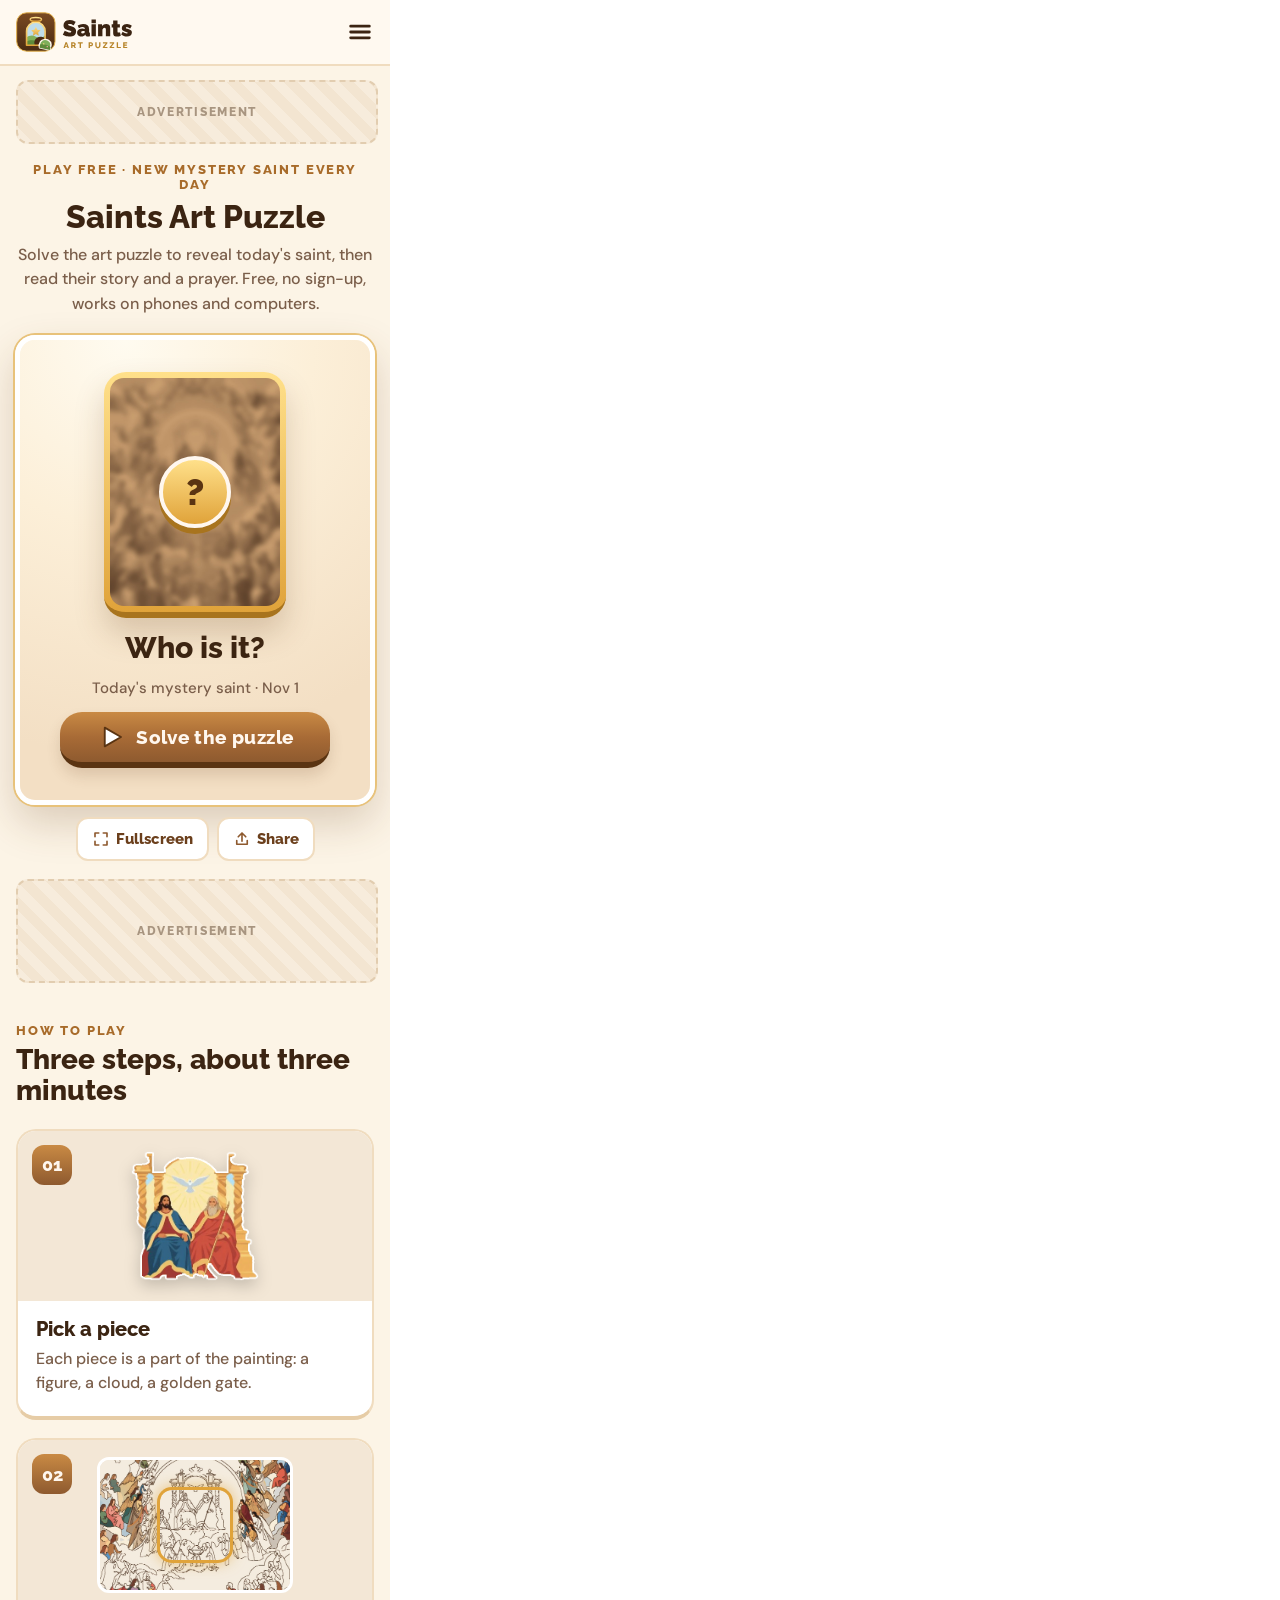
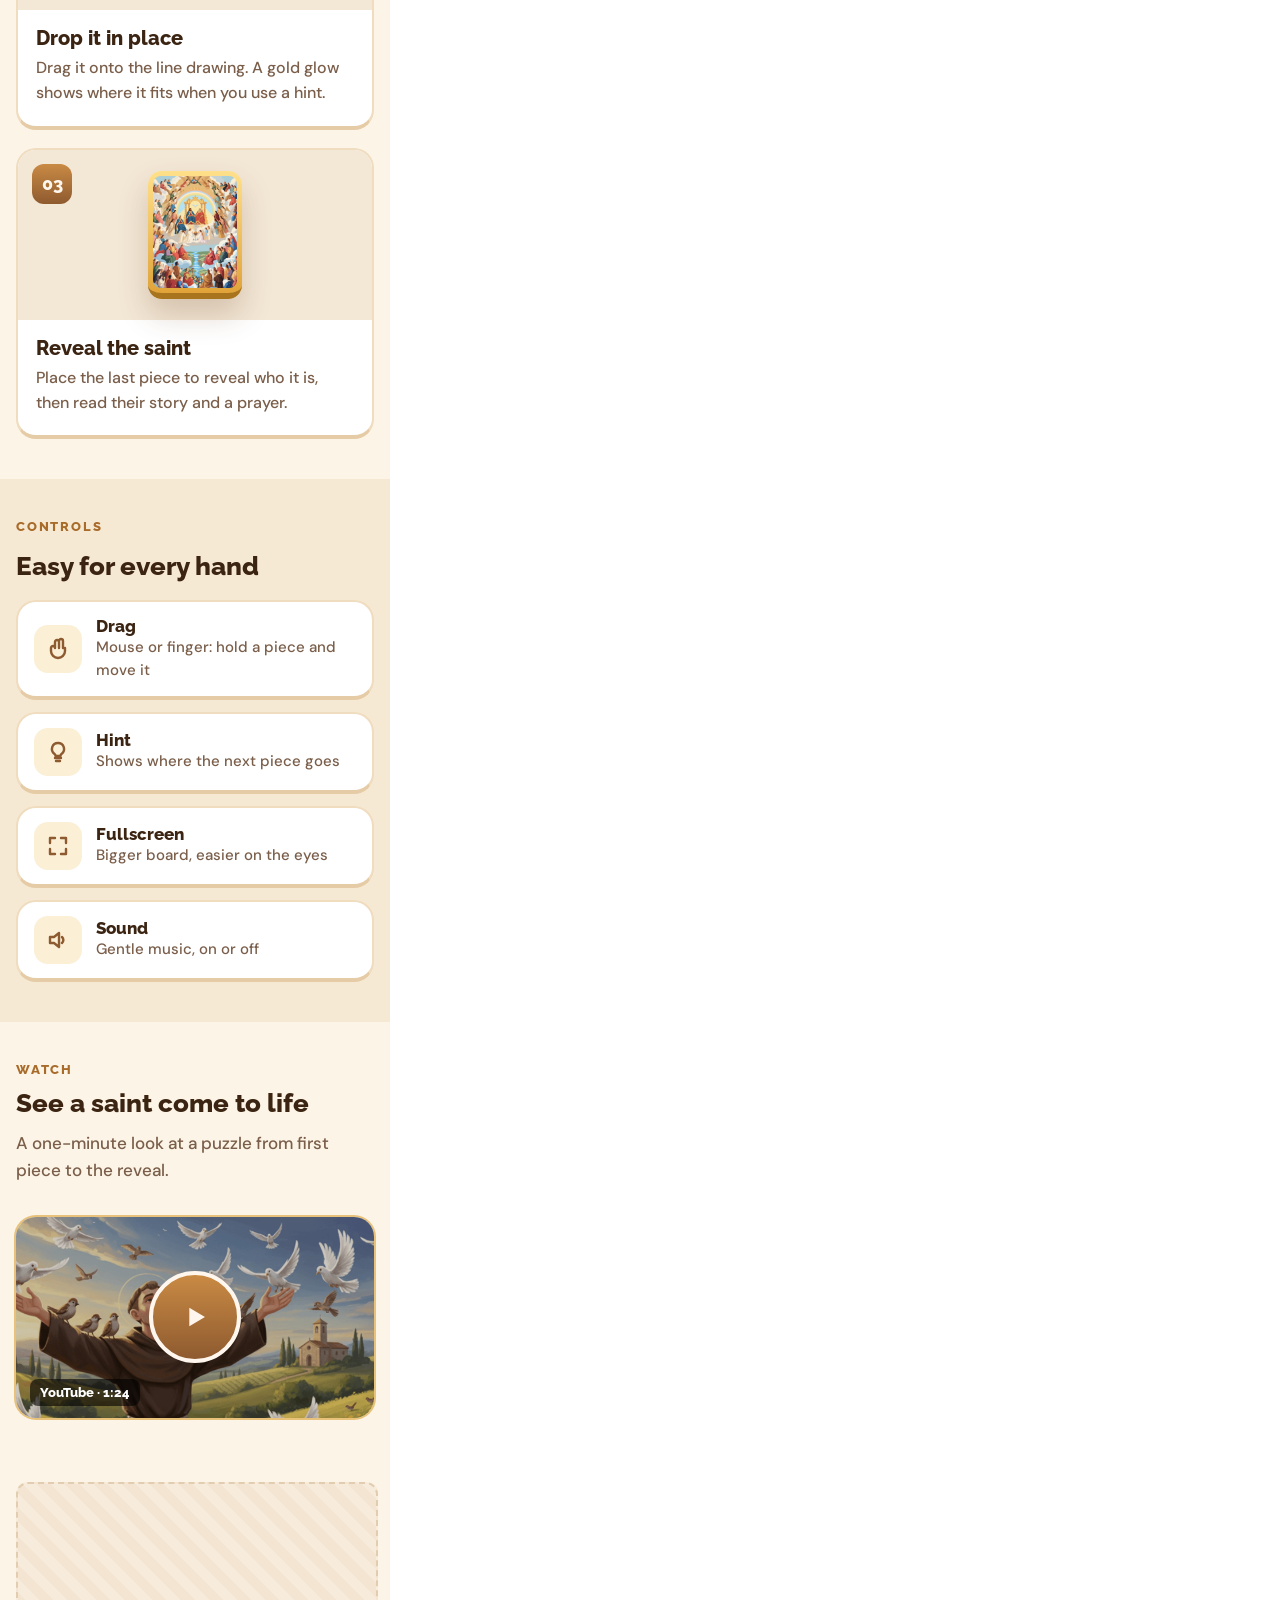
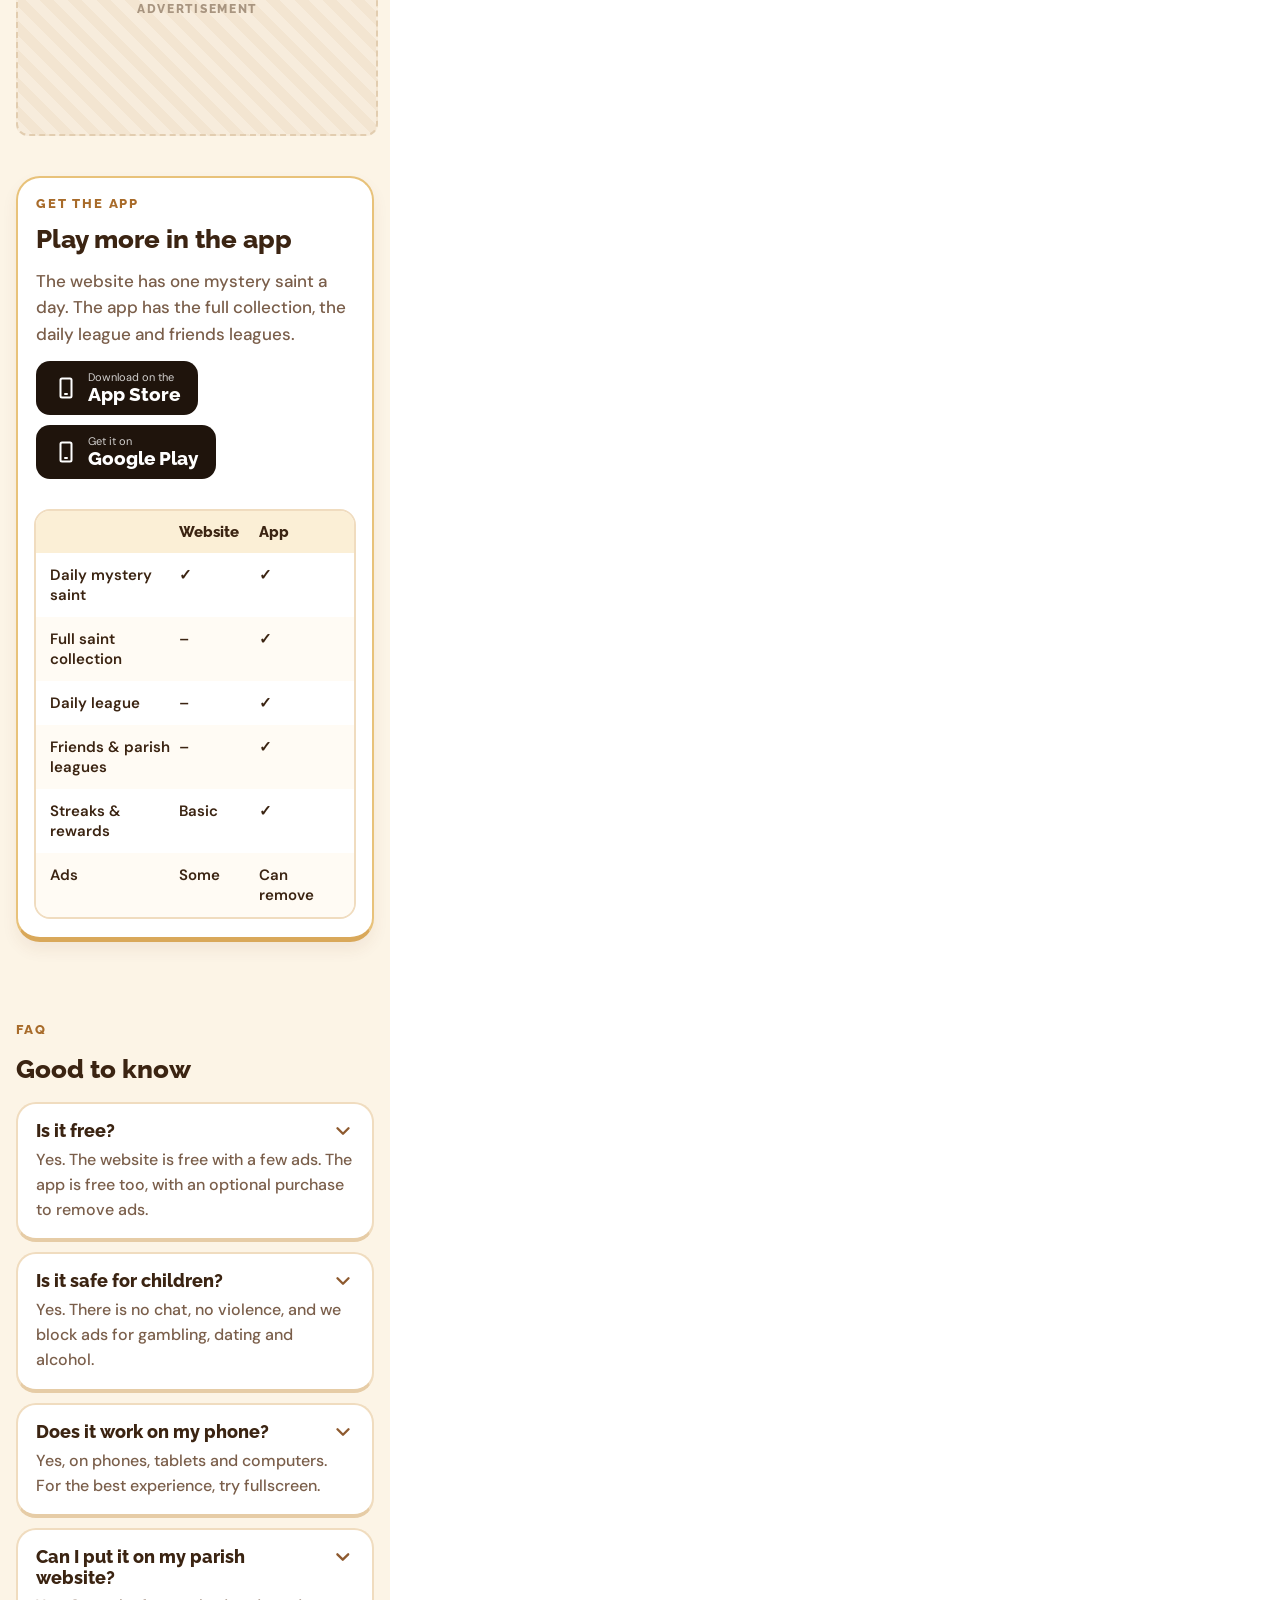
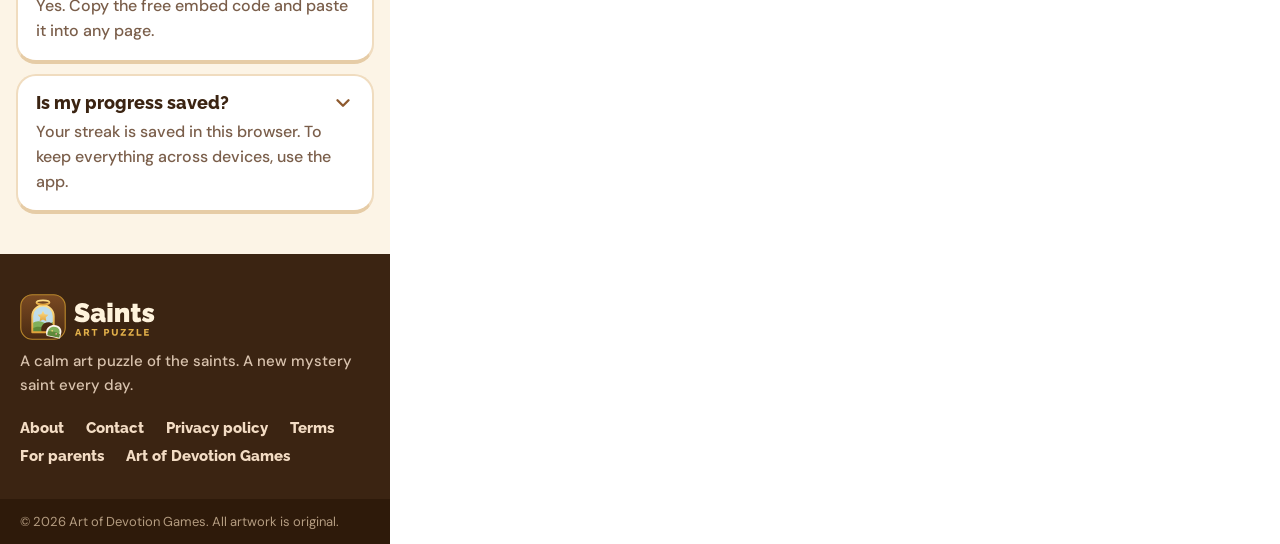
<file: design/saintsartpuzzle.com - phone-html/SiteGameM.dc.html>
<!doctype html>
<html lang="en">
<head>
<meta charset="utf-8">
<title>saintsartpuzzle.com · phone</title>
<script src="./vendor/react.js"></script>
<script src="./vendor/react-dom.js"></script>
<script src="./support.js"></script>
</head>
<body>
<x-dc>
<helmet>
<link rel="stylesheet" href="https://fonts.googleapis.com/css2?family=Raleway:wght@700;800;900&amp;family=DM+Sans:wght@500;700;800&amp;display=swap">
<style>
body{margin:0}
a{color:#F7D48A}
@keyframes bRays{to{transform:translateX(-50%) rotate(360deg)}}
@keyframes bGlow{0%,100%{filter:drop-shadow(0 0 10px rgba(247,196,92,0.55))}50%{filter:drop-shadow(0 0 22px rgba(247,196,92,0.9))}}
@keyframes bBob{0%,100%{transform:translateY(0)}50%{transform:translateY(-5px)}}
@keyframes bPress{0%,100%{transform:translateY(0) scale(1)}50%{transform:translateY(-2px) scale(1.02)}}
@keyframes bShine{0%{transform:translateX(-150%) skewX(-20deg)}60%,100%{transform:translateX(650%) skewX(-20deg)}}
@keyframes bPulse{0%,100%{opacity:1}50%{opacity:0.35}}
@keyframes bTw{0%,100%{opacity:0;transform:scale(0.3) rotate(0)}50%{opacity:1;transform:scale(1) rotate(45deg)}}
@keyframes bRow{0%,100%{box-shadow:0 0 0 3px #F7D48A,0 0 18px rgba(247,196,92,0.45)}50%{box-shadow:0 0 0 3px #FFF1C9,0 0 30px rgba(247,196,92,0.85)}}
@keyframes bWiggle{0%,90%,100%{transform:rotate(0)}93%{transform:rotate(-8deg)}96%{transform:rotate(8deg)}}
.b-rays{animation:bRays 40s linear infinite}
.b-glow{animation:bGlow 2.6s ease-in-out infinite}
.b-bob{animation:bBob 2.4s ease-in-out infinite}
.b-press{animation:bPress 1.8s ease-in-out infinite}
.b-shine{animation:bShine 3s ease-in-out infinite}
.b-pulse{animation:bPulse 1.4s ease-in-out infinite}
.b-tw{animation:bTw 2.2s ease-in-out infinite}
.b-row{animation:bRow 2.2s ease-in-out infinite}
.b-wiggle{animation:bWiggle 3s ease-in-out infinite}
@keyframes bFlame{0%,100%{transform:scale(1) rotate(-1deg)}50%{transform:scale(1.07) rotate(1.5deg)}}
@keyframes bEmber{0%{transform:translateY(0);opacity:0}20%{opacity:1}100%{transform:translateY(-90px);opacity:0}}
@keyframes bFlip{0%,100%{transform:rotateY(0deg)}50%{transform:rotateY(180deg)}}
.b-flame{animation:bFlame 1.3s ease-in-out infinite;transform-origin:50% 85%}
.b-ember{animation:bEmber 2.4s ease-out infinite}
.b-flip{animation:bFlip 3s ease-in-out infinite}
@media (prefers-reduced-motion: reduce){.b-rays,.b-glow,.b-bob,.b-press,.b-shine,.b-pulse,.b-tw,.b-row,.b-wiggle,.b-flame,.b-ember,.b-flip{animation:none}}
a{color:inherit}
</style>
</helmet>
<div style="width: 390px; min-height: 10px; box-sizing: border-box; overflow: hidden; background: #FCF4E6; color: #3B2412; font-family: 'DM Sans', sans-serif"><header style="display: flex; align-items: center; justify-content: space-between; padding: 12px 16px; background: #FFF9F0; border-bottom: 2px solid #F0DCBF"><svg role="img" aria-label="Saints Art Puzzle Horizontal" xmlns="http://www.w3.org/2000/svg" width="120" height="40" viewBox="0 0 387 128"><g transform="translate(0.00 0.00) scale(1.0667)"><defs><linearGradient id="lsaital-t" x1="0" y1="0" x2="0" y2="1"><stop offset="0" stop-color="#7A4A22"></stop><stop offset="1" stop-color="#4A2A12"></stop></linearGradient><linearGradient id="lsaital-g" x1="0" y1="0" x2="0" y2="1"><stop offset="0" stop-color="#FFE08A"></stop><stop offset="1" stop-color="#E0A33A"></stop></linearGradient><clipPath id="lsaital-a"><path d="M32 100V58a28 28 0 0 1 56 0v42z"></path></clipPath></defs><rect x="2" y="2" width="116" height="116" rx="30" fill="url(#lsaital-t)"></rect><rect x="2" y="2" width="116" height="116" rx="30" fill="none" stroke="#E2B04A" stroke-width="3"></rect><g clip-path="url(#lsaital-a)"><rect x="30" y="28" width="60" height="74" fill="#BFDDEA"></rect><path d="M30 78c10-8 20-9 30-4s20 4 30-4v32H30z" fill="#7FAF5A"></path><path d="M30 90c12-6 22-6 32-2s18 2 28-2v16H30z" fill="#5E8A3A"></path><path d="M60 44l4.4 9 9.8 1.4-7.1 6.9 1.7 9.8L60 66.4l-8.8 4.7 1.7-9.8-7.1-6.9 9.8-1.4z" fill="url(#lsaital-g)"></path><path d="M57 84c4-8 14-12 23-9 6 2 9 6 10 11v16H58c-3-5-3.5-12-1-18z" fill="#4A2A12"></path></g><path d="M32 100V58a28 28 0 0 1 56 0v42z" fill="none" stroke="url(#lsaital-g)" stroke-width="5" stroke-linejoin="round"></path><ellipse cx="60" cy="22" rx="17" ry="5.5" fill="none" stroke="url(#lsaital-g)" stroke-width="4.5"></ellipse><g transform="translate(15 9) rotate(12 74 92)"><path d="M57 84c4-8 14-12 23-9 6 2 9 6 10 11v16H58c-3-5-3.5-12-1-18z" fill="#7FAF5A" stroke="#FFF7EE" stroke-width="4.5" stroke-linejoin="round"></path><path d="M58 92c9-4 20-4 32 1v9H58c-.6-3.4-.6-6.8 0-10z" fill="#5E8A3A"></path><circle cx="68" cy="88" r="2.2" fill="#F7D27A"></circle><circle cx="80" cy="94" r="2.2" fill="#F3A8A0"></circle></g></g><path d="M186.334 42.628Q186.334 42.628 185.076 41.888000000000005Q183.81799999999998 41.148 181.74599999999998 40.223Q179.674 39.298 177.232 38.55800000000001Q174.79 37.818000000000005 172.422 37.818000000000005Q170.572 37.818000000000005 169.388 38.410000000000004Q168.204 39.002 168.204 40.408Q168.204 41.74 169.388 42.554Q170.572 43.368 172.755 44.034000000000006Q174.938 44.7 177.972 45.662Q182.856 47.142 186.40800000000002 49.066Q189.96 50.99 191.88400000000001 53.987Q193.808 56.984 193.808 61.942Q193.808 66.678 192.106 69.89699999999999Q190.404 73.116 187.518 75.03999999999999Q184.632 76.964 181.07999999999998 77.815Q177.528 78.666 173.828 78.666Q170.054 78.666 165.947 77.889Q161.84 77.112 157.99200000000002 75.743Q154.144 74.374 150.962 72.524L157.178 59.870000000000005Q157.178 59.870000000000005 158.65800000000002 60.758Q160.138 61.646 162.57999999999998 62.756Q165.022 63.866 168.019 64.75399999999999Q171.016 65.642 174.05 65.642Q176.418 65.642 177.34300000000002 65.013Q178.268 64.384 178.268 63.348Q178.268 61.794 176.64 60.943Q175.012 60.092 172.385 59.315Q169.758 58.538 166.576 57.502Q161.988 55.948 159.02800000000002 53.986999999999995Q156.068 52.025999999999996 154.662 49.325Q153.256 46.624 153.256 42.776Q153.256 36.93 155.994 33.008Q158.732 29.086000000000006 163.209 27.051000000000005Q167.686 25.016000000000005 172.86599999999999 25.016000000000005Q176.714 25.016000000000005 180.303 25.941000000000003Q183.892 26.866 187.03699999999998 28.198Q190.182 29.53 192.55 30.714000000000006ZM197.06400000000002 66.234Q197.06400000000002 62.312 199.21000000000004 59.315Q201.35600000000002 56.318 205.16700000000003 54.616Q208.978 52.914 213.86200000000002 52.914Q216.156 52.914 218.191 53.284Q220.226 53.653999999999996 221.70600000000002 54.394000000000005V53.21Q221.70600000000002 50.472 220.115 49.14Q218.524 47.808 214.972 47.808Q211.716 47.808 208.86700000000002 48.881Q206.01800000000003 49.954 202.91000000000003 52.025999999999996L198.84 43.294000000000004Q202.762 40.778 207.091 39.557Q211.42000000000002 38.336 216.37800000000001 38.336Q225.62800000000001 38.336 230.697 42.516999999999996Q235.76600000000002 46.698 235.76600000000002 54.912000000000006V62.46Q235.76600000000002 64.458 236.358 65.235Q236.95000000000002 66.012 238.43 66.16V78.0Q236.728 78.37 235.211 78.555Q233.69400000000002 78.74 232.51000000000002 78.74Q228.73600000000002 78.74 226.77500000000003 77.371Q224.81400000000002 76.002 224.222 73.338L223.92600000000002 71.932Q221.336 75.262 217.93200000000002 77.001Q214.52800000000002 78.74 210.68 78.74Q206.83200000000002 78.74 203.72400000000002 77.112Q200.616 75.484 198.84000000000003 72.63499999999999Q197.06400000000002 69.786 197.06400000000002 66.234ZM219.85600000000002 67.196Q220.67000000000002 66.604 221.18800000000002 65.90100000000001Q221.70600000000002 65.19800000000001 221.70600000000002 64.458V61.572Q220.52200000000002 61.128 219.005 60.832Q217.488 60.536 216.304 60.536Q213.788 60.536 212.049 61.794Q210.31 63.052 210.31 64.976Q210.31 66.012 210.90200000000002 66.863Q211.49400000000003 67.714 212.53000000000003 68.195Q213.566 68.676 214.89800000000002 68.676Q216.156 68.676 217.525 68.269Q218.894 67.862 219.85600000000002 67.196ZM243.536 78.0V39.076H257.596V78.0ZM243.536 35.82V23.980000000000004H257.596V35.82ZM303.846 78.0H289.786V56.096000000000004Q289.786 53.21 288.491 51.915000000000006Q287.196 50.620000000000005 285.494 50.620000000000005Q284.31 50.620000000000005 282.978 51.323Q281.646 52.025999999999996 280.53600000000006 53.284Q279.42600000000004 54.542 278.76000000000005 56.17V78.0H264.70000000000005V39.076H277.35400000000004V44.848Q278.76000000000005 42.702000000000005 280.90600000000006 41.259Q283.052 39.816 285.86400000000003 39.076Q288.67600000000004 38.336 292.00600000000003 38.336Q296.002 38.336 298.37 39.742000000000004Q300.738 41.148 301.922 43.368Q303.106 45.588 303.476 47.992999999999995Q303.846 50.397999999999996 303.846 52.396ZM337.96000000000004 75.854Q336.03600000000006 76.668 333.85300000000007 77.37100000000001Q331.67 78.074 329.413 78.44399999999999Q327.156 78.814 325.01000000000005 78.814Q321.82800000000003 78.814 319.16400000000004 77.741Q316.50000000000006 76.668 314.90900000000005 74.189Q313.31800000000004 71.71 313.31800000000004 67.492V49.658H308.50800000000004V39.076H313.31800000000004V26.866H327.37800000000004V39.076H335.00000000000006V49.658H327.37800000000004V62.534Q327.37800000000004 64.458 328.192 65.235Q329.00600000000003 66.012 330.41200000000003 66.012Q331.44800000000004 66.012 332.78000000000003 65.642Q334.112 65.272 335.444 64.754ZM357.57000000000005 78.74Q352.46400000000006 78.74 347.54300000000006 77.07499999999999Q342.62200000000007 75.41 339.2180000000001 72.228L344.0280000000001 63.57Q347.65400000000005 65.938 351.0210000000001 67.27000000000001Q354.38800000000003 68.602 357.12600000000003 68.602Q358.68000000000006 68.602 359.4200000000001 68.195Q360.1600000000001 67.788 360.1600000000001 66.826Q360.1600000000001 66.16 359.64200000000005 65.71600000000001Q359.124 65.272 357.97700000000003 64.828Q356.83000000000004 64.384 355.05400000000003 63.866Q350.46600000000007 62.238 347.3950000000001 60.832Q344.32400000000007 59.426 342.8070000000001 57.391000000000005Q341.2900000000001 55.356 341.2900000000001 51.952Q341.2900000000001 47.956 343.28800000000007 44.885000000000005Q345.28600000000006 41.814 349.023 40.038Q352.76000000000005 38.262 358.01400000000007 38.262Q361.93600000000004 38.262 365.89500000000004 39.483000000000004Q369.85400000000004 40.704 373.55400000000003 43.886L368.22600000000006 52.47Q364.52600000000007 50.176 361.97300000000007 49.214Q359.4200000000001 48.252 357.422 48.252Q356.46000000000004 48.252 355.75700000000006 48.474000000000004Q355.05400000000003 48.696 354.6840000000001 49.14Q354.3140000000001 49.584 354.3140000000001 50.324Q354.3140000000001 51.064 354.83200000000005 51.545Q355.35 52.025999999999996 356.46000000000004 52.433Q357.57000000000005 52.84 359.27200000000005 53.358000000000004Q364.30400000000003 54.838 367.48600000000005 56.355000000000004Q370.66800000000006 57.872 372.18500000000006 60.018Q373.70200000000006 62.164 373.70200000000006 65.642Q373.70200000000006 71.784 369.37300000000005 75.262Q365.04400000000004 78.74 357.57000000000005 78.74Z" fill="#3B2412"></path><path d="M159.5455 97.185H164.236L170.702 116.0H166.25L164.7925 111.7865H158.936L157.505 116.0H153.053ZM164.077 108.792 161.8775 101.5575 159.625 108.792ZM177.857 116.0V97.185H186.33700000000002Q187.662 97.185 188.78825 97.72825Q189.9145 98.2715 190.736 99.18575Q191.5575 100.1 192.02125 101.23949999999999Q192.485 102.379 192.485 103.545Q192.485 104.711 192.114 105.75775Q191.743 106.8045 191.054 107.63925Q190.365 108.474 189.411 109.004L193.54500000000002 116.0H188.7485L185.1445 109.9315H182.203V116.0ZM182.203 106.142H186.178Q186.708 106.142 187.11875 105.81075Q187.5295 105.4795 187.79450000000003 104.8965Q188.0595 104.3135 188.0595 103.545Q188.0595 102.7765 187.75475 102.20675Q187.45000000000002 101.637 186.9995 101.319Q186.549 101.001 186.0455 101.001H182.203ZM215.2485 101.001H209.52450000000002V116.0H205.1785V101.001H199.42800000000003V97.185H215.2485ZM234.143 116.0V97.185H242.1725Q243.524 97.185 244.65025 97.72825Q245.7765 98.2715 246.598 99.18575Q247.4195 100.1 247.87 101.23949999999999Q248.3205 102.379 248.3205 103.5715Q248.3205 105.188 247.56525 106.6455Q246.81 108.103 245.47175 109.01724999999999Q244.1335 109.9315 242.305 109.9315H238.489V116.0ZM238.489 106.142H242.04000000000002Q242.5435 106.142 242.9675 105.8505Q243.3915 105.559 243.6565 104.976Q243.9215 104.393 243.9215 103.545Q243.9215 102.6705 243.61675000000002 102.10075Q243.312 101.531 242.84825 101.266Q242.3845 101.001 241.881 101.001H238.489ZM264.035 116.159Q261.7825 116.159 260.1925 115.40375Q258.6025 114.6485 257.60875 113.33675Q256.615 112.025 256.15125 110.34225Q255.68750000000003 108.6595 255.68750000000003 106.8045V97.185H260.0335V106.8045Q260.0335 107.86449999999999 260.2455 108.85825Q260.45750000000004 109.852 260.93450000000007 110.62049999999999Q261.41150000000005 111.389 262.16675000000004 111.8395Q262.922 112.29 264.035 112.29Q265.1745 112.29 265.943 111.82625Q266.7115 111.3625 267.16200000000003 110.58075Q267.6125 109.799 267.82450000000006 108.8185Q268.03650000000005 107.838 268.03650000000005 106.8045V97.185H272.38250000000005V106.8045Q272.38250000000005 108.7655 271.89225000000005 110.4615Q271.40200000000004 112.1575 270.39500000000004 113.44274999999999Q269.38800000000003 114.728 267.81125000000003 115.4435Q266.2345 116.159 264.035 116.159ZM279.98800000000006 112.7405 289.581 101.001H280.35900000000004V97.185H294.80150000000003V100.4445L285.65900000000005 112.184H294.9075V116.0H279.98800000000006ZM301.85050000000007 112.7405 311.44350000000003 101.001H302.22150000000005V97.185H316.66400000000004V100.4445L307.52150000000006 112.184H316.77000000000004V116.0H301.85050000000007ZM324.7730000000001 116.0V97.185H329.1190000000001V112.184H338.23500000000007V116.0ZM358.7990000000001 112.184V116.0H345.5755000000001V97.185H358.56050000000005V101.001H349.9215000000001V104.658H357.34150000000005V108.1825H349.9215000000001V112.184Z" fill="#B8862B"></path></svg><svg width="28" height="28" viewBox="0 0 24 24" fill="none" stroke="#3B2412" stroke-width="2.4" stroke-linecap="round" stroke-linejoin="round" aria-hidden="true"><path d="M4 7h16M4 12h16M4 17h16"></path></svg></header><div style="display: flex; flex-direction: column; align-items: center; gap: 18px; padding: 14px 16px 0"><div style="width: 100%; height: 60px; margin: 0 auto; border-radius: 12px; border: 2px dashed #E2CDB0; background: repeating-linear-gradient(45deg, #F7ECDC, #F7ECDC 10px, #F3E5D1 10px, #F3E5D1 20px); display: flex; align-items: center; justify-content: center; font-family: Raleway, sans-serif; font-weight: 800; font-size: 12px; letter-spacing: 0.14em; color: #A89580">ADVERTISEMENT</div><div style="display: flex; flex-direction: column; align-items: center; gap: 8px; text-align: center; max-width: 760px"><div style="font-family: Raleway, sans-serif; font-weight: 800; font-size: 13px; letter-spacing: 0.14em; color: #A86B2A">PLAY FREE · NEW MYSTERY SAINT EVERY DAY</div><h1 style="margin: 0; font-family: Raleway, sans-serif; font-weight: 800; font-size: 32px; line-height: 1.08">Saints Art Puzzle</h1><p style="margin: 0; font-family: 'DM Sans', sans-serif; font-weight: 500; font-size: 16px; line-height: 1.55; color: #7A5E4A">Solve the art puzzle to reveal today's saint, then read their story and a prayer. Free, no sign-up, works on phones and computers.</p></div><div style="display: flex; flex-direction: column; gap: 12px; align-items: center"><div style="width: 350px; height: 460px; border-radius: 20px; overflow: hidden; border: 5px solid #FFFFFF; box-shadow: 0 0 0 2px #E8C27A, 0 18px 40px rgba(107,63,28,0.22)"><div style="width: 350px; height: 460px; position: relative; display: flex; flex-direction: column; align-items: center; justify-content: center; gap: 12px; background: radial-gradient(120% 90% at 30% 0%, #FFFBF0 0%, #FCEFD8 45%, #F3DFC4 100%); text-align: center"><div style="position: relative; flex: none; border-radius: 22px; padding: 6px; background: linear-gradient(180deg, #FFE08A, #E0A33A); border-bottom: 6px solid #A8741E; box-shadow: 0 16px 30px rgba(107,63,28,0.22)"><div style="position: relative; width: 170px; height: 228px; border-radius: 14px; overflow: hidden"><img src="./assets/226a6890980e7fe4f3060d40fa19bb44.jpg" alt="Hidden saint" style="width: 100%; height: 100%; object-fit: cover"><div style="position: absolute; left: 50%; top: 50%; transform: translate(-50%, -50%); width: 64px; height: 64px; border-radius: 999px; background: linear-gradient(180deg, #FFE08A, #E0A33A); border: 4px solid #FFF7EE; box-shadow: 0 6px 0 #A8741E; display: flex; align-items: center; justify-content: center; font-family: Raleway, sans-serif; font-weight: 800; font-weight: 900; font-size: 37px; color: #5A3412">?</div></div></div><div style="font-family: Raleway, sans-serif; font-weight: 800; font-size: 30px">Who is it?</div><p style="margin: 0; font-family: 'DM Sans', sans-serif; font-weight: 500; font-size: 15px; line-height: 1.55; color: #7A5E4A">Today's mystery saint · Nov 1</p><div style="width: 270px"><a href="#" style="position: relative; overflow: hidden; display: flex; align-items: center; justify-content: center; gap: 10px; height: 64px; border-radius: 22px; border: none; cursor: pointer; text-decoration: none; box-sizing: border-box; background: linear-gradient(180deg, #C98A44 0%, #A86B36 50%, #8E5A2F 100%); border-bottom: 6px solid #5A3412; box-shadow: 0 8px 14px rgba(107,63,28,0.16); color: #FFF7EE; font-family: Raleway, sans-serif; font-weight: 800; font-size: 22px; letter-spacing: 0.03em; width: 100%; height: 56px; font-size: 19px"><svg width="30" height="30" viewBox="0 0 24 24" aria-hidden="true"><path d="M7 4.5l13 7.5-13 7.5z" fill="#FFFFFF" stroke="#5A3412" stroke-width="1.5" stroke-linejoin="round"></path></svg>Solve the puzzle</a></div></div></div><div style="display: flex; gap: 8px; flex-wrap: wrap; justify-content: center"><a href="#" style="display: flex; align-items: center; gap: 6px; height: 40px; padding: 0 14px; border-radius: 12px; background: #FFFFFF; border: 2px solid #F0DCBF; text-decoration: none; font-family: Raleway, sans-serif; font-weight: 800; font-size: 15px; color: #6B3F1C"><svg width="18" height="18" viewBox="0 0 24 24" fill="none" stroke="#8E5A2F" stroke-width="2.2" stroke-linecap="round" stroke-linejoin="round" aria-hidden="true"><path d="M4 9V4h5M20 9V4h-5M4 15v5h5M20 15v5h-5"></path></svg>Fullscreen</a><a href="#" style="display: flex; align-items: center; gap: 6px; height: 40px; padding: 0 14px; border-radius: 12px; background: #FFFFFF; border: 2px solid #F0DCBF; text-decoration: none; font-family: Raleway, sans-serif; font-weight: 800; font-size: 15px; color: #6B3F1C"><svg width="18" height="18" viewBox="0 0 24 24" fill="none" stroke="#8E5A2F" stroke-width="2.2" stroke-linecap="round" stroke-linejoin="round" aria-hidden="true"><path d="M12 15V4M7 9l5-5 5 5M5 14v5h14v-5"></path></svg>Share</a></div></div><div style="width: 100%; height: 100px; margin: 0 auto; border-radius: 12px; border: 2px dashed #E2CDB0; background: repeating-linear-gradient(45deg, #F7ECDC, #F7ECDC 10px, #F3E5D1 10px, #F3E5D1 20px); display: flex; align-items: center; justify-content: center; font-family: Raleway, sans-serif; font-weight: 800; font-size: 12px; letter-spacing: 0.14em; color: #A89580">ADVERTISEMENT</div></div><section style="padding: 40px 16px; "><div style="display: flex; flex-direction: column; gap: 22px"><div style="display: flex; flex-direction: column; gap: 6px"><div style="font-family: Raleway, sans-serif; font-weight: 800; font-size: 13px; letter-spacing: 0.14em; color: #A86B2A">HOW TO PLAY</div><h2 style="margin: 0; font-family: Raleway, sans-serif; font-weight: 800; font-size: 28px; line-height: 1.12; color: #3B2412">Three steps, about three minutes</h2></div><div style="display: flex; flex-direction: column; gap: 18px"><div style="background: #FFFFFF; border: 2px solid #F0DCBF; border-bottom: 4px solid #E6CCA6; border-radius: 20px; overflow: hidden; display: flex; flex-direction: column; "><div style="height: 170px; background: #F3E7D6; display: flex; align-items: center; justify-content: center; position: relative"><img src="./assets/d9ff5761b9af776608bb18a9ed034622.png" alt="" style="height: 130px; filter: drop-shadow(0 6px 8px rgba(0,0,0,0.2))"><div style="position: absolute; left: 14px; top: 14px; width: 40px; height: 40px; border-radius: 12px; background: linear-gradient(180deg, #C98A44, #8E5A2F); display: flex; align-items: center; justify-content: center; font-family: Raleway, sans-serif; font-weight: 800; font-size: 18px; color: #FFF7EE">01</div></div><div style="padding: 16px 18px 20px; display: flex; flex-direction: column; gap: 6px"><div style="font-family: Raleway, sans-serif; font-weight: 800; font-size: 20px">Pick a piece</div><p style="margin: 0; font-family: 'DM Sans', sans-serif; font-weight: 500; font-size: 16px; line-height: 1.55; color: #7A5E4A">Each piece is a part of the painting: a figure, a cloud, a golden gate.</p></div></div><div style="background: #FFFFFF; border: 2px solid #F0DCBF; border-bottom: 4px solid #E6CCA6; border-radius: 20px; overflow: hidden; display: flex; flex-direction: column; "><div style="height: 170px; background: #F3E7D6; display: flex; align-items: center; justify-content: center; position: relative"><div style="position: relative; width: 190px; height: 130px; border-radius: 12px; overflow: hidden; border: 3px solid #FFFFFF"><img src="./assets/3e5f4f841e7f35212212558d87a0fefd.jpg" alt="" style="width: 100%; height: auto; margin-top: -40px"><div style="position: absolute; left: 60px; top: 30px; width: 70px; height: 70px; border-radius: 12px; box-shadow: 0 0 0 3px #E0A33A, 0 0 14px 3px rgba(224,163,58,0.6)"></div></div><div style="position: absolute; left: 14px; top: 14px; width: 40px; height: 40px; border-radius: 12px; background: linear-gradient(180deg, #C98A44, #8E5A2F); display: flex; align-items: center; justify-content: center; font-family: Raleway, sans-serif; font-weight: 800; font-size: 18px; color: #FFF7EE">02</div></div><div style="padding: 16px 18px 20px; display: flex; flex-direction: column; gap: 6px"><div style="font-family: Raleway, sans-serif; font-weight: 800; font-size: 20px">Drop it in place</div><p style="margin: 0; font-family: 'DM Sans', sans-serif; font-weight: 500; font-size: 16px; line-height: 1.55; color: #7A5E4A">Drag it onto the line drawing. A gold glow shows where it fits when you use a hint.</p></div></div><div style="background: #FFFFFF; border: 2px solid #F0DCBF; border-bottom: 4px solid #E6CCA6; border-radius: 20px; overflow: hidden; display: flex; flex-direction: column; "><div style="height: 170px; background: #F3E7D6; display: flex; align-items: center; justify-content: center; position: relative"><div style="display: flex; align-items: center; gap: 10px"><div style="position: relative"><div style="position: relative; flex: none; border-radius: 14px; padding: 5px; background: linear-gradient(180deg, #FFE08A, #E0A33A); border-bottom: 6px solid #A8741E; box-shadow: 0 16px 30px rgba(107,63,28,0.22)"><img src="./assets/94976e5e2566cae1a1e0dfabb592992b.jpg" alt="" style="display: block; width: 84px; height: 112px; object-fit: cover; object-position: 50% 20%; border-radius: 8px"></div></div></div><div style="position: absolute; left: 14px; top: 14px; width: 40px; height: 40px; border-radius: 12px; background: linear-gradient(180deg, #C98A44, #8E5A2F); display: flex; align-items: center; justify-content: center; font-family: Raleway, sans-serif; font-weight: 800; font-size: 18px; color: #FFF7EE">03</div></div><div style="padding: 16px 18px 20px; display: flex; flex-direction: column; gap: 6px"><div style="font-family: Raleway, sans-serif; font-weight: 800; font-size: 20px">Reveal the saint</div><p style="margin: 0; font-family: 'DM Sans', sans-serif; font-weight: 500; font-size: 16px; line-height: 1.55; color: #7A5E4A">Place the last piece to reveal who it is, then read their story and a prayer.</p></div></div></div></div></section><section style="padding: 40px 16px; background: #F6E9D4"><div style="display: flex; flex-direction: column; gap: 18px"><div style="font-family: Raleway, sans-serif; font-weight: 800; font-size: 13px; letter-spacing: 0.14em; color: #A86B2A">CONTROLS</div><h2 style="margin: 0; font-family: Raleway, sans-serif; font-weight: 800; font-size: 26px; line-height: 1.12; color: #3B2412">Easy for every hand</h2><div style="display: flex; flex-direction: column; gap: 12px"><div style="display: flex; align-items: center; gap: 14px; padding: 14px 16px; background: #FFFFFF; border: 2px solid #F0DCBF; border-bottom: 4px solid #E6CCA6; border-radius: 20px; "><div style="flex: none; width: 48px; height: 48px; border-radius: 14px; background: #FBEFD6; display: flex; align-items: center; justify-content: center"><svg width="24" height="24" viewBox="0 0 24 24" fill="none" stroke="#8E5A2F" stroke-width="2.4" stroke-linecap="round" stroke-linejoin="round" aria-hidden="true"><path d="M9 11V5a2 2 0 0 1 4 0v6M13 10V4a2 2 0 0 1 4 0v7M9 11a2 2 0 0 0-4 0v3a7 7 0 0 0 14 0v-3"></path></svg></div><div><div style="font-family: Raleway, sans-serif; font-weight: 800; font-size: 17px">Drag</div><p style="margin: 0; font-family: 'DM Sans', sans-serif; font-weight: 500; font-size: 15px; line-height: 1.55; color: #7A5E4A">Mouse or finger: hold a piece and move it</p></div></div><div style="display: flex; align-items: center; gap: 14px; padding: 14px 16px; background: #FFFFFF; border: 2px solid #F0DCBF; border-bottom: 4px solid #E6CCA6; border-radius: 20px; "><div style="flex: none; width: 48px; height: 48px; border-radius: 14px; background: #FBEFD6; display: flex; align-items: center; justify-content: center"><svg width="24" height="24" viewBox="0 0 24 24" fill="none" stroke="#8E5A2F" stroke-width="2.4" stroke-linecap="round" stroke-linejoin="round" aria-hidden="true"><path d="M9 18h6M10 21h4M12 3a6 6 0 0 0-3.5 10.9c.6.5 1 1.2 1 2.1h5c0-.9.4-1.6 1-2.1A6 6 0 0 0 12 3z"></path></svg></div><div><div style="font-family: Raleway, sans-serif; font-weight: 800; font-size: 17px">Hint</div><p style="margin: 0; font-family: 'DM Sans', sans-serif; font-weight: 500; font-size: 15px; line-height: 1.55; color: #7A5E4A">Shows where the next piece goes</p></div></div><div style="display: flex; align-items: center; gap: 14px; padding: 14px 16px; background: #FFFFFF; border: 2px solid #F0DCBF; border-bottom: 4px solid #E6CCA6; border-radius: 20px; "><div style="flex: none; width: 48px; height: 48px; border-radius: 14px; background: #FBEFD6; display: flex; align-items: center; justify-content: center"><svg width="24" height="24" viewBox="0 0 24 24" fill="none" stroke="#8E5A2F" stroke-width="2.4" stroke-linecap="round" stroke-linejoin="round" aria-hidden="true"><path d="M4 9V4h5M20 9V4h-5M4 15v5h5M20 15v5h-5"></path></svg></div><div><div style="font-family: Raleway, sans-serif; font-weight: 800; font-size: 17px">Fullscreen</div><p style="margin: 0; font-family: 'DM Sans', sans-serif; font-weight: 500; font-size: 15px; line-height: 1.55; color: #7A5E4A">Bigger board, easier on the eyes</p></div></div><div style="display: flex; align-items: center; gap: 14px; padding: 14px 16px; background: #FFFFFF; border: 2px solid #F0DCBF; border-bottom: 4px solid #E6CCA6; border-radius: 20px; "><div style="flex: none; width: 48px; height: 48px; border-radius: 14px; background: #FBEFD6; display: flex; align-items: center; justify-content: center"><svg width="24" height="24" viewBox="0 0 24 24" fill="none" stroke="#8E5A2F" stroke-width="2.4" stroke-linecap="round" stroke-linejoin="round" aria-hidden="true"><path d="M4 9v6h4l5 4V5L8 9zM16 9a4 4 0 0 1 0 6"></path></svg></div><div><div style="font-family: Raleway, sans-serif; font-weight: 800; font-size: 17px">Sound</div><p style="margin: 0; font-family: 'DM Sans', sans-serif; font-weight: 500; font-size: 15px; line-height: 1.55; color: #7A5E4A">Gentle music, on or off</p></div></div></div></div></section><section style="padding: 40px 16px; "><div style="display: flex; flex-direction: column; gap: 34px; align-items: center"><div style="flex: 1; display: flex; flex-direction: column; gap: 12px"><div style="font-family: Raleway, sans-serif; font-weight: 800; font-size: 13px; letter-spacing: 0.14em; color: #A86B2A">WATCH</div><h2 style="margin: 0; font-family: Raleway, sans-serif; font-weight: 800; font-size: 26px; line-height: 1.12; color: #3B2412">See a saint come to life</h2><p style="margin: 0; font-family: 'DM Sans', sans-serif; font-weight: 500; font-size: 17px; line-height: 1.55; color: #7A5E4A">A one-minute look at a puzzle from first piece to the reveal.</p></div><div style="position: relative; flex: none; width: 358px; height: 201px; border-radius: 20px; overflow: hidden; box-shadow: 0 0 0 2px #E8C27A"><img src="./assets/bb332ebc893d24393f60937aa464d09e.jpg" alt="Video: how to play Saints Art Puzzle" style="width: 100%; height: 100%; object-fit: cover"><div style="position: absolute; inset: 0; background: rgba(59,36,18,0.25)"></div><div style="position: absolute; left: 50%; top: 50%; transform: translate(-50%, -50%); width: 84px; height: 84px; border-radius: 999px; background: linear-gradient(180deg, #C98A44, #8E5A2F); border: 4px solid #FFF7EE; display: flex; align-items: center; justify-content: center"><svg width="34" height="34" viewBox="0 0 24 24" aria-hidden="true"><path d="M8 5.5l11 6.5-11 6.5z" fill="#FFF7EE"></path></svg></div><div style="position: absolute; left: 14px; bottom: 12px; padding: 6px 10px; border-radius: 8px; background: rgba(0,0,0,0.6); font-family: Raleway, sans-serif; font-weight: 800; font-size: 13px; color: #FFFFFF">YouTube · 1:24</div></div></div></section><div style="padding: 24px 16px 0"><div style="width: 100%; height: 250px; margin: 0 auto; border-radius: 12px; border: 2px dashed #E2CDB0; background: repeating-linear-gradient(45deg, #F7ECDC, #F7ECDC 10px, #F3E5D1 10px, #F3E5D1 20px); display: flex; align-items: center; justify-content: center; font-family: Raleway, sans-serif; font-weight: 800; font-size: 12px; letter-spacing: 0.14em; color: #A89580">ADVERTISEMENT</div></div><section style="padding: 40px 16px; "><div style="background: #FFFFFF; border: 2px solid #E8C27A; border-bottom: 5px solid #D9A85A; border-radius: 24px; box-shadow: 0 8px 16px rgba(107,63,28,0.07); padding: 18px; display: flex; flex-direction: column; gap: 30px; align-items: center"><div style="flex: 1; display: flex; flex-direction: column; gap: 14px"><div style="font-family: Raleway, sans-serif; font-weight: 800; font-size: 13px; letter-spacing: 0.14em; color: #A86B2A">GET THE APP</div><h2 style="margin: 0; font-family: Raleway, sans-serif; font-weight: 800; font-size: 26px; line-height: 1.12; color: #3B2412">Play more in the app</h2><p style="margin: 0; font-family: 'DM Sans', sans-serif; font-weight: 500; font-size: 17px; line-height: 1.55; color: #7A5E4A">The website has one mystery saint a day. The app has the full collection, the daily league and friends leagues.</p><div style="display: flex; gap: 10px; flex-wrap: wrap"><a href="#" style="display: inline-flex; align-items: center; gap: 10px; height: 54px; padding: 0 18px; border-radius: 14px; background: #1F140C; text-decoration: none; color: #FFFFFF"><svg width="24" height="24" viewBox="0 0 24 24" fill="none" stroke="#FFFFFF" stroke-width="2" stroke-linecap="round" stroke-linejoin="round" aria-hidden="true"><path d="M8 2.5h8a1.5 1.5 0 0 1 1.5 1.5v16a1.5 1.5 0 0 1-1.5 1.5H8A1.5 1.5 0 0 1 6.5 20V4A1.5 1.5 0 0 1 8 2.5zM11 18h2"></path></svg><span style="display: flex; flex-direction: column; line-height: 1.1"><span style="font-family: 'DM Sans', sans-serif; font-size: 11px; opacity: 0.8">Download on the</span><span style="font-family: Raleway, sans-serif; font-weight: 800; font-size: 19px">App Store</span></span></a><a href="#" style="display: inline-flex; align-items: center; gap: 10px; height: 54px; padding: 0 18px; border-radius: 14px; background: #1F140C; text-decoration: none; color: #FFFFFF"><svg width="24" height="24" viewBox="0 0 24 24" fill="none" stroke="#FFFFFF" stroke-width="2" stroke-linecap="round" stroke-linejoin="round" aria-hidden="true"><path d="M8 2.5h8a1.5 1.5 0 0 1 1.5 1.5v16a1.5 1.5 0 0 1-1.5 1.5H8A1.5 1.5 0 0 1 6.5 20V4A1.5 1.5 0 0 1 8 2.5zM11 18h2"></path></svg><span style="display: flex; flex-direction: column; line-height: 1.1"><span style="font-family: 'DM Sans', sans-serif; font-size: 11px; opacity: 0.8">Get it on</span><span style="font-family: Raleway, sans-serif; font-weight: 800; font-size: 19px">Google Play</span></span></a></div></div><div style="flex: 1; width: 100%; display: flex; flex-direction: column; border-radius: 16px; overflow: hidden; border: 2px solid #F0DCBF"><div style="display: grid; grid-template-columns: 1.6fr 1fr 1fr; padding: 12px 14px; background: #FBEFD6; font-family: Raleway, sans-serif; font-weight: 800; font-size: 15px"><span></span><span>Website</span><span>App</span></div><div style="display: grid; grid-template-columns: 1.6fr 1fr 1fr; padding: 12px 14px; background: #FFFFFF; font-family: 'DM Sans', sans-serif; font-weight: 600; font-size: 15px"><span>Daily mystery saint</span><span>✓</span><span>✓</span></div><div style="display: grid; grid-template-columns: 1.6fr 1fr 1fr; padding: 12px 14px; background: #FFFBF4; font-family: 'DM Sans', sans-serif; font-weight: 600; font-size: 15px"><span>Full saint collection</span><span>–</span><span>✓</span></div><div style="display: grid; grid-template-columns: 1.6fr 1fr 1fr; padding: 12px 14px; background: #FFFFFF; font-family: 'DM Sans', sans-serif; font-weight: 600; font-size: 15px"><span>Daily league</span><span>–</span><span>✓</span></div><div style="display: grid; grid-template-columns: 1.6fr 1fr 1fr; padding: 12px 14px; background: #FFFBF4; font-family: 'DM Sans', sans-serif; font-weight: 600; font-size: 15px"><span>Friends &amp; parish leagues</span><span>–</span><span>✓</span></div><div style="display: grid; grid-template-columns: 1.6fr 1fr 1fr; padding: 12px 14px; background: #FFFFFF; font-family: 'DM Sans', sans-serif; font-weight: 600; font-size: 15px"><span>Streaks &amp; rewards</span><span>Basic</span><span>✓</span></div><div style="display: grid; grid-template-columns: 1.6fr 1fr 1fr; padding: 12px 14px; background: #FFFBF4; font-family: 'DM Sans', sans-serif; font-weight: 600; font-size: 15px"><span>Ads</span><span>Some</span><span>Can remove</span></div></div></div></section><section style="padding: 40px 16px; "><div style="display: flex; flex-direction: column; gap: 18px; max-width: 860px; margin: 0 auto"><div style="font-family: Raleway, sans-serif; font-weight: 800; font-size: 13px; letter-spacing: 0.14em; color: #A86B2A">FAQ</div><h2 style="margin: 0; font-family: Raleway, sans-serif; font-weight: 800; font-size: 26px; line-height: 1.12; color: #3B2412">Good to know</h2><div style="display: flex; flex-direction: column; gap: 10px"><div style="background: #FFFFFF; border: 2px solid #F0DCBF; border-bottom: 4px solid #E6CCA6; border-radius: 20px; padding: 16px 18px; display: flex; flex-direction: column; gap: 6px"><div style="display: flex; justify-content: space-between; gap: 10px; font-family: Raleway, sans-serif; font-weight: 800; font-size: 18px">Is it free?<svg width="22" height="22" viewBox="0 0 24 24" fill="none" stroke="#8E5A2F" stroke-width="2.6" stroke-linecap="round" stroke-linejoin="round" aria-hidden="true"><path d="M6 9l6 6 6-6"></path></svg></div><p style="margin: 0; font-family: 'DM Sans', sans-serif; font-weight: 500; font-size: 16px; line-height: 1.55; color: #7A5E4A">Yes. The website is free with a few ads. The app is free too, with an optional purchase to remove ads.</p></div><div style="background: #FFFFFF; border: 2px solid #F0DCBF; border-bottom: 4px solid #E6CCA6; border-radius: 20px; padding: 16px 18px; display: flex; flex-direction: column; gap: 6px"><div style="display: flex; justify-content: space-between; gap: 10px; font-family: Raleway, sans-serif; font-weight: 800; font-size: 18px">Is it safe for children?<svg width="22" height="22" viewBox="0 0 24 24" fill="none" stroke="#8E5A2F" stroke-width="2.6" stroke-linecap="round" stroke-linejoin="round" aria-hidden="true"><path d="M6 9l6 6 6-6"></path></svg></div><p style="margin: 0; font-family: 'DM Sans', sans-serif; font-weight: 500; font-size: 16px; line-height: 1.55; color: #7A5E4A">Yes. There is no chat, no violence, and we block ads for gambling, dating and alcohol.</p></div><div style="background: #FFFFFF; border: 2px solid #F0DCBF; border-bottom: 4px solid #E6CCA6; border-radius: 20px; padding: 16px 18px; display: flex; flex-direction: column; gap: 6px"><div style="display: flex; justify-content: space-between; gap: 10px; font-family: Raleway, sans-serif; font-weight: 800; font-size: 18px">Does it work on my phone?<svg width="22" height="22" viewBox="0 0 24 24" fill="none" stroke="#8E5A2F" stroke-width="2.6" stroke-linecap="round" stroke-linejoin="round" aria-hidden="true"><path d="M6 9l6 6 6-6"></path></svg></div><p style="margin: 0; font-family: 'DM Sans', sans-serif; font-weight: 500; font-size: 16px; line-height: 1.55; color: #7A5E4A">Yes, on phones, tablets and computers. For the best experience, try fullscreen.</p></div><div style="background: #FFFFFF; border: 2px solid #F0DCBF; border-bottom: 4px solid #E6CCA6; border-radius: 20px; padding: 16px 18px; display: flex; flex-direction: column; gap: 6px"><div style="display: flex; justify-content: space-between; gap: 10px; font-family: Raleway, sans-serif; font-weight: 800; font-size: 18px">Can I put it on my parish website?<svg width="22" height="22" viewBox="0 0 24 24" fill="none" stroke="#8E5A2F" stroke-width="2.6" stroke-linecap="round" stroke-linejoin="round" aria-hidden="true"><path d="M6 9l6 6 6-6"></path></svg></div><p style="margin: 0; font-family: 'DM Sans', sans-serif; font-weight: 500; font-size: 16px; line-height: 1.55; color: #7A5E4A">Yes. Copy the free embed code and paste it into any page.</p></div><div style="background: #FFFFFF; border: 2px solid #F0DCBF; border-bottom: 4px solid #E6CCA6; border-radius: 20px; padding: 16px 18px; display: flex; flex-direction: column; gap: 6px"><div style="display: flex; justify-content: space-between; gap: 10px; font-family: Raleway, sans-serif; font-weight: 800; font-size: 18px">Is my progress saved?<svg width="22" height="22" viewBox="0 0 24 24" fill="none" stroke="#8E5A2F" stroke-width="2.6" stroke-linecap="round" stroke-linejoin="round" aria-hidden="true"><path d="M6 9l6 6 6-6"></path></svg></div><p style="margin: 0; font-family: 'DM Sans', sans-serif; font-weight: 500; font-size: 16px; line-height: 1.55; color: #7A5E4A">Your streak is saved in this browser. To keep everything across devices, use the app.</p></div></div></div></section><footer style="background: #3B2412; color: #F3DCC4; padding: 40px 20px 34px; display: flex; flex-direction: column; gap: 22px; justify-content: space-between"><div style="display: flex; flex-direction: column; gap: 10px; max-width: 420px"><svg role="img" aria-label="Saints Art Puzzle Horizontal" xmlns="http://www.w3.org/2000/svg" width="139" height="46" viewBox="0 0 387 128"><g transform="translate(0.00 0.00) scale(1.0667)"><defs><linearGradient id="dsaital-t" x1="0" y1="0" x2="0" y2="1"><stop offset="0" stop-color="#7A4A22"></stop><stop offset="1" stop-color="#4A2A12"></stop></linearGradient><linearGradient id="dsaital-g" x1="0" y1="0" x2="0" y2="1"><stop offset="0" stop-color="#FFE08A"></stop><stop offset="1" stop-color="#E0A33A"></stop></linearGradient><clipPath id="dsaital-a"><path d="M32 100V58a28 28 0 0 1 56 0v42z"></path></clipPath></defs><rect x="2" y="2" width="116" height="116" rx="30" fill="url(#dsaital-t)"></rect><rect x="2" y="2" width="116" height="116" rx="30" fill="none" stroke="#B8862B" stroke-width="3"></rect><g clip-path="url(#dsaital-a)"><rect x="30" y="28" width="60" height="74" fill="#BFDDEA"></rect><path d="M30 78c10-8 20-9 30-4s20 4 30-4v32H30z" fill="#7FAF5A"></path><path d="M30 90c12-6 22-6 32-2s18 2 28-2v16H30z" fill="#5E8A3A"></path><path d="M60 44l4.4 9 9.8 1.4-7.1 6.9 1.7 9.8L60 66.4l-8.8 4.7 1.7-9.8-7.1-6.9 9.8-1.4z" fill="url(#dsaital-g)"></path><path d="M57 84c4-8 14-12 23-9 6 2 9 6 10 11v16H58c-3-5-3.5-12-1-18z" fill="#4A2A12"></path></g><path d="M32 100V58a28 28 0 0 1 56 0v42z" fill="none" stroke="url(#dsaital-g)" stroke-width="5" stroke-linejoin="round"></path><ellipse cx="60" cy="22" rx="17" ry="5.5" fill="none" stroke="url(#dsaital-g)" stroke-width="4.5"></ellipse><g transform="translate(15 9) rotate(12 74 92)"><path d="M57 84c4-8 14-12 23-9 6 2 9 6 10 11v16H58c-3-5-3.5-12-1-18z" fill="#7FAF5A" stroke="#FFF7EE" stroke-width="4.5" stroke-linejoin="round"></path><path d="M58 92c9-4 20-4 32 1v9H58c-.6-3.4-.6-6.8 0-10z" fill="#5E8A3A"></path><circle cx="68" cy="88" r="2.2" fill="#F7D27A"></circle><circle cx="80" cy="94" r="2.2" fill="#F3A8A0"></circle></g></g><path d="M186.334 42.628Q186.334 42.628 185.076 41.888000000000005Q183.81799999999998 41.148 181.74599999999998 40.223Q179.674 39.298 177.232 38.55800000000001Q174.79 37.818000000000005 172.422 37.818000000000005Q170.572 37.818000000000005 169.388 38.410000000000004Q168.204 39.002 168.204 40.408Q168.204 41.74 169.388 42.554Q170.572 43.368 172.755 44.034000000000006Q174.938 44.7 177.972 45.662Q182.856 47.142 186.40800000000002 49.066Q189.96 50.99 191.88400000000001 53.987Q193.808 56.984 193.808 61.942Q193.808 66.678 192.106 69.89699999999999Q190.404 73.116 187.518 75.03999999999999Q184.632 76.964 181.07999999999998 77.815Q177.528 78.666 173.828 78.666Q170.054 78.666 165.947 77.889Q161.84 77.112 157.99200000000002 75.743Q154.144 74.374 150.962 72.524L157.178 59.870000000000005Q157.178 59.870000000000005 158.65800000000002 60.758Q160.138 61.646 162.57999999999998 62.756Q165.022 63.866 168.019 64.75399999999999Q171.016 65.642 174.05 65.642Q176.418 65.642 177.34300000000002 65.013Q178.268 64.384 178.268 63.348Q178.268 61.794 176.64 60.943Q175.012 60.092 172.385 59.315Q169.758 58.538 166.576 57.502Q161.988 55.948 159.02800000000002 53.986999999999995Q156.068 52.025999999999996 154.662 49.325Q153.256 46.624 153.256 42.776Q153.256 36.93 155.994 33.008Q158.732 29.086000000000006 163.209 27.051000000000005Q167.686 25.016000000000005 172.86599999999999 25.016000000000005Q176.714 25.016000000000005 180.303 25.941000000000003Q183.892 26.866 187.03699999999998 28.198Q190.182 29.53 192.55 30.714000000000006ZM197.06400000000002 66.234Q197.06400000000002 62.312 199.21000000000004 59.315Q201.35600000000002 56.318 205.16700000000003 54.616Q208.978 52.914 213.86200000000002 52.914Q216.156 52.914 218.191 53.284Q220.226 53.653999999999996 221.70600000000002 54.394000000000005V53.21Q221.70600000000002 50.472 220.115 49.14Q218.524 47.808 214.972 47.808Q211.716 47.808 208.86700000000002 48.881Q206.01800000000003 49.954 202.91000000000003 52.025999999999996L198.84 43.294000000000004Q202.762 40.778 207.091 39.557Q211.42000000000002 38.336 216.37800000000001 38.336Q225.62800000000001 38.336 230.697 42.516999999999996Q235.76600000000002 46.698 235.76600000000002 54.912000000000006V62.46Q235.76600000000002 64.458 236.358 65.235Q236.95000000000002 66.012 238.43 66.16V78.0Q236.728 78.37 235.211 78.555Q233.69400000000002 78.74 232.51000000000002 78.74Q228.73600000000002 78.74 226.77500000000003 77.371Q224.81400000000002 76.002 224.222 73.338L223.92600000000002 71.932Q221.336 75.262 217.93200000000002 77.001Q214.52800000000002 78.74 210.68 78.74Q206.83200000000002 78.74 203.72400000000002 77.112Q200.616 75.484 198.84000000000003 72.63499999999999Q197.06400000000002 69.786 197.06400000000002 66.234ZM219.85600000000002 67.196Q220.67000000000002 66.604 221.18800000000002 65.90100000000001Q221.70600000000002 65.19800000000001 221.70600000000002 64.458V61.572Q220.52200000000002 61.128 219.005 60.832Q217.488 60.536 216.304 60.536Q213.788 60.536 212.049 61.794Q210.31 63.052 210.31 64.976Q210.31 66.012 210.90200000000002 66.863Q211.49400000000003 67.714 212.53000000000003 68.195Q213.566 68.676 214.89800000000002 68.676Q216.156 68.676 217.525 68.269Q218.894 67.862 219.85600000000002 67.196ZM243.536 78.0V39.076H257.596V78.0ZM243.536 35.82V23.980000000000004H257.596V35.82ZM303.846 78.0H289.786V56.096000000000004Q289.786 53.21 288.491 51.915000000000006Q287.196 50.620000000000005 285.494 50.620000000000005Q284.31 50.620000000000005 282.978 51.323Q281.646 52.025999999999996 280.53600000000006 53.284Q279.42600000000004 54.542 278.76000000000005 56.17V78.0H264.70000000000005V39.076H277.35400000000004V44.848Q278.76000000000005 42.702000000000005 280.90600000000006 41.259Q283.052 39.816 285.86400000000003 39.076Q288.67600000000004 38.336 292.00600000000003 38.336Q296.002 38.336 298.37 39.742000000000004Q300.738 41.148 301.922 43.368Q303.106 45.588 303.476 47.992999999999995Q303.846 50.397999999999996 303.846 52.396ZM337.96000000000004 75.854Q336.03600000000006 76.668 333.85300000000007 77.37100000000001Q331.67 78.074 329.413 78.44399999999999Q327.156 78.814 325.01000000000005 78.814Q321.82800000000003 78.814 319.16400000000004 77.741Q316.50000000000006 76.668 314.90900000000005 74.189Q313.31800000000004 71.71 313.31800000000004 67.492V49.658H308.50800000000004V39.076H313.31800000000004V26.866H327.37800000000004V39.076H335.00000000000006V49.658H327.37800000000004V62.534Q327.37800000000004 64.458 328.192 65.235Q329.00600000000003 66.012 330.41200000000003 66.012Q331.44800000000004 66.012 332.78000000000003 65.642Q334.112 65.272 335.444 64.754ZM357.57000000000005 78.74Q352.46400000000006 78.74 347.54300000000006 77.07499999999999Q342.62200000000007 75.41 339.2180000000001 72.228L344.0280000000001 63.57Q347.65400000000005 65.938 351.0210000000001 67.27000000000001Q354.38800000000003 68.602 357.12600000000003 68.602Q358.68000000000006 68.602 359.4200000000001 68.195Q360.1600000000001 67.788 360.1600000000001 66.826Q360.1600000000001 66.16 359.64200000000005 65.71600000000001Q359.124 65.272 357.97700000000003 64.828Q356.83000000000004 64.384 355.05400000000003 63.866Q350.46600000000007 62.238 347.3950000000001 60.832Q344.32400000000007 59.426 342.8070000000001 57.391000000000005Q341.2900000000001 55.356 341.2900000000001 51.952Q341.2900000000001 47.956 343.28800000000007 44.885000000000005Q345.28600000000006 41.814 349.023 40.038Q352.76000000000005 38.262 358.01400000000007 38.262Q361.93600000000004 38.262 365.89500000000004 39.483000000000004Q369.85400000000004 40.704 373.55400000000003 43.886L368.22600000000006 52.47Q364.52600000000007 50.176 361.97300000000007 49.214Q359.4200000000001 48.252 357.422 48.252Q356.46000000000004 48.252 355.75700000000006 48.474000000000004Q355.05400000000003 48.696 354.6840000000001 49.14Q354.3140000000001 49.584 354.3140000000001 50.324Q354.3140000000001 51.064 354.83200000000005 51.545Q355.35 52.025999999999996 356.46000000000004 52.433Q357.57000000000005 52.84 359.27200000000005 53.358000000000004Q364.30400000000003 54.838 367.48600000000005 56.355000000000004Q370.66800000000006 57.872 372.18500000000006 60.018Q373.70200000000006 62.164 373.70200000000006 65.642Q373.70200000000006 71.784 369.37300000000005 75.262Q365.04400000000004 78.74 357.57000000000005 78.74Z" fill="#FFF3DC"></path><path d="M159.5455 97.185H164.236L170.702 116.0H166.25L164.7925 111.7865H158.936L157.505 116.0H153.053ZM164.077 108.792 161.8775 101.5575 159.625 108.792ZM177.857 116.0V97.185H186.33700000000002Q187.662 97.185 188.78825 97.72825Q189.9145 98.2715 190.736 99.18575Q191.5575 100.1 192.02125 101.23949999999999Q192.485 102.379 192.485 103.545Q192.485 104.711 192.114 105.75775Q191.743 106.8045 191.054 107.63925Q190.365 108.474 189.411 109.004L193.54500000000002 116.0H188.7485L185.1445 109.9315H182.203V116.0ZM182.203 106.142H186.178Q186.708 106.142 187.11875 105.81075Q187.5295 105.4795 187.79450000000003 104.8965Q188.0595 104.3135 188.0595 103.545Q188.0595 102.7765 187.75475 102.20675Q187.45000000000002 101.637 186.9995 101.319Q186.549 101.001 186.0455 101.001H182.203ZM215.2485 101.001H209.52450000000002V116.0H205.1785V101.001H199.42800000000003V97.185H215.2485ZM234.143 116.0V97.185H242.1725Q243.524 97.185 244.65025 97.72825Q245.7765 98.2715 246.598 99.18575Q247.4195 100.1 247.87 101.23949999999999Q248.3205 102.379 248.3205 103.5715Q248.3205 105.188 247.56525 106.6455Q246.81 108.103 245.47175 109.01724999999999Q244.1335 109.9315 242.305 109.9315H238.489V116.0ZM238.489 106.142H242.04000000000002Q242.5435 106.142 242.9675 105.8505Q243.3915 105.559 243.6565 104.976Q243.9215 104.393 243.9215 103.545Q243.9215 102.6705 243.61675000000002 102.10075Q243.312 101.531 242.84825 101.266Q242.3845 101.001 241.881 101.001H238.489ZM264.035 116.159Q261.7825 116.159 260.1925 115.40375Q258.6025 114.6485 257.60875 113.33675Q256.615 112.025 256.15125 110.34225Q255.68750000000003 108.6595 255.68750000000003 106.8045V97.185H260.0335V106.8045Q260.0335 107.86449999999999 260.2455 108.85825Q260.45750000000004 109.852 260.93450000000007 110.62049999999999Q261.41150000000005 111.389 262.16675000000004 111.8395Q262.922 112.29 264.035 112.29Q265.1745 112.29 265.943 111.82625Q266.7115 111.3625 267.16200000000003 110.58075Q267.6125 109.799 267.82450000000006 108.8185Q268.03650000000005 107.838 268.03650000000005 106.8045V97.185H272.38250000000005V106.8045Q272.38250000000005 108.7655 271.89225000000005 110.4615Q271.40200000000004 112.1575 270.39500000000004 113.44274999999999Q269.38800000000003 114.728 267.81125000000003 115.4435Q266.2345 116.159 264.035 116.159ZM279.98800000000006 112.7405 289.581 101.001H280.35900000000004V97.185H294.80150000000003V100.4445L285.65900000000005 112.184H294.9075V116.0H279.98800000000006ZM301.85050000000007 112.7405 311.44350000000003 101.001H302.22150000000005V97.185H316.66400000000004V100.4445L307.52150000000006 112.184H316.77000000000004V116.0H301.85050000000007ZM324.7730000000001 116.0V97.185H329.1190000000001V112.184H338.23500000000007V116.0ZM358.7990000000001 112.184V116.0H345.5755000000001V97.185H358.56050000000005V101.001H349.9215000000001V104.658H357.34150000000005V108.1825H349.9215000000001V112.184Z" fill="#E2B04A"></path></svg><p style="margin: 0; font-family: 'DM Sans', sans-serif; font-weight: 500; font-size: 15px; line-height: 1.55; color: #D9C3AE">A calm art puzzle of the saints. A new mystery saint every day.</p></div><div style="display: flex; flex-wrap: wrap; gap: 10px 22px; align-content: flex-start; font-family: Raleway, sans-serif; font-weight: 800; font-size: 15px"><a href="#" style="text-decoration: none; color: #F3DCC4">About</a><a href="#" style="text-decoration: none; color: #F3DCC4">Contact</a><a href="#" style="text-decoration: none; color: #F3DCC4">Privacy policy</a><a href="#" style="text-decoration: none; color: #F3DCC4">Terms</a><a href="#" style="text-decoration: none; color: #F3DCC4">For parents</a><a href="#" style="text-decoration: none; color: #F3DCC4">Art of Devotion Games</a></div></footer><div style="background: #2E1A0A; padding: 14px 20px; font-family: 'DM Sans', sans-serif; font-size: 13px; color: #B49C80">© 2026 Art of Devotion Games. All artwork is original.</div></div>
</x-dc>
<script type="text/x-dc" data-dc-script data-props='{"$preview": {"width": 390, "height": 5256}}'>
class Component extends DCLogic {
renderVals() { return {}; }
}
</script>
</body>
</html>
</file>
<file: css/styles.css>
/* ==========================================================================
   Saints Art Puzzle — site styles
   Values are taken from the design exports in /design (desktop 1280, phone 390).
   Desktop is the base; overrides follow for tablet (<=1023px) and phone (<=720px).
   ========================================================================== */

:root {
  /* Colour */
  --bg: #FCF4E6;
  --header-bg: #FFF9F0;
  --band-bg: #F6E9D4;
  --tile-bg: #F3E7D6;
  --chip-bg: #FBEFD6;
  --row-alt-bg: #FFFBF4;
  --white: #FFFFFF;

  --text: #3B2412;
  --text-muted: #7A5E4A;
  --text-soft: #8A6A52;
  --eyebrow: #A86B2A;
  --brown: #8E5A2F;
  --brown-mid: #A86B36;
  --brown-light: #C98A44;
  --brown-dark: #5A3412;
  --tool-text: #6B3F1C;
  --cream-text: #FFF7EE;

  --line: #F0DCBF;
  --line-strong: #E6CCA6;
  --gold: #E8C27A;
  --gold-deep: #D9A85A;
  --gold-hi: #FFE08A;
  --gold-lo: #E0A33A;
  --gold-edge: #A8741E;

  --ad-line: #E2CDB0;
  --ad-text: #A89580;
  --ad-stripe-a: #F7ECDC;
  --ad-stripe-b: #F3E5D1;
  --locked-bg: #F3E7D6;
  --locked-icon: #B49C80;

  --store-bg: #1F140C;
  --footer-bg: #3B2412;
  --footer-text: #F3DCC4;
  --footer-muted: #D9C3AE;
  --legal-bg: #2E1A0A;
  --legal-text: #B49C80;

  --grad-brown: linear-gradient(180deg, var(--brown-light) 0%, var(--brown-mid) 50%, var(--brown) 100%);
  --grad-brown-2: linear-gradient(180deg, var(--brown-light), var(--brown));
  --grad-gold: linear-gradient(180deg, var(--gold-hi), var(--gold-lo));
  --shadow-lift: 0 16px 30px rgba(107, 63, 28, 0.22);

  /* Type */
  --font-display: 'Raleway', sans-serif;
  --font-body: 'DM Sans', sans-serif;

  /* Layout */
  --content-max: 1120px;
  --gutter: 80px;
  --footer-gutter: 80px;
  --section-y: 64px;
}

@media (max-width: 1200px) { :root { --gutter: 48px; --footer-gutter: 48px; } }
@media (max-width: 1023px) { :root { --gutter: 32px; --footer-gutter: 32px; } }
@media (max-width: 720px)  { :root { --gutter: 16px; --footer-gutter: 20px; --section-y: 40px; } }

/* ---------- Base ---------- */

*, *::before, *::after { box-sizing: border-box; }

html { scroll-behavior: smooth; -webkit-text-size-adjust: 100%; }
@media (prefers-reduced-motion: reduce) { html { scroll-behavior: auto; } }

body {
  margin: 0;
  background: var(--bg);
  color: var(--text);
  font-family: var(--font-body);
  -webkit-font-smoothing: antialiased;
  overflow-x: hidden;
}

img { max-width: 100%; }
button { font: inherit; color: inherit; }
a { color: inherit; }

:focus-visible { outline: 3px solid var(--eyebrow); outline-offset: 3px; border-radius: 6px; }

.visually-hidden {
  position: absolute !important;
  width: 1px; height: 1px;
  margin: -1px; padding: 0; border: 0;
  overflow: hidden; clip: rect(0 0 0 0); white-space: nowrap;
}

.skip-link {
  position: absolute; left: 16px; top: -100px; z-index: 100;
  padding: 10px 16px; border-radius: 12px;
  background: var(--text); color: var(--cream-text);
  font-family: var(--font-display); font-weight: 800; text-decoration: none;
}
.skip-link:focus { top: 12px; }

.icon {
  display: block; flex: none;
  fill: none; stroke: currentColor;
  stroke-width: 2.2; stroke-linecap: round; stroke-linejoin: round;
}
.icon--b24 { stroke-width: 2.4; }
.icon--b26 { stroke-width: 2.6; }

.container { width: 100%; max-width: var(--content-max); margin: 0 auto; }
.container--narrow { max-width: 860px; }
.stack-18 { display: flex; flex-direction: column; gap: 18px; }
.stack-22 { display: flex; flex-direction: column; gap: 22px; }

/* ---------- Typography ---------- */

.eyebrow {
  margin: 0;
  font-family: var(--font-display); font-weight: 800;
  font-size: 13px; letter-spacing: 0.14em;
  color: var(--eyebrow);
}

.h2 {
  margin: 0;
  font-family: var(--font-display); font-weight: 800;
  font-size: 32px; line-height: 1.12;
  color: var(--text);
}
.h2--lg { font-size: 36px; }

.body-text {
  margin: 0;
  font-family: var(--font-body); font-weight: 500;
  font-size: 16px; line-height: 1.55;
  color: var(--text-muted);
}
.body-text--sm { font-size: 15px; }
.body-text--lg { font-size: 17px; }

/* ---------- Buttons ---------- */

.btn {
  position: relative; overflow: hidden;
  display: inline-flex; align-items: center; justify-content: center; gap: 10px;
  border: none; cursor: pointer; text-decoration: none;
}

.btn--primary {
  height: 64px; padding: 0 24px;
  border-radius: 22px;
  background: var(--grad-brown);
  border-bottom: 6px solid var(--brown-dark);
  box-shadow: 0 8px 14px rgba(107, 63, 28, 0.16);
  color: var(--cream-text);
  font-family: var(--font-display); font-weight: 800;
  font-size: 22px; letter-spacing: 0.03em;
  transition: filter 0.15s ease, transform 0.1s ease;
}
.btn--primary:hover { filter: brightness(1.06); }
.btn--primary:active { transform: translateY(2px); }
.btn--primary .icon { stroke: var(--cream-text); }

.btn--sm { height: 44px; padding: 0 18px; font-size: 16px; border-bottom-width: 4px; }

.btn--cta {
  width: 100%; height: 60px; font-size: 21px;
  animation: bPress 1.8s ease-in-out infinite;
}
.btn--cta .icon { stroke: none; }

.btn__shine {
  position: absolute; top: 0; left: 0;
  width: 46px; height: 100%;
  background: linear-gradient(90deg, rgba(255,255,255,0), rgba(255,255,255,0.45), rgba(255,255,255,0));
  animation: bShine 3s ease-in-out infinite;
  pointer-events: none;
}

@keyframes bPress { 0%, 100% { transform: translateY(0) scale(1); } 50% { transform: translateY(-2px) scale(1.02); } }
@keyframes bShine { 0% { transform: translateX(-150%) skewX(-20deg); } 60%, 100% { transform: translateX(650%) skewX(-20deg); } }

@media (prefers-reduced-motion: reduce) {
  .btn--cta, .btn__shine { animation: none; }
  .btn__shine { display: none; }
}

/* ---------- Header ---------- */

.site-header {
  position: relative; z-index: 20;
  background: var(--header-bg);
  border-bottom: 2px solid var(--line);
}

.site-header__inner {
  max-width: calc(var(--content-max) + 2 * var(--gutter));
  margin: 0 auto;
  padding: 16px var(--gutter);
  display: flex; align-items: center; justify-content: space-between;
}

.site-header__logo { display: block; line-height: 0; }
.site-header__logo img { width: 145px; height: 48px; }

.site-nav { display: flex; align-items: center; gap: 28px; }

.site-nav__link {
  text-decoration: none;
  font-family: var(--font-display); font-weight: 800; font-size: 16px;
  color: var(--text);
}
.site-nav__link:hover, .site-nav__link.is-current { color: var(--brown); }

.menu-toggle {
  display: none;
  width: 44px; height: 40px; margin-right: -8px;
  align-items: center; justify-content: center;
  border: 0; background: none; cursor: pointer;
  color: var(--text);
}
.menu-toggle .icon { stroke-width: 2.4; }

/* ---------- Ad slots ---------- */

.ad {
  --ad-h: 90px; /* placeholder height inside the 2px border (728x90 on desktop) */
  position: relative;
  width: 732px; max-width: 100%; min-height: calc(var(--ad-h) + 4px);
  margin: 0 auto;
  border-radius: 12px;
  border: 2px dashed var(--ad-line);
  background: repeating-linear-gradient(45deg, var(--ad-stripe-a), var(--ad-stripe-a) 10px, var(--ad-stripe-b) 10px, var(--ad-stripe-b) 20px);
  display: flex; align-items: center; justify-content: center;
  font-family: var(--font-display); font-weight: 800;
  font-size: 12px; letter-spacing: 0.14em;
  color: var(--ad-text);
}

/* AdSense forces height/min-height on the ad's parent to auto/0, so the placeholder's
   height comes from the label instead. Until an ad is filled, the AdSense slot is laid
   over the placeholder and takes no space. */
.ad__label {
  width: 100%; height: var(--ad-h);
  display: flex; align-items: center; justify-content: center;
  pointer-events: none;
}
.ad .adsbygoogle { display: block; width: 100%; }
.ad:not(.is-filled) { overflow: hidden; }
.ad:not(.is-filled) .adsbygoogle { position: absolute; top: 0; left: 0; }
.ad .adsbygoogle[data-ad-status="unfilled"] { display: none !important; }

/* Ad filled: drop the placeholder look and let the responsive ad set its own height. */
.ad.is-filled { border: 0; background: none; border-radius: 0; display: block; }
.ad.is-filled .ad__label { display: none; }

.ad-wrap { padding: 40px var(--gutter) 0; }

/* ---------- Hero ---------- */

.hero {
  display: flex; flex-direction: column; align-items: center; gap: 18px;
  padding: 20px var(--gutter) 0;
}

.hero__intro {
  display: flex; flex-direction: column; align-items: center; gap: 8px;
  max-width: 760px;
  text-align: center;
}

.hero__title {
  margin: 0;
  font-family: var(--font-display); font-weight: 800;
  font-size: 48px; line-height: 1.08;
}

.hero__lede {
  margin: 0;
  font-weight: 500; font-size: 18px; line-height: 1.55;
  color: var(--text-muted);
}

/* ---------- Game frame ---------- */

.game {
  width: 100%;
  display: flex; flex-direction: column; align-items: center; gap: 12px;
}

.game__frame {
  position: relative;
  width: min(846px, 100%);
  aspect-ratio: 846 / 538;
  border-radius: 20px;
  overflow: hidden;
  border: 5px solid var(--white);
  background: var(--bg);
  box-shadow: 0 0 0 2px var(--gold), 0 18px 40px rgba(107, 63, 28, 0.22);
}

.game__iframe {
  position: absolute; inset: 0;
  display: block; width: 100%; height: 100%;
  border: 0;
  background: var(--bg);
}

.game__frame.is-playing .launcher { display: none; }

.game__notice {
  position: absolute; inset: 0;
  display: flex; align-items: center; justify-content: center;
  padding: 24px; text-align: center;
  font-family: var(--font-display); font-weight: 800; font-size: 16px;
  color: var(--text-muted);
}

/* Fullscreen: native API, or a fixed overlay where it isn't available (iPhone).
   Keep these as separate rules: a browser that doesn't know one selector in a
   list (iPhone Safari and :fullscreen) ignores the whole rule. */
.game__frame.is-pseudo-fullscreen {
  position: fixed; inset: 0; z-index: 1000;
  width: 100%; max-width: none;
  height: 100vh; height: 100dvh;
  margin: 0;
  aspect-ratio: auto;
  border: 0; border-radius: 0; box-shadow: none;
}
.game__frame:fullscreen {
  width: 100%; height: 100%;
  aspect-ratio: auto;
  border: 0; border-radius: 0; box-shadow: none;
}
.game__frame:-webkit-full-screen {
  width: 100%; height: 100%;
  aspect-ratio: auto;
  border: 0; border-radius: 0; box-shadow: none;
}

.game__exit {
  display: none;
  position: absolute; z-index: 2;
  top: calc(12px + env(safe-area-inset-top, 0px));
  right: calc(12px + env(safe-area-inset-right, 0px));
  width: 44px; height: 44px; border-radius: 999px;
  align-items: center; justify-content: center;
  background: var(--white); border: 2px solid var(--line);
  color: var(--brown); cursor: pointer;
  box-shadow: 0 6px 14px rgba(107, 63, 28, 0.18);
}
.game__frame.is-pseudo-fullscreen .game__exit { display: flex; }
.game__frame:fullscreen .game__exit { display: flex; }
.game__frame:-webkit-full-screen .game__exit { display: flex; }

html.has-pseudo-fullscreen,
body.has-pseudo-fullscreen { overflow: hidden; }

/* Launcher (start screen). Desktop: drawn at 760x480 and scaled to fit the frame. */
.launcher {
  position: absolute; top: 0; left: 0;
  width: 760px; height: 480px;
  overflow: hidden;
  transform: scale(var(--launcher-scale, 1.1));
  transform-origin: 0 0;
  background: radial-gradient(120% 90% at 30% 0%, #FFFBF0 0%, #FCEFD8 45%, #F3DFC4 100%);
}

.launcher__glow {
  position: absolute; right: -80px; top: -120px;
  width: 420px; height: 420px; border-radius: 999px;
  background: radial-gradient(circle, rgba(255,226,150,0.6), rgba(255,226,150,0) 70%);
}

.launcher__body {
  position: relative; height: 100%;
  display: flex; align-items: center; gap: 44px;
  padding: 0 48px;
}

.launcher__art {
  position: relative; flex: none;
  transform: rotate(-2deg);
  border-radius: 22px; padding: 7px;
  background: var(--grad-gold);
  border-bottom: 6px solid var(--gold-edge);
  box-shadow: var(--shadow-lift);
}

.launcher__art-inner {
  position: relative;
  width: 230px; height: 308px;
  border-radius: 16px; overflow: hidden;
}
.launcher__art-inner img { display: block; width: 100%; height: 100%; object-fit: cover; }

.launcher__q {
  position: absolute; left: 50%; top: 50%;
  transform: translate(-50%, -50%);
  width: 94px; height: 94px; border-radius: 999px; /* 86 + 4px border */
  background: var(--grad-gold);
  border: 4px solid var(--cream-text);
  box-shadow: 0 6px 0 var(--gold-edge);
  display: flex; align-items: center; justify-content: center;
  font-family: var(--font-display); font-weight: 900; font-size: 49px;
  color: var(--brown-dark);
}

.launcher__info { flex: 1; display: flex; flex-direction: column; gap: 12px; }

.launcher__eyebrow {
  margin: 0;
  font-family: var(--font-display); font-weight: 800;
  font-size: 13px; letter-spacing: 0.12em;
  color: var(--eyebrow);
}

.launcher__title {
  margin: 0;
  font-family: var(--font-display); font-weight: 800;
  font-size: 42px; line-height: 1.1;
  color: var(--text);
}

.launcher__desc {
  margin: 0;
  font-weight: 500; font-size: 17px; line-height: 1.45;
  color: var(--text-muted);
}
.launcher__desc--mobile { display: none; }

.launcher__rows { display: flex; flex-direction: column; gap: 8px; margin: 2px 0 4px; }

.launcher__row {
  display: flex; align-items: center; gap: 10px;
  padding: 10px 12px;
  border-radius: 16px;
  background: var(--white);
  border: 2px solid var(--line);
  border-bottom: 4px solid var(--line-strong);
  font-family: var(--font-display); font-weight: 800; font-size: 16px;
  color: var(--text);
}

.launcher__row-icon {
  flex: none;
  width: 34px; height: 34px; border-radius: 10px;
  background: var(--chip-bg);
  display: flex; align-items: center; justify-content: center;
  color: var(--brown);
}

.launcher__row--locked {
  background: none;
  border: 2px dashed var(--ad-line);
  font-size: 15px;
  color: var(--ad-text);
}
.launcher__row--locked .launcher__row-icon { background: var(--locked-bg); color: var(--locked-icon); }

.launcher__brand { display: flex; align-items: center; justify-content: space-between; }

.launcher__brand-name {
  display: flex; align-items: center; gap: 8px;
  font-family: var(--font-display); font-weight: 800; font-size: 14px;
  color: var(--brown);
}

.launcher__brand-mark {
  width: 26px; height: 26px; border-radius: 8px;
  background: var(--grad-brown-2);
  display: flex; align-items: center; justify-content: center;
  color: var(--cream-text);
}

.launcher__brand-meta {
  font-family: var(--font-display); font-weight: 800; font-size: 14px;
  color: var(--text-soft);
}

/* Tool buttons under the frame */
.game__tools { display: flex; flex-wrap: wrap; justify-content: center; gap: 8px; }

.tool {
  display: flex; align-items: center; gap: 6px;
  height: 44px; padding: 0 14px; /* 40 + 2px borders */
  border-radius: 12px;
  background: var(--white);
  border: 2px solid var(--line);
  cursor: pointer;
  font-family: var(--font-display); font-weight: 800; font-size: 15px;
  color: var(--tool-text);
  transition: border-color 0.15s ease, background-color 0.15s ease;
}
.tool:hover { background: var(--row-alt-bg); border-color: var(--line-strong); }
.tool .icon { color: var(--brown); }
.tool[aria-pressed="false"] { color: var(--text-soft); }

/* ---------- Cards ---------- */

.card {
  background: var(--white);
  border: 2px solid var(--line);
  border-bottom: 4px solid var(--line-strong);
  border-radius: 20px;
}

/* ---------- Sections ---------- */

.section { padding: var(--section-y) var(--gutter); }
.section--band { background: var(--band-bg); }
.section__head { display: flex; flex-direction: column; gap: 6px; }

/* How to play */
.steps {
  list-style: none; margin: 0; padding: 0;
  display: flex; gap: 18px;
}

.step { flex: 1; overflow: hidden; display: flex; flex-direction: column; }

.step__media {
  position: relative;
  height: 170px;
  background: var(--tile-bg);
  display: flex; align-items: center; justify-content: center;
}

.step__piece { height: 130px; width: auto; filter: drop-shadow(0 6px 8px rgba(0,0,0,0.2)); }

.step__num {
  position: absolute; left: 14px; top: 14px;
  width: 40px; height: 40px; border-radius: 12px;
  background: var(--grad-brown-2);
  display: flex; align-items: center; justify-content: center;
  font-family: var(--font-display); font-weight: 800; font-size: 18px;
  color: var(--cream-text);
}

.step__board {
  position: relative;
  box-sizing: content-box;
  width: 190px; height: 130px;
  border-radius: 12px; overflow: hidden;
  border: 3px solid var(--white);
}
.step__board img { display: block; width: 100%; height: auto; margin-top: -40px; }

.step__hint {
  position: absolute; left: 60px; top: 30px;
  width: 70px; height: 70px; border-radius: 12px;
  box-shadow: 0 0 0 3px var(--gold-lo), 0 0 14px 3px rgba(224,163,58,0.6);
}

.step__reveal {
  border-radius: 14px; padding: 5px;
  background: var(--grad-gold);
  border-bottom: 6px solid var(--gold-edge);
  box-shadow: var(--shadow-lift);
}
.step__reveal img {
  display: block;
  width: 84px; height: 112px;
  object-fit: cover; object-position: 50% 20%;
  border-radius: 8px;
}

.step__body { padding: 16px 18px 20px; display: flex; flex-direction: column; gap: 6px; }
.step__title { margin: 0; font-family: var(--font-display); font-weight: 800; font-size: 20px; }

/* Controls */
.controls {
  list-style: none; margin: 0; padding: 0;
  display: flex; gap: 12px;
}

.control {
  flex: 1 1 0; min-width: 0;
  display: flex; align-items: center; gap: 14px;
  padding: 14px 16px;
}

.control__icon {
  flex: none;
  width: 48px; height: 48px; border-radius: 14px;
  background: var(--chip-bg);
  display: flex; align-items: center; justify-content: center;
  color: var(--brown);
}

.control__title { margin: 0; font-family: var(--font-display); font-weight: 800; font-size: 17px; }

/* Watch */
.watch { display: flex; align-items: center; gap: 34px; }
.watch__text { flex: 1; display: flex; flex-direction: column; gap: 12px; }

.video {
  position: relative; flex: none;
  width: 560px; height: 315px;
  border-radius: 20px; overflow: hidden;
  box-shadow: 0 0 0 2px var(--gold);
  background: var(--text);
}

.video__poster {
  position: absolute; inset: 0;
  display: block; width: 100%; height: 100%;
  padding: 0; border: 0; background: none; cursor: pointer;
}
.video__poster img { display: block; width: 100%; height: 100%; object-fit: cover; }

.video__shade { position: absolute; inset: 0; background: rgba(59,36,18,0.25); transition: background-color 0.2s ease; }
.video__poster:hover .video__shade { background: rgba(59,36,18,0.15); }

.video__play {
  position: absolute; left: 50%; top: 50%;
  transform: translate(-50%, -50%);
  width: 92px; height: 92px; border-radius: 999px; /* 84 + 4px border, as in the design */
  background: var(--grad-brown-2);
  border: 4px solid var(--cream-text);
  display: flex; align-items: center; justify-content: center;
  transition: transform 0.15s ease;
}
.video__poster:hover .video__play { transform: translate(-50%, -50%) scale(1.05); }
.video__play .icon { stroke: none; }

.video__badge {
  position: absolute; left: 14px; bottom: 12px;
  padding: 6px 10px; border-radius: 8px;
  background: rgba(0,0,0,0.6);
  font-family: var(--font-display); font-weight: 800; font-size: 13px;
  color: var(--white);
}

.video iframe { position: absolute; inset: 0; width: 100%; height: 100%; border: 0; }

/* Get the app */
.app-card {
  display: flex; align-items: center; gap: 30px;
  padding: 34px;
  background: var(--white);
  border: 2px solid var(--gold);
  border-bottom: 5px solid var(--gold-deep);
  border-radius: 24px;
  box-shadow: 0 8px 16px rgba(107, 63, 28, 0.07);
}

.app-card__text { flex: 1; display: flex; flex-direction: column; gap: 14px; }

.stores { display: flex; flex-wrap: wrap; gap: 10px; }

.store {
  display: inline-flex; align-items: center; gap: 10px;
  height: 54px; padding: 0 18px;
  border-radius: 14px;
  background: var(--store-bg);
  text-decoration: none;
  color: var(--white);
  transition: transform 0.1s ease;
}
.store:hover { transform: translateY(-1px); }
.store .icon { stroke-width: 2; }
.store__label { display: flex; flex-direction: column; line-height: 1.1; }
.store__small { font-family: var(--font-body); font-size: 11px; opacity: 0.8; }
.store__big { font-family: var(--font-display); font-weight: 800; font-size: 19px; }

.compare {
  flex: 1; width: 100%;
  table-layout: fixed;
  border-collapse: separate; border-spacing: 0;
  border: 2px solid var(--line);
  border-radius: 16px;
  overflow: hidden;
  font-size: 15px;
  text-align: left;
}
.compare td, .compare th { padding: 12px 0; font-weight: 600; vertical-align: top; }
.compare tr > :first-child { width: 44.4%; padding-left: 14px; }
.compare tr > :last-child { padding-right: 14px; }
.compare thead tr { background: var(--chip-bg); }
.compare thead th { font-family: var(--font-display); font-weight: 800; }
.compare tbody tr:nth-child(odd) { background: var(--white); }
.compare tbody tr:nth-child(even) { background: var(--row-alt-bg); }

/* FAQ */
.faq { display: flex; flex-direction: column; gap: 10px; }

.faq__item { padding: 16px 18px; }

.faq__item summary {
  display: flex; justify-content: space-between; align-items: flex-start; gap: 10px;
  list-style: none;
  cursor: pointer;
  font-family: var(--font-display); font-weight: 800; font-size: 18px;
}
.faq__item summary::-webkit-details-marker { display: none; }
.faq__item summary .icon { color: var(--brown); transform: rotate(-90deg); transition: transform 0.2s ease; }
.faq__item[open] summary .icon { transform: none; }
.faq__item p { margin-top: 6px; }
.faq__item code {
  padding: 1px 6px; border-radius: 6px;
  background: var(--chip-bg); color: var(--tool-text);
  font-size: 0.92em;
}

.embed { margin-top: 12px; display: flex; flex-direction: column; align-items: flex-start; gap: 10px; }
.embed__code {
  margin: 0; width: 100%;
  padding: 12px 14px; border-radius: 12px;
  background: var(--row-alt-bg); border: 2px solid var(--line);
  font-family: ui-monospace, SFMono-Regular, Menlo, Consolas, monospace;
  font-size: 13px; line-height: 1.5; color: var(--text);
  white-space: pre-wrap; overflow-wrap: anywhere;
}
.embed__code code { padding: 0; background: none; color: inherit; font-size: inherit; }
.embed__copy { height: 42px; }

/* ---------- Footer ---------- */

.site-footer { background: var(--footer-bg); color: var(--footer-text); }

.site-footer__inner {
  max-width: calc(var(--content-max) + 2 * var(--footer-gutter));
  padding: 40px var(--footer-gutter) 34px;
  display: flex; justify-content: space-between; gap: 22px;
}

.site-footer__brand { display: flex; flex-direction: column; gap: 10px; max-width: 420px; }
.site-footer__brand img { display: block; width: 139px; height: 46px; }
.site-footer__brand p {
  margin: 0;
  font-weight: 500; font-size: 15px; line-height: 1.55;
  color: var(--footer-muted);
}

.site-footer__links {
  display: flex; flex-wrap: wrap; align-content: flex-start; gap: 10px 22px;
  font-family: var(--font-display); font-weight: 800; font-size: 15px;
}
.site-footer__links a { text-decoration: none; color: var(--footer-text); }
.site-footer__links a:hover { text-decoration: underline; text-underline-offset: 3px; }

.site-footer__legal {
  background: var(--legal-bg);
  padding: 14px var(--footer-gutter);
  font-size: 13px;
  color: var(--legal-text);
}

/* ---------- Toast ---------- */

.toast {
  position: fixed; left: 50%; bottom: 24px; z-index: 1100;
  transform: translate(-50%, 20px);
  padding: 12px 18px; border-radius: 14px;
  background: var(--text); color: var(--cream-text);
  font-family: var(--font-display); font-weight: 800; font-size: 15px;
  box-shadow: 0 10px 24px rgba(59, 36, 18, 0.25);
  opacity: 0; pointer-events: none;
  transition: opacity 0.2s ease, transform 0.2s ease;
}
.toast.is-visible { opacity: 1; transform: translate(-50%, 0); }

/* ==========================================================================
   Legal pages (privacy.html)
   ========================================================================== */

.legal-hero {
  padding: 56px var(--gutter) 40px;
  background: linear-gradient(180deg, var(--band-bg), var(--bg));
}
.legal-hero__inner {
  max-width: var(--content-max); margin: 0 auto;
  display: flex; flex-direction: column; gap: 12px;
}
.legal-hero__title {
  margin: 0;
  font-family: var(--font-display); font-weight: 800;
  font-size: 48px; line-height: 1.1;
}
.legal-hero__lede {
  margin: 0; max-width: 860px;
  font-weight: 500; font-size: 18px; line-height: 1.55;
  color: var(--text-muted);
}

.legal {
  max-width: calc(var(--content-max) + 2 * var(--gutter));
  margin: 0 auto;
  padding: 40px var(--gutter) 72px;
  display: flex; gap: 56px; align-items: flex-start;
}

/* Table of contents */
.toc {
  flex: none; width: 260px;
  position: sticky; top: 20px;
  display: flex; flex-direction: column; gap: 4px;
}
.toc__title { padding: 0 12px 8px; }
.toc__links { display: flex; flex-direction: column; gap: 4px; }
.toc__links a {
  display: flex; gap: 10px;
  padding: 7px 12px; border-radius: 10px;
  text-decoration: none;
  font-family: var(--font-display); font-weight: 800; font-size: 15px;
  color: var(--text-muted);
  transition: background-color 0.15s ease, color 0.15s ease;
}
.toc__links a span { flex: none; width: 20px; }
.toc__links a:hover { color: var(--tool-text); }
.toc__links a.is-current { color: var(--tool-text); background: var(--chip-bg); }

.btn--outline {
  height: 46px; padding: 0 16px;
  border-radius: 22px;
  background: var(--white);
  border: 2px solid #E2B04A; border-bottom: 5px solid #D2A052;
  color: var(--tool-text);
  font-family: var(--font-display); font-weight: 800; font-size: 15px;
}
.btn--outline:hover { background: var(--row-alt-bg); }
.btn--outline:active { transform: translateY(2px); }
.toc__pdf { margin-top: 14px; }

/* Policy body */
.policy {
  flex: 1; min-width: 0; max-width: 760px;
  display: flex; flex-direction: column; gap: 18px;
}
.policy__chips { display: flex; flex-wrap: wrap; gap: 8px; }
.chip {
  display: inline-flex; align-items: center;
  min-height: 32px; padding: 4px 12px; border-radius: 999px;
  background: var(--chip-bg);
  font-family: var(--font-display); font-weight: 800; font-size: 14px;
  color: var(--tool-text);
}

.summary {
  padding: 18px 20px;
  background: var(--white);
  border: 2px solid var(--gold); border-bottom: 5px solid var(--gold-deep);
  border-radius: 24px;
  box-shadow: 0 8px 16px rgba(107, 63, 28, 0.07);
  display: flex; flex-direction: column; gap: 10px;
}
.summary__title { margin: 0; font-family: var(--font-display); font-weight: 800; font-size: 18px; }
.summary__list {
  margin: 0; padding: 0; list-style: none;
  display: grid; grid-template-columns: repeat(2, minmax(0, 1fr)); gap: 10px;
}
.summary__list li {
  display: flex; gap: 10px; align-items: flex-start;
  font-weight: 500; font-size: 15px; line-height: 1.55;
  color: #4A3324;
}
.summary__list .icon { stroke: #3E7A1E; stroke-width: 2.8; margin-top: 1px; }

.policy__section {
  display: flex; flex-direction: column; gap: 12px;
  padding-top: 26px; border-top: 2px solid var(--line);
  scroll-margin-top: 20px;
}
.policy__section:first-of-type { padding-top: 6px; border-top: 0; }
.policy__section h2 {
  margin: 0;
  font-family: var(--font-display); font-weight: 800; font-size: 26px; line-height: 1.2;
}
.policy__section h2 span { color: #C8902F; margin-right: 10px; }
.policy__section h3 {
  margin: 8px 0 0;
  font-family: var(--font-display); font-weight: 800; font-size: 18px;
}
.policy__section p,
.policy__section li {
  margin: 0;
  font-weight: 500; font-size: 17px; line-height: 1.55;
  color: #4A3324;
}
.policy__section ul {
  margin: 0; padding-left: 22px;
  display: flex; flex-direction: column; gap: 8px;
}
.policy__section a { color: var(--brown); text-underline-offset: 3px; overflow-wrap: anywhere; }

.site-footer__links a[aria-current="page"] { text-decoration: underline; text-underline-offset: 3px; }

@media (max-width: 1023px) {
  .legal { flex-direction: column; gap: 28px; padding-top: 28px; }
  .toc {
    position: static; width: 100%;
    padding: 16px; border-radius: 20px;
    background: var(--white); border: 2px solid var(--line);
  }
  .toc__links { display: grid; grid-template-columns: repeat(2, minmax(0, 1fr)); }
  .toc__pdf { align-self: flex-start; }
  .policy { max-width: none; }
}

@media (max-width: 720px) {
  .legal-hero { padding: 32px var(--gutter) 24px; }
  .legal-hero__title { font-size: 34px; }
  .legal-hero__lede { font-size: 16px; }
  .legal { padding-bottom: 48px; }
  .toc__links { grid-template-columns: minmax(0, 1fr); }
  .toc__pdf { align-self: stretch; }
  .summary__list { grid-template-columns: minmax(0, 1fr); }
  .policy__section h2 { font-size: 22px; }
  .policy__section p, .policy__section li { font-size: 16px; }
}

/* Print / "Download as PDF": just the policy. */
@media print {
  .site-header, .site-footer, .toc, .skip-link, .toast { display: none !important; }
  body { background: #fff; }
  .legal-hero { background: none; padding: 0 0 16px; }
  .legal { display: block; padding: 0; }
  .policy { max-width: none; }
  .summary { box-shadow: none; }
  .policy__section { break-inside: avoid-page; }
  .policy__section a { color: inherit; }
}

/* ==========================================================================
   Tablet (<= 1023px): keep the desktop structure, but let wide rows wrap.
   ========================================================================== */

@media (max-width: 1023px) {
  .controls { display: grid; grid-template-columns: repeat(2, minmax(0, 1fr)); }

  .watch { flex-direction: column; align-items: stretch; }
  .video { width: 100%; max-width: 560px; height: auto; aspect-ratio: 16 / 9; }

  .app-card { flex-direction: column; align-items: stretch; }
}

/* ==========================================================================
   Phone (<= 720px): matches the 390px phone design.
   ========================================================================== */

@media (max-width: 720px) {
  /* Header + menu */
  .site-header__inner { padding: 12px var(--gutter); }
  .site-header__logo img { width: 120px; height: 40px; }
  .menu-toggle { display: flex; }

  .site-nav {
    display: none;
    position: absolute; top: 100%; left: 0; right: 0;
    flex-direction: column; align-items: stretch; gap: 0;
    padding: 4px var(--gutter) 16px;
    background: var(--header-bg);
    border-bottom: 2px solid var(--line);
    box-shadow: 0 14px 20px rgba(107, 63, 28, 0.12);
  }
  .site-header.is-open .site-nav { display: flex; }
  .site-nav__link { padding: 13px 2px; font-size: 18px; border-bottom: 1px solid var(--line); }
  .site-nav .btn--sm { margin-top: 14px; height: 50px; font-size: 17px; }

  /* Ads */
  .ad { width: 100%; }
  .ad--hero-bottom { --ad-h: 100px; }
  .ad--mid { --ad-h: 250px; }
  .ad-wrap { padding-top: 24px; }

  /* Hero */
  .hero { padding-top: 14px; }
  .hero__title { font-size: 32px; }
  .hero__lede { font-size: 16px; }

  /* Game frame: portrait start screen */
  .game__frame { width: min(360px, 100%); height: 470px; aspect-ratio: auto; }

  /* The game's hint button sits top-right on phones, so the exit button
     moves to the top-left and gets smaller there. */
  .game__exit {
    right: auto;
    left: calc(10px + env(safe-area-inset-left, 0px));
    top: calc(10px + env(safe-area-inset-top, 0px));
    width: 36px; height: 36px;
  }
  .game__exit .icon { width: 18px; height: 18px; }

  .launcher {
    inset: 0; width: auto; height: auto;
    transform: none;
  }
  .launcher__glow,
  .launcher__eyebrow,
  .launcher__desc--desktop,
  .launcher__rows,
  .launcher__brand,
  .btn__shine { display: none; }
  .launcher__desc--mobile { display: block; }

  .launcher__body {
    flex-direction: column; justify-content: center; gap: 12px;
    padding: 0 16px;
    text-align: center;
  }
  .launcher__art { transform: none; padding: 6px; }
  .launcher__art-inner { width: 170px; height: 228px; border-radius: 14px; }
  .launcher__q { width: 72px; height: 72px; font-size: 37px; }

  .launcher__info { flex: none; align-items: center; width: 100%; }
  .launcher__title { font-size: 30px; line-height: 1.2; }
  .launcher__desc--mobile { font-size: 15px; line-height: 1.55; }

  .btn--cta { width: 270px; max-width: 100%; height: 56px; font-size: 19px; animation: none; }

  .tool--desktop { display: none; }

  /* Sections */
  .h2 { font-size: 26px; }
  .h2--lg { font-size: 28px; }

  .steps { flex-direction: column; }
  .controls { display: flex; flex-direction: column; }

  .watch { align-items: center; }
  .watch__text { width: 100%; }
  .video { max-width: none; }

  .app-card { padding: 18px; align-items: center; }
  .app-card__text { width: 100%; }

  /* Footer */
  .site-footer__inner { flex-direction: column; }
}
</file>
